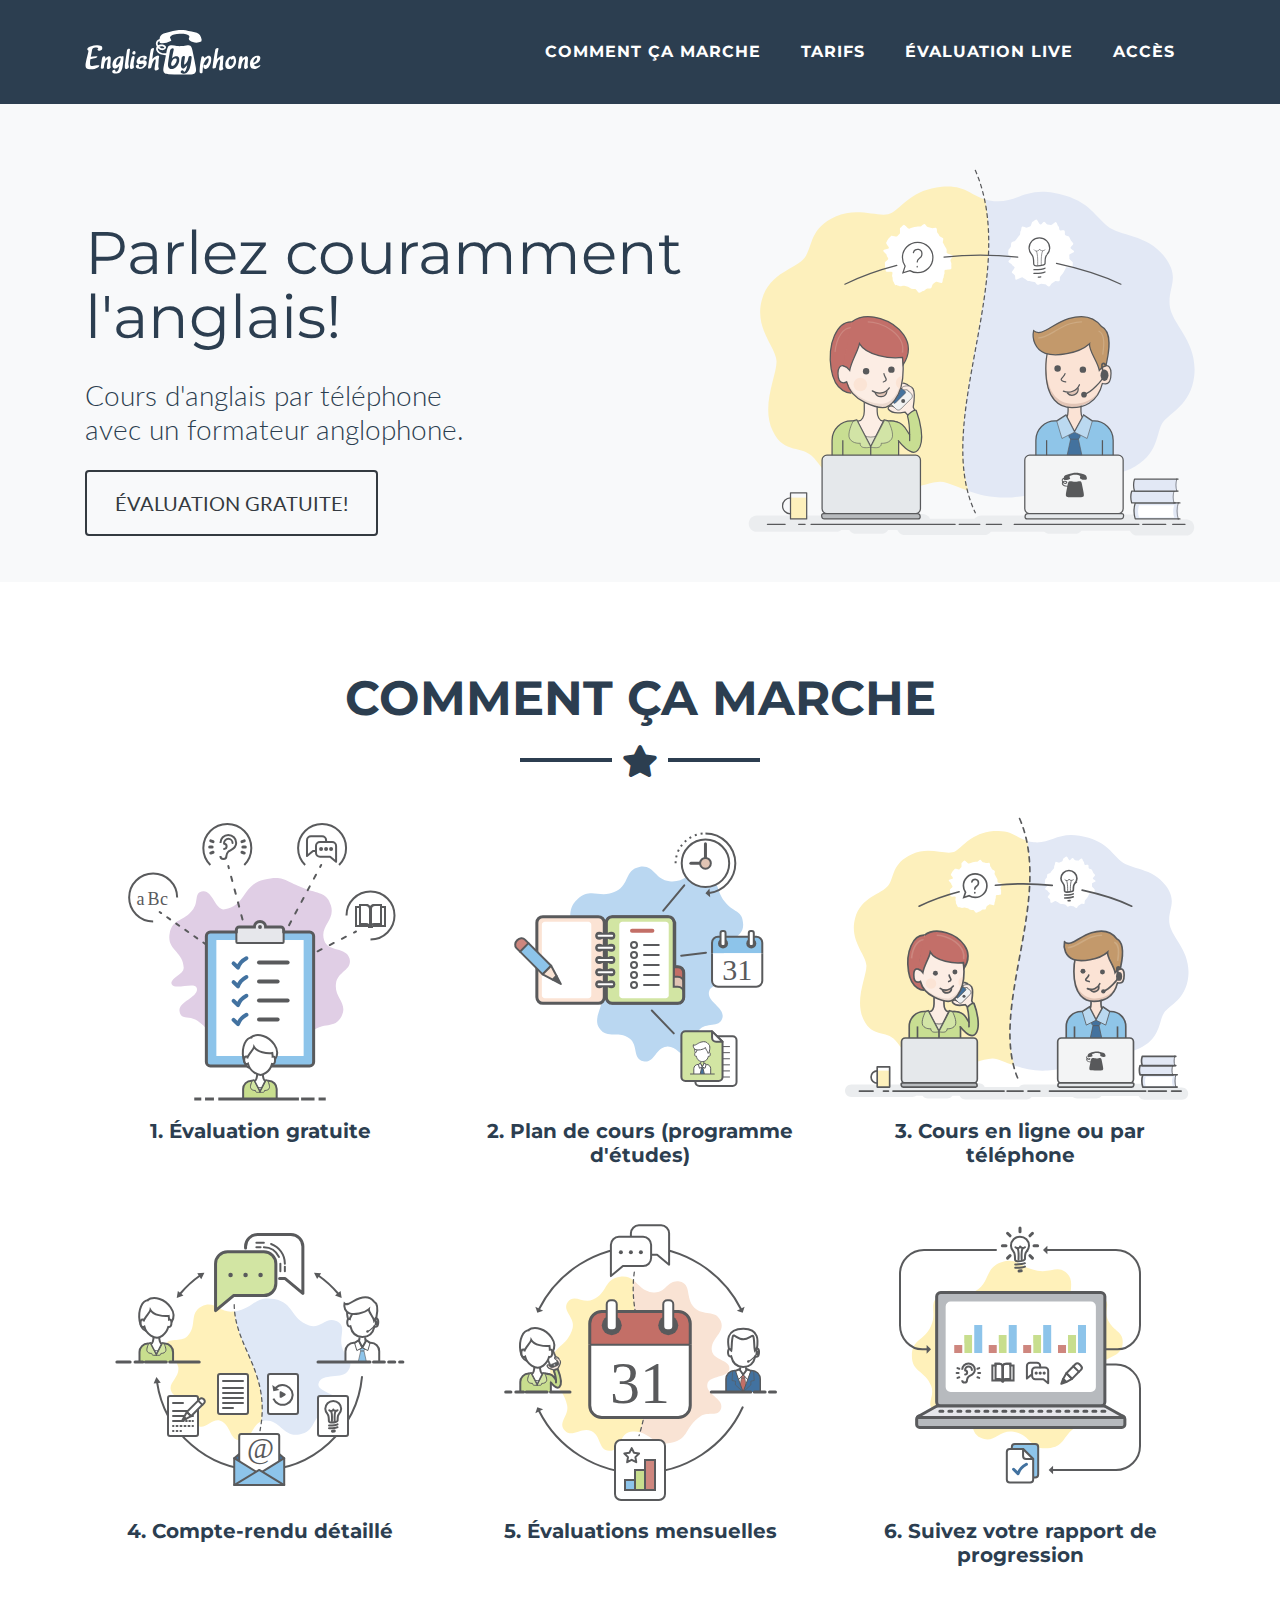
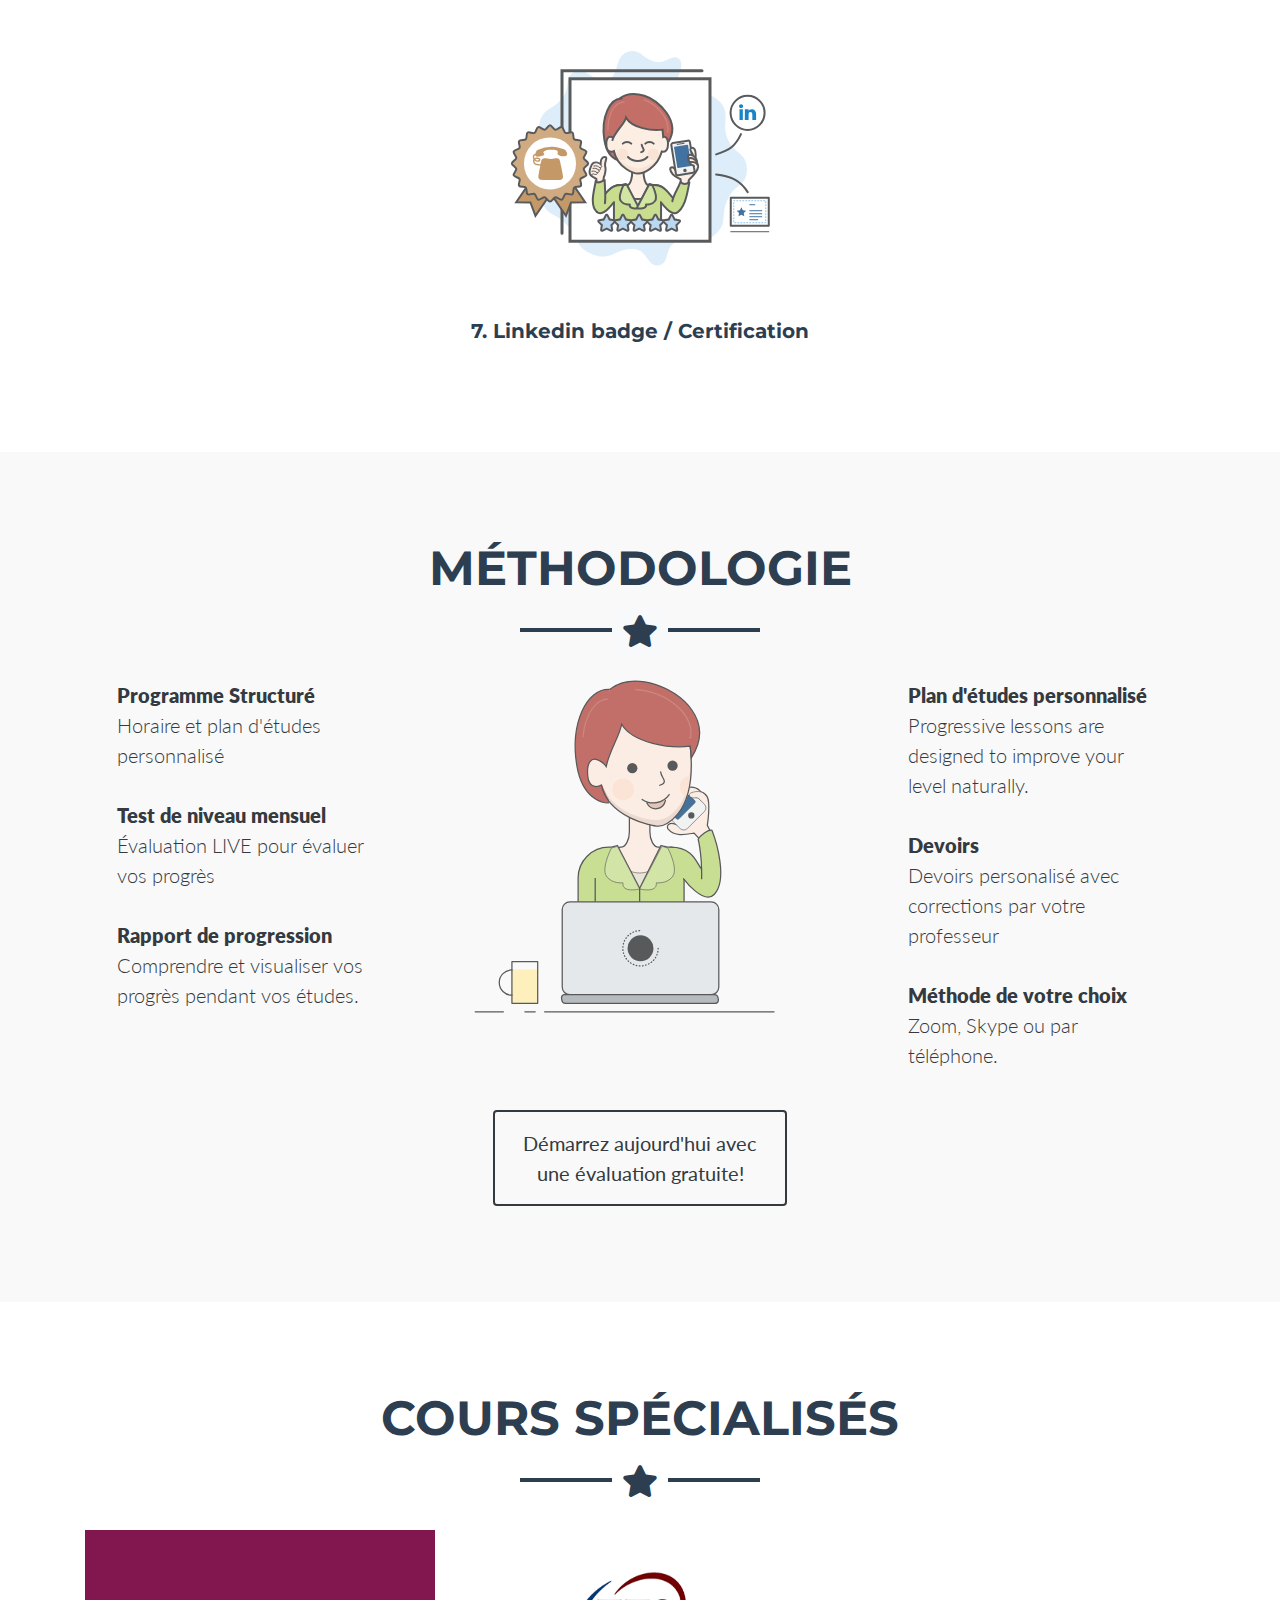
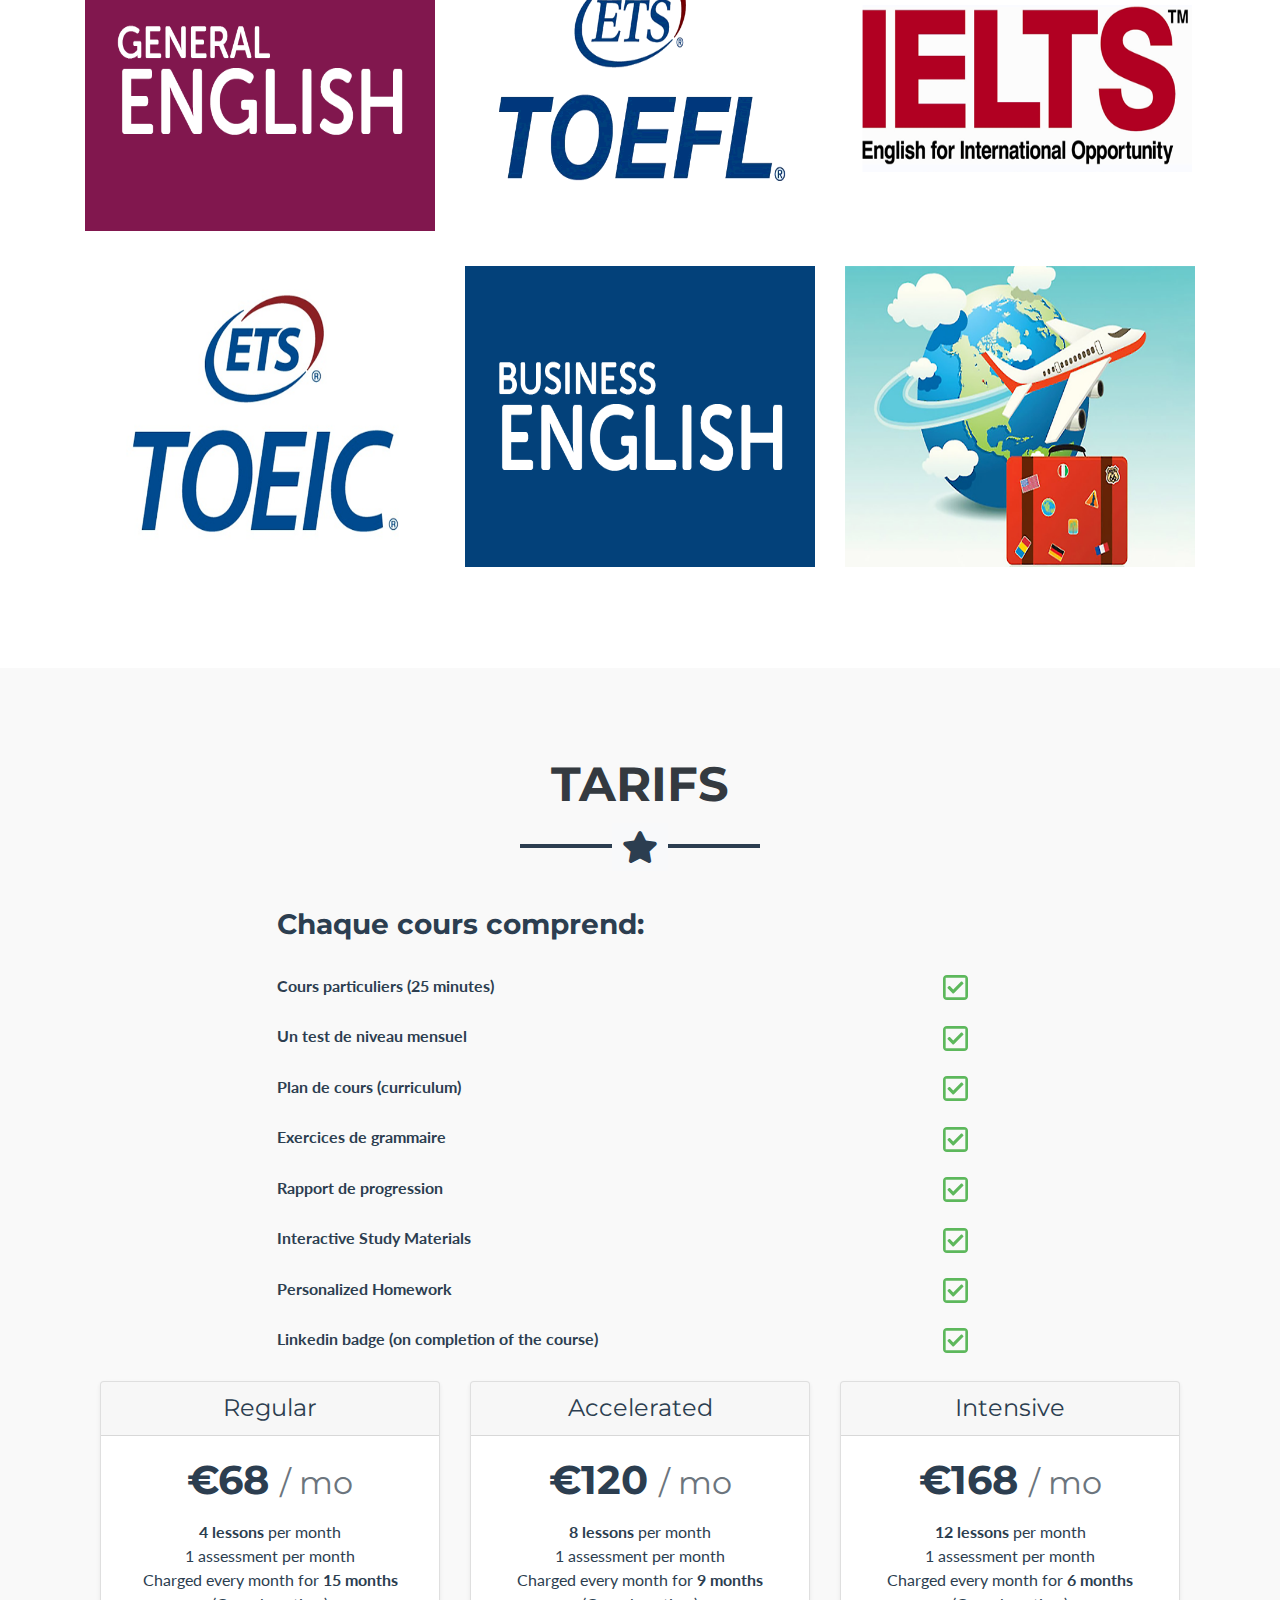
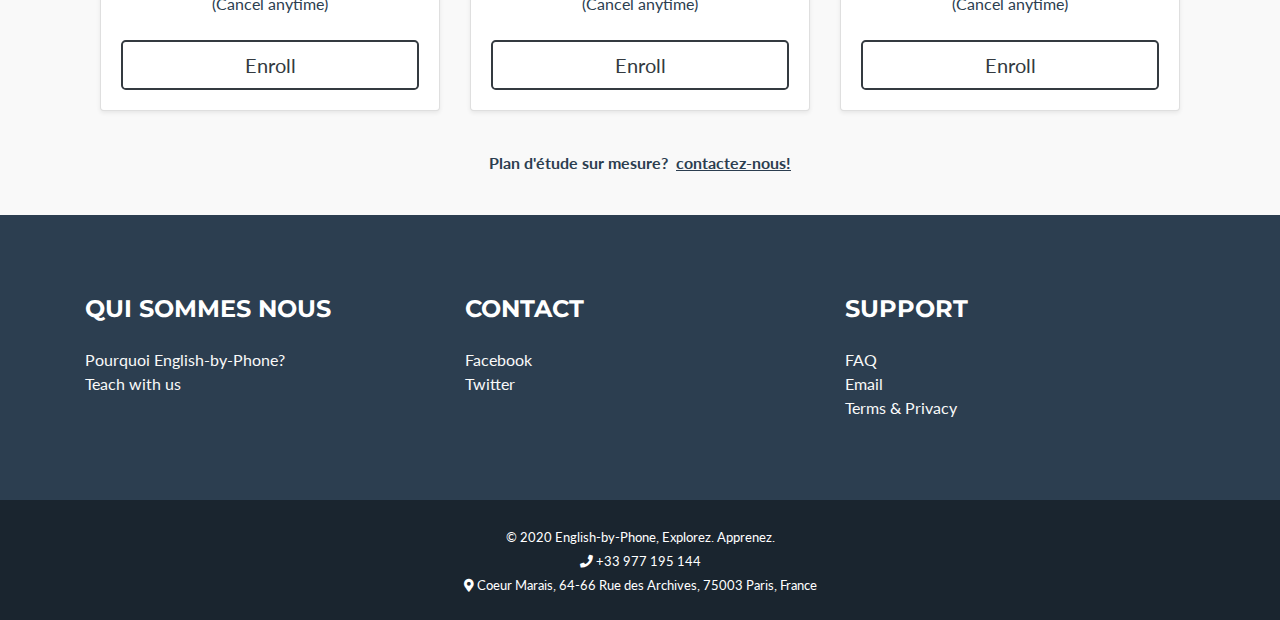
<file: index.html>
<!DOCTYPE html>
<html lang="en">

<head>
  <meta charset="utf-8" />
  <meta name="viewport" content="width=device-width, initial-scale=1, shrink-to-fit=no" />
  <meta name="description" content="" />
  <meta name="author" content="" />

  <title>English-by-Phone - Cours d'anglais par téléphone</title>

  <!-- Bootstrap core CSS -->
  <link href="vendor/bootstrap/css/bootstrap.min.css" rel="stylesheet" />

  <!-- Custom fonts for this template -->
  <link href="vendor/fontawesome-free/css/all.min.css" rel="stylesheet" type="text/css" />
  <link href="https://fonts.googleapis.com/css?family=Montserrat:400,700" rel="stylesheet" type="text/css" />
  <link href="https://fonts.googleapis.com/css?family=Lato:400,700,400italic,700italic" rel="stylesheet" type="text/css" />

  <!-- Plugin CSS -->
  <link href="vendor/magnific-popup/magnific-popup.css" rel="stylesheet" type="text/css" />
  <link href="vendor/owlcarousel/assets/owl.carousel.min.css" rel="stylesheet" type="text/css" />
  <link href="vendor/owlcarousel/assets/owl.theme.default.min.css" rel="stylesheet" type="text/css" />

  <!-- Custom styles for this template -->
  <link href="css/freelancer.min.css" rel="stylesheet" />

<!-- Google Tag Manager -->
<script>(function(w,d,s,l,i){w[l]=w[l]||[];w[l].push({'gtm.start':
  new Date().getTime(),event:'gtm.js'});var f=d.getElementsByTagName(s)[0],
  j=d.createElement(s),dl=l!='dataLayer'?'&l='+l:'';j.async=true;j.src=
  'https://www.googletagmanager.com/gtm.js?id='+i+dl;f.parentNode.insertBefore(j,f);
  })(window,document,'script','dataLayer','GTM-KMNKTQ6');</script>
  <!-- End Google Tag Manager -->

  

  <!-- Favicon -->
  <link rel="shortcut icon" href="fav.png" />
</head>

<body id="page-top">
<!-- Google Tag Manager (noscript) -->
<noscript><iframe src="https://www.googletagmanager.com/ns.html?id=GTM-KMNKTQ6"
  height="0" width="0" style="display:none;visibility:hidden"></iframe></noscript>
  <!-- End Google Tag Manager (noscript) -->

  <!-- Navigation -->
  <nav class="navbar navbar-expand-lg bg-secondary fixed-top text-uppercase" id="mainNav">
    <div class="container">
      <a href="page-top" class="navbar-left"><img src="img/logo.svg" /></a>
      <button class="navbar-toggler navbar-toggler-right text-uppercase bg-primary text-white rounded" type="button"
        data-toggle="collapse" data-target="#navbarResponsive" aria-controls="navbarResponsive" aria-expanded="false"
        aria-label="Toggle navigation">
        Menu <i class="fas fa-bars"></i>
      </button>
      <div class="collapse navbar-collapse" id="navbarResponsive">
        <ul class="navbar-nav ml-auto">
          <li class="nav-item mx-0 mx-lg-1">
            <a class="nav-link py-3 px-0 px-lg-3 rounded js-scroll-trigger" href="#how-it-works">Comment ça marche</a>
          </li>
          <li class="nav-item mx-0 mx-lg-1">
            <a class="nav-link py-3 px-0 px-lg-3 rounded js-scroll-trigger" href="#pricing">Tarifs</a>
          </li>
          <li class="nav-item mx-0 mx-lg-1">
            <a class="nav-link py-3 px-0 px-lg-3 rounded js-scroll-trigger" href="https://languagepanel.com/fra/callback"
              target="_blank">Évaluation live</a>
          </li>
          <li class="nav-item mx-0 mx-lg-1">
            <a class="nav-link py-3 px-0 px-lg-3 rounded js-scroll-trigger" href="https://app.english-by-phone.fr/student"
              target="_blank">Accès</a>
          </li>
        </ul>
      </div>
    </div>
  </nav>

  <!-- Header -->
  <header class="masthead bg-light text-secondary text-center">
    <div class="container">
      <img class="rounded float-right img-fluid mb-5 d-block mx-auto" src="img/lesson.svg" alt="" />
      <h1 class="text-left mb-3 mb-sm-3 mb-md-3">Parlez couramment l'anglais!</h1>
      <h2 class="text-left font-weight-light mb-0">
        Cours d'anglais par téléphone <br />avec un formateur anglophone.
      </h2>
      <div class="text-center mt-4">
        <a class="btn btn-xl btn-outline-dark float-left" href="https://languagepanel.com/fra/callback" target="_blank">ÉVALUATION GRATUITE!</a>
      </div>
    </div>
  </header>

  <!-- How it works - Grid Section -->
  <section class="portfolio" id="how-it-works">
    <div class="container">
      <h2 class="text-center text-uppercase text-secondary mb-0">
        Comment ça marche
      </h2>
      <hr class="star-dark mb-5" />
      <div class="row">
        <div class="col-md-6 col-lg-4">
          <a
            class="portfolio-item  d-block mx-auto"
            href="#portfolio-modal-1" data-slide="0"
          >
            <div
              class="portfolio-item-caption d-flex position-absolute h-100 w-100"
            >
              <div
                class="portfolio-item-caption-content my-auto w-100 text-center text-white"
              >
                <i class="fas fa-search-plus fa-3x"></i>
              </div>
            </div>
            <img
              class="img-fluid mb-2 d-block mx-auto"
              src="img/portfolio/1.svg"
              alt=""
            />
            <h5 class="text-center text-black">1. Évaluation gratuite</h5>
          </a>
        </div>
        <div class="col-md-6 col-lg-4">
          <a class="portfolio-item d-block mx-auto" href="#portfolio-modal-1" data-slide="1">
            <div
              class="portfolio-item-caption d-flex position-absolute h-100 w-100"
            >
              <div
                class="portfolio-item-caption-content my-auto w-100 text-center text-white"
              >
                <i class="fas fa-search-plus fa-3x"></i>
              </div>
            </div>
            <img
              class="img-fluid mb-2 d-block mx-auto"
              src="img/portfolio/2.svg"
              alt=""
            />
            <h5 class="text-center text-black">2. Plan de cours (programme d'études)</h5>
          </a>
        </div>
        <div class="col-md-6 col-lg-4">
          <a class="portfolio-item d-block mx-auto" href="#portfolio-modal-1" data-slide="2">
            <div
              class="portfolio-item-caption d-flex position-absolute h-100 w-100"
            >
              <div
                class="portfolio-item-caption-content my-auto w-100 text-center text-white"
              >
                <i class="fas fa-search-plus fa-3x"></i>
              </div>
            </div>
            <img
              class="img-fluid mb-2 d-block mx-auto"
              src="img/portfolio/3.svg"
              alt=""
            />
            <h5 class="text-center text-black">3. Cours en ligne ou par téléphone</h5>
          </a>
        </div>
        <div class="col-md-6 col-lg-4">
          <a class="portfolio-item d-block mx-auto" href="#portfolio-modal-1" data-slide="3">
            <div
              class="portfolio-item-caption d-flex position-absolute h-100 w-100"
            >
              <div
                class="portfolio-item-caption-content my-auto w-100 text-center text-white"
              >
                <i class="fas fa-search-plus fa-3x"></i>
              </div>
            </div>
            <img
              class="img-fluid mb-2 d-block mx-auto"
              src="img/portfolio/4.svg"
              alt=""
            />
            <h5 class="text-center text-black">4. Compte-rendu détaillé</h5>
          </a>
        </div>
        <div class="col-md-6 col-lg-4">
          <a class="portfolio-item d-block mx-auto" href="#portfolio-modal-1" data-slide="4">
            <div
              class="portfolio-item-caption d-flex position-absolute h-100 w-100"
            >
              <div
                class="portfolio-item-caption-content my-auto w-100 text-center text-white"
              >
                <i class="fas fa-search-plus fa-3x"></i>
              </div>
            </div>
            <img
              class="img-fluid mb-2 d-block mx-auto"
              src="img/portfolio/5.svg"
              alt=""
            />
            <h5 class="text-center text-black">5. Évaluations mensuelles</h5>
          </a>
        </div>
        <div class="col-md-6 col-lg-4">
          <a class="portfolio-item d-block mx-auto" href="#portfolio-modal-1" data-slide="5">
            <div
              class="portfolio-item-caption d-flex position-absolute h-100 w-100"
            >
              <div
                class="portfolio-item-caption-content my-auto w-100 text-center text-white"
              >
                <i class="fas fa-search-plus fa-3x"></i>
              </div>
            </div>
            <img
              class="img-fluid mb-2 d-block mx-auto"
              src="img/portfolio/6.svg"
              alt=""
            />
            <h5 class="text-center text-black">6. Suivez votre rapport de progression</h5>
          </a>
        </div>
      </div>
      <div class="row">
        <div class="col-md-6 col-lg-4 mx-auto">
          <a class="portfolio-item d-block mx-auto" href="#portfolio-modal-1" data-slide="6">
            <div
              class="portfolio-item-caption d-flex position-absolute h-100 w-100"
            >
              <div
                class="portfolio-item-caption-content my-auto w-100 text-center text-white"
              >
                <i class="fas fa-search-plus fa-3x"></i>
              </div>
            </div>
            <img
              class="img-fluid mb-2 d-block mx-auto"
              src="img/portfolio/7.svg"
              alt=""
            />
            <h5 class="text-center text-black">7.  Linkedin badge / Certification</h5>
          </a>
        </div>
      </div>
    </div>
  </section>

  <!-- Features Section -->
  <section class="bg-primary text-dark mb-0" id="features">
    <div class="container">
      <h2 class="text-center text-uppercase text-secondary mb-0">Méthodologie</h2>
      <hr class="star-dark mb-5" />
      <div class="row">
        <div class="col-lg-3 ml-auto">
          <p class="lead">
            <strong>Programme Structuré</strong> <br />Horaire et plan d'études personnalisé<br />
            <br /><strong>Test de niveau mensuel</strong> <br />Évaluation LIVE pour évaluer vos progrès<br />
            <br /><strong>Rapport de progression</strong> <br />Comprendre et visualiser vos progrès pendant vos études.
          </p>
        </div>
        <div class="col-lg-5 mr-auto">
          <img class="img-fluid  mx-auto d-none d-sm-none d-md-none d-lg-block" src="img/student.svg" />
        </div>
        <div class="col-lg-3 mr-auto">
          <p class="lead">
            <strong>Plan d'études personnalisé</strong> <br />Progressive lessons are
            designed to improve your level naturally.<br />
            <br /><strong>Devoirs</strong> <br />Devoirs personalisé avec corrections par votre professeur<br />
            <br /><strong>Méthode de votre choix</strong> <br />Zoom, Skype ou par téléphone.
          </p>
        </div>
      </div>
      <div class="text-center mt-4">
        <a class="btn btn-xl btn-outline-dark" href="https://languagepanel.com/fra/callback" target="_blank">Démarrez aujourd'hui avec<br />une évaluation gratuite!</a>
      </div>
    </div>
  </section>

  <!-- Course Grid Section -->
  <section class="portfolio" id="portfolio">
    <div class="container">
      <h2 class="text-center text-uppercase text-secondary mb-0">Cours spécialisés</h2>
      <hr class="star-dark mb-5" />
      <div class="row">
        <div class="col-md-6 col-lg-4">
          <a class="portfolio-item d-block mx-auto" href="#course-modal-1" data-slide="0">
            <div
              class="portfolio-item-caption d-flex position-absolute h-100 w-100"
            >
              <div
                class="portfolio-item-caption-content my-auto w-100 text-center text-white"
              >
                <i class="fas fa-search-plus fa-3x"></i>
              </div>
            </div>
            <img class="img-fluid" src="img/portfolio/c1.png" alt="" />
          </a>
        </div>
        <div class="col-md-6 col-lg-4">
          <a class="portfolio-item d-block mx-auto" href="#course-modal-1" data-slide="1">
            <div
              class="portfolio-item-caption d-flex position-absolute h-100 w-100"
            >
              <div
                class="portfolio-item-caption-content my-auto w-100 text-center text-white"
              >
                <i class="fas fa-search-plus fa-3x"></i>
              </div>
            </div>
            <img class="img-fluid" src="img/portfolio/c2.png" alt="" />
          </a>
        </div>
        <div class="col-md-6 col-lg-4">
          <a class="portfolio-item d-block mx-auto" href="#course-modal-1" data-slide="2">
            <div
              class="portfolio-item-caption d-flex position-absolute h-100 w-100"
            >
              <div
                class="portfolio-item-caption-content my-auto w-100 text-center text-white"
              >
                <i class="fas fa-search-plus fa-3x"></i>
              </div>
            </div>
            <img class="img-fluid" src="img/portfolio/c3.png" alt="" />
          </a>
        </div>
        <div class="col-md-6 col-lg-4">
          <a class="portfolio-item d-block mx-auto" href="#course-modal-1" data-slide="3">
            <div
              class="portfolio-item-caption d-flex position-absolute h-100 w-100"
            >
              <div
                class="portfolio-item-caption-content my-auto w-100 text-center text-white"
              >
                <i class="fas fa-search-plus fa-3x"></i>
              </div>
            </div>
            <img class="img-fluid" src="img/portfolio/c4.png" alt="" />
          </a>
        </div>
        <div class="col-md-6 col-lg-4">
          <a class="portfolio-item d-block mx-auto" href="#course-modal-1" data-slide="4">
            <div
              class="portfolio-item-caption d-flex position-absolute h-100 w-100"
            >
              <div
                class="portfolio-item-caption-content my-auto w-100 text-center text-white"
              >
                <i class="fas fa-search-plus fa-3x"></i>
              </div>
            </div>
            <img class="img-fluid" src="img/portfolio/c5.png" alt="" />
          </a>
        </div>
        <div class="col-md-6 col-lg-4">
          <a class="portfolio-item d-block mx-auto" href="#course-modal-1" data-slide="5">
            <div
              class="portfolio-item-caption d-flex position-absolute h-100 w-100"
            >
              <div
                class="portfolio-item-caption-content my-auto w-100 text-center text-white"
              >
                <i class="fas fa-search-plus fa-3x"></i>
              </div>
            </div>
            <img class="img-fluid" src="img/portfolio/c6.png" alt="" />
          </a>
        </div>
      </div>
    </div>
  </section>

  <!-- Pricing Section -->
  <section class="bg-primary text-secondary mb-0 pb-4" id="pricing">
    <div class="container">
      <h2 class="text-center text-uppercase text-dark">Tarifs</h2>
      <hr class="star-dark mb-5" />
      <div class="row">
        <table class="table table-borderless w-750 mx-auto">
          <thead>
            <tr>
              <th scope="col">
                <h3>Chaque cours comprend:</h3>
              </th>
            </tr>
          </thead>
          <tbody>
            <tr>
              <th scope="row">Cours particuliers (25 minutes)</th>
              <td><img class="rounded" src="img/check.svg" /></td>
            </tr>
            <tr>
              <th scope="row">Un test de niveau mensuel</th>
              <td><img class="rounded" src="img/check.svg" /></td>
            </tr>
            <tr>
              <th scope="row">Plan de cours (curriculum)</th>
              <td><img class="rounded" src="img/check.svg" /></td>
            </tr>
            <tr>
              <th scope="row">Exercices de grammaire</th>
              <td><img class="rounded" src="img/check.svg" /></td>
            </tr>
            <tr>
              <th scope="row">Rapport de progression</th>
              <td><img class="rounded" src="img/check.svg" /></td>
            </tr>
            <tr>
              <th scope="row">Interactive Study Materials</th>
              <td><img class="rounded" src="img/check.svg" /></td>
            </tr>
            <tr>
              <th scope="row">Personalized Homework</th>
              <td><img class="rounded" src="img/check.svg" /></td>
            </tr>
            <tr>
              <th scope="row">
                Linkedin badge (on completion of the course)
              </th>
              <td><img class="rounded" src="img/check.svg" /></td>
            </tr>
          </tbody>
        </table>
      </div>
      <div class="container">
        <div class="card-deck mb-3 text-center">
          <div class="card mb-4 shadow-sm">
            <div class="card-header">
              <h4 class="my-0 font-weight-normal">Regular</h4>
            </div>
            <div class="card-body">
              <h1 class="card-title pricing-card-title">
                €68 <small class="text-muted">/ mo</small>
              </h1>
              <ul class="list-unstyled mt-3 mb-4">
                <li><strong>4 lessons</strong> per month</li>
                <li>1 assessment per month</li>
                <li>Charged every month for <strong>15 months</strong></li>
                <li>(Cancel anytime)</li>
              </ul>
              <a class="btn btn-lg btn-block btn-outline-dark" href="https://languagepanel.com/plan/fra/buypack/V1JEMDAwOTQ="
                role="button" target="_blank">Enroll</a>
            </div>
          </div>
          <div class="card mb-4 shadow-sm">
            <div class="card-header">
              <h4 class="my-0 font-weight-normal">Accelerated</h4>
            </div>
            <div class="card-body">
              <h1 class="card-title pricing-card-title">
                €120 <small class="text-muted">/ mo</small>
              </h1>
              <ul class="list-unstyled mt-3 mb-4">
                <li><strong>8 lessons</strong> per month</li>
                <li>1 assessment per month</li>
                <li>Charged every month for <strong>9 months</strong></li>
                <li>(Cancel anytime)</li>
              </ul>
              <a class="btn btn-lg btn-block btn-outline-dark" href="https://languagepanel.com/plan/fra/buypack/V1JEMDAwOTU="
                role="button" target="_blank">Enroll</a>
            </div>
          </div>
          <div class="card mb-4 shadow-sm">
            <div class="card-header">
              <h4 class="my-0 font-weight-normal">Intensive</h4>
            </div>
            <div class="card-body">
              <h1 class="card-title pricing-card-title">
                €168 <small class="text-muted">/ mo</small>
              </h1>
              <ul class="list-unstyled mt-3 mb-4">
                <li><strong>12 lessons</strong> per month</li>
                <li>1 assessment per month</li>
                <li>Charged every month for <strong>6 months</strong></li>
                <li>(Cancel anytime)</li>
              </ul>
              <a class="btn btn-lg btn-block btn-outline-dark" href="https://languagepanel.com/plan/fra/buypack/V1JEMDAwOTY="
                role="button" target="_blank">Enroll</a>
            </div>
          </div>
        </div>
        <p class="font-weight-bold text-center">
          Plan d'étude sur mesure?<a href="https://languagepanel.com/fra/mail/contact" target="_blank"
            class="ml-2 clickable">contactez-nous!</a>
        </p>
      </div>
    </div>
  </section>

  <!-- Footer -->
  <footer class="footer">
    <div class="container">
      <div class="row">
        <div class="col-md-4 mb-5 mb-lg-0">
          <h4 class="text-uppercase mb-4">Qui sommes nous</h4>
          <ul class="list-unstyled mb-0">
            <li><a class="" href="faq.html">Pourquoi English-by-Phone?</a></li>
            <a class="" href="https://languagepanel.com/fra/applicant/login#signup" target="_blank">Teach with us</a>
            </li>
          </ul>
        </div>
        <div class="col-md-4 mb-5 mb-lg-0">
          <h4 class="text-uppercase mb-4">Contact</h4>
          <ul class="list-unstyled mb-0">
            <li><a class="" href="https://www.facebook.com/englishbyphonepage/" target="_blank">Facebook</a></li>
            <li><a class="" href="https://twitter.com/EBP_COM" target="_blank">Twitter</a></li>
          </ul>
        </div>
        <div class="col-md-4">
          <h4 class="text-uppercase mb-4">Support</h4>
          <ul class="list-unstyled mb-0">
            <li><a class="" href="faq.html">FAQ</a></li>
            <li><a class="" href="mailto:info@english-by-phone.fr" target="_blank">Email</a></li>
            <li><a class="" href="https://app.termly.io/document/terms-of-use-for-website/51d92c4d-00e1-4226-8684-6da7bcf7bf4e"
                target="_blank">Terms</a> & <a class="" href="https://app.termly.io/document/privacy-policy/3c2e467f-ecc4-4491-ab2a-6cd643a24c1f"
                target="_blank">Privacy</a></li>
          </ul>
        </div>
      </div>
    </div>
  </footer>

  <div class="copyright py-4 text-center text-white">
    <div class="container">
      <small>© 2020 English-by-Phone, Explorez. Apprenez.<br /><i class="fas fa-phone"></i>  +33 977 195 144<br /><i class="fas fa-map-marker-alt"></i> Coeur Marais, 64-66 Rue des Archives, 75003 Paris, France </small>
    </div>
  </div>

  <!--
      Scroll to Top Button (Only visible on small and extra-small screen sizes)
    -->
  <div class="scroll-to-top d-lg-none position-fixed ">
    <a class="js-scroll-trigger d-block text-center text-white rounded" href="#page-top">
      <i class="fa fa-chevron-up"></i>
    </a>
  </div>

  <!-- HOW IT WORKS Modals -->

  <!-- HOW IT WORKS Modal 1 -->
  <div class="portfolio-modal mfp-hide" id="portfolio-modal-1">
    <div class="portfolio-modal-dialog bg-white">
      <div class="owl-carousel owl-theme">
        <div class="item">
          <a class="close-button d-none d-md-block portfolio-modal-dismiss" href="#">
            <i class="fa fa-3x fa-times"></i>
          </a>
          <div class="container text-center">
            <div class="row">
              <div class="col-lg-8 mx-auto">
                <h2 class="text-secondary text-uppercase mb-0">
                  1. Initial evaluation
                </h2>
                <hr class="star-dark mb-5" />
                <img class="img-fluid mb-5" src="img/portfolio/1.svg" alt="" />
                <p class="mb-5">
                  Fill in the free evaluation form and indicate a time that our
                  certified evaluator can call you to assess your level of English
                  proficiency. Our evaluation, developed by certified teachers and
                  linguists, gives you an accurate, academic assessment of your
                  English level pertaining to Grammar, Listening and Reading.
                  After completion, you will have access to your student account
                  where you will find your schedule, curriculum, academic content
                  and progress report.
                </p>
                <a class="btn btn-primary btn-lg rounded-pill portfolio-modal-dismiss close-modal" href="#">
                  <i class="fa fa-close"></i>- CLOSE -</a>
              </div>
            </div>
          </div>
        </div>
        <div class="item">
            <a class="close-button d-none d-md-block portfolio-modal-dismiss" href="#">
                <i class="fa fa-3x fa-times"></i>
              </a>
              <div class="container text-center">
                <div class="row">
                  <div class="col-lg-8 mx-auto">
                    <h2 class="text-secondary text-uppercase mb-0">
                      2. Course Plan (curriculum)
                    </h2>
                    <hr class="star-dark mb-5" />
                    <img class="img-fluid mb-5" src="img/portfolio/2.svg" alt="" />
                    <p class="mb-5">
                      English-by-Phone personalized learning plan approaches focus on
                      strengthening your learning process by becoming aware of your
                      individual learning needs, identifying and applying learning
                      strategies that work best for you. Personalization is an
                      important approach to learning, because not every student learns
                      in exactly the same way and for that reason we provide you a
                      course plan that meets your needs in order to reach your goals.
                      Each GROUP course plans are based on 8 to 12 monthly live
                      lessons + one individual assessment. One-on-one course plan can
                      be customized to your desired schedule.
                    </p>
                    <a class="btn btn-primary btn-lg rounded-pill portfolio-modal-dismiss close-modal" href="#">
                      <i class="fa fa-close"></i>- CLOSE -</a>
                  </div>
                </div>
              </div>
        </div>
        <div class="item">
          <a class="close-button d-none d-md-block portfolio-modal-dismiss" href="#">
            <i class="fa fa-3x fa-times"></i>
          </a>
          <div class="container text-center">
            <div class="row">
              <div class="col-lg-8 mx-auto">
                <h2 class="text-secondary text-uppercase mb-0">
                  3. Live Classes
                </h2>
                <hr class="star-dark mb-5" />
                <img class="img-fluid mb-5" src="img/portfolio/3.svg" alt="" />
                <p class="mb-5">
                  Join your live class according to your pre-defined scheduled and
                  selected course. All you need is a headset and internet
                  connection. Classes are led by our native English speaking
                  teachers and cover a different lesson each day sequentially to
                  your academic plan. Our classes only allows a maximum of 6
                  students to guarantee you a satisfying learning experience while
                  sharing with others who are at your same level of comprehension.
                  During the lesson you will be able to ask questions, interact
                  with your teacher or your classmates and enjoy a full online
                  learning experience.
                </p>
                <a class="btn btn-primary btn-lg rounded-pill portfolio-modal-dismiss close-modal" href="#">
                  <i class="fa fa-close"></i>- CLOSE -</a>
              </div>
            </div>
          </div>
        </div>
        <div class="item">
          <a class="close-button d-none d-md-block portfolio-modal-dismiss" href="#">
            <i class="fa fa-3x fa-times"></i>
          </a>
          <div class="container text-center">
            <div class="row">
              <div class="col-lg-8 mx-auto">
                <h2 class="text-secondary text-uppercase mb-0">
                  4. Class Report
                </h2>
                <hr class="star-dark mb-5" />
                <img class="img-fluid mb-5" src="img/portfolio/4.svg" alt="" />
                <p class="mb-5">
                  After each class, you will receive a personalized class report
                  from your teacher. This report will include: a list of your
                  mistakes with the proper correction, recommendations and notes
                  based on the area of study (e.g., grammar notes, vocabulary
                  notes, etc.); pronunciation tips and audio files for you to
                  understand the proper pronunciation; and an overall review of
                  the live lesson with some recommendations on your performance.
                </p>
                <a class="btn btn-primary btn-lg rounded-pill portfolio-modal-dismiss close-modal" href="#">
                  <i class="fa fa-close"></i>- CLOSE -</a>
              </div>
            </div>
          </div>
        </div>
        <div class="item">
            <a class="close-button d-none d-md-block portfolio-modal-dismiss" href="#">
              <i class="fa fa-3x fa-times"></i>
            </a>
            <div class="container text-center">
              <div class="row">
                <div class="col-lg-8 mx-auto">
                  <h2 class="text-secondary text-uppercase mb-0">
                    5. Monthly assessment
                  </h2>
                  <hr class="star-dark mb-5" />
                  <img class="img-fluid mb-5" src="img/portfolio/5.svg" alt="" />
                  <p class="mb-5">
                    Once a month, you will attend a 1-on-1 session with a certified
                    evaluator to assess your progress. Each test will be perform
                    individually and will help us determinate if you meet all the
                    oral and written skills to move to the next level. Before each
                    assessment you will be require to complete a set of exercises,
                    and once your evaluation is completed you will receive a full
                    detailed report with the results per competence, which you will
                    be able to track through our progress report.
                  </p>
                  <a class="btn btn-primary btn-lg rounded-pill portfolio-modal-dismiss close-modal" href="#">
                    <i class="fa fa-close"></i>- CLOSE -</a>
                </div>
              </div>
            </div>
        </div>
        <div class="item">
            <a class="close-button d-none d-md-block portfolio-modal-dismiss" href="#">
              <i class="fa fa-3x fa-times"></i>
            </a>
            <div class="container text-center">
              <div class="row">
                <div class="col-lg-8 mx-auto">
                  <h2 class="text-secondary text-uppercase mb-0">
                    6. Track your progress
                  </h2>
                  <hr class="star-dark mb-5" />
                  <img class="img-fluid mb-5" src="img/portfolio/6.svg" alt="" />
                  <p class="mb-5">
                    English-by-Phone ongoing progress report is alined with
                    international standards and has been design to help you track
                    your improvement since the first month. You can access it from
                    your student account and it will be updated on a monthly basis
                    after each assessment. Your progress report Includes
                    consolidated information per competencies which will help you
                    focus in any specific area of improvement. The report will also
                    include consistent criteria for advancing from one proficiency
                    level to another. The English-by-Phone teachers will monitor the
                    progress you make in listening, speaking, reading, and writing.
                  </p>
                  <a class="btn btn-primary btn-lg rounded-pill portfolio-modal-dismiss close-modal" href="#">
                    <i class="fa fa-close"></i>- CLOSE -</a>
                </div>
              </div>
            </div>
        </div>
        <div class="item">
            <a class="close-button d-none d-md-block portfolio-modal-dismiss" href="#">
              <i class="fa fa-3x fa-times"></i>
            </a>
            <div class="container text-center">
              <div class="row">
                <div class="col-lg-8 mx-auto">
                  <h2 class="text-secondary text-uppercase mb-0">
                    7. Linkedin badge or Certificate
                  </h2>
                  <hr class="star-dark mb-5" />
                  <img class="img-fluid mb-5" src="img/portfolio/7.svg" alt="" />
                  <p class="mb-5">
                    Get your badge or certificate. After you reach a new level, we'll provide you with a certificate level of
                    proficiency which can be used to boost your qualifications in your resume. At English-by-Phone we'll make
                    sure to make you feel confident to communicate effectively in real-life situations. your linkedIn profile
                    and increase your number of views with our pre-designed badge of proficiency.
                  </p>
                  <a class="btn btn-primary btn-lg rounded-pill portfolio-modal-dismiss close-modal" href="#">
                    <i class="fa fa-close"></i>- CLOSE -</a>
                </div>
              </div>
            </div>
        </div>
      </div>
    </div>
  </div>

  <!-- HOW IT WORKS Modal 2 -->
  <!--<div class="portfolio-modal mfp-hide" id="portfolio-modal-2">
    <div class="portfolio-modal-dialog bg-white">
      <a class="close-button d-none d-md-block portfolio-modal-dismiss" href="#">
        <i class="fa fa-3x fa-times"></i>
      </a>
      <div class="container text-center">
        <div class="row">
          <div class="col-lg-8 mx-auto">
            <h2 class="text-secondary text-uppercase mb-0">
              2. Course Plan (curriculum)
            </h2>
            <hr class="star-dark mb-5" />
            <img class="img-fluid mb-5" src="img/portfolio/2.svg" alt="" />
            <p class="mb-5">
              English-by-Phone personalized learning plan approaches focus on
              strengthening your learning process by becoming aware of your
              individual learning needs, identifying and applying learning
              strategies that work best for you. Personalization is an
              important approach to learning, because not every student learns
              in exactly the same way and for that reason we provide you a
              course plan that meets your needs in order to reach your goals.
              Each GROUP course plans are based on 8 to 12 monthly live
              lessons + one individual assessment. One-on-one course plan can
              be customized to your desired schedule.
            </p>
            <a class="btn btn-primary btn-lg rounded-pill portfolio-modal-dismiss close-modal" href="#">
              <i class="fa fa-close"></i>- CLOSE -</a>
          </div>
        </div>
      </div>
    </div>
  </div>-->

  <!-- HOW IT WORKS Modal 3 -->
  <!--<div class="portfolio-modal mfp-hide" id="portfolio-modal-3">
    <div class="portfolio-modal-dialog bg-white">
      <a class="close-button d-none d-md-block portfolio-modal-dismiss" href="#">
        <i class="fa fa-3x fa-times"></i>
      </a>
      <div class="container text-center">
        <div class="row">
          <div class="col-lg-8 mx-auto">
            <h2 class="text-secondary text-uppercase mb-0">
              3. Live Classes
            </h2>
            <hr class="star-dark mb-5" />
            <img class="img-fluid mb-5" src="img/portfolio/3.svg" alt="" />
            <p class="mb-5">
              Join your live class according to your pre-defined scheduled and
              selected course. All you need is a headset and internet
              connection. Classes are led by our native English speaking
              teachers and cover a different lesson each day sequentially to
              your academic plan. Our classes only allows a maximum of 6
              students to guarantee you a satisfying learning experience while
              sharing with others who are at your same level of comprehension.
              During the lesson you will be able to ask questions, interact
              with your teacher or your classmates and enjoy a full online
              learning experience.
            </p>
            <a class="btn btn-primary btn-lg rounded-pill portfolio-modal-dismiss close-modal" href="#">
              <i class="fa fa-close"></i>- CLOSE -</a>
          </div>
        </div>
      </div>
    </div>
  </div>-->

  <!-- HOW IT WORKS Modal 4 -->
  <!--<div class="portfolio-modal mfp-hide" id="portfolio-modal-4">
    <div class="portfolio-modal-dialog bg-white">
      <a class="close-button d-none d-md-block portfolio-modal-dismiss" href="#">
        <i class="fa fa-3x fa-times"></i>
      </a>
      <div class="container text-center">
        <div class="row">
          <div class="col-lg-8 mx-auto">
            <h2 class="text-secondary text-uppercase mb-0">
              4. Class Report
            </h2>
            <hr class="star-dark mb-5" />
            <img class="img-fluid mb-5" src="img/portfolio/4.svg" alt="" />
            <p class="mb-5">
              After each class, you will receive a personalized class report
              from your teacher. This report will include: a list of your
              mistakes with the proper correction, recommendations and notes
              based on the area of study (e.g., grammar notes, vocabulary
              notes, etc.); pronunciation tips and audio files for you to
              understand the proper pronunciation; and an overall review of
              the live lesson with some recommendations on your performance.
            </p>
            <a class="btn btn-primary btn-lg rounded-pill portfolio-modal-dismiss close-modal" href="#">
              <i class="fa fa-close"></i>- CLOSE -</a>
          </div>
        </div>
      </div>
    </div>
  </div>-->

  <!-- HOW IT WORKS Modal 5 -->
  <!--<div class="portfolio-modal mfp-hide" id="portfolio-modal-5">
    <div class="portfolio-modal-dialog bg-white">
      <a class="close-button d-none d-md-block portfolio-modal-dismiss" href="#">
        <i class="fa fa-3x fa-times"></i>
      </a>
      <div class="container text-center">
        <div class="row">
          <div class="col-lg-8 mx-auto">
            <h2 class="text-secondary text-uppercase mb-0">
              5. Monthly assessment
            </h2>
            <hr class="star-dark mb-5" />
            <img class="img-fluid mb-5" src="img/portfolio/5.svg" alt="" />
            <p class="mb-5">
              Once a month, you will attend a 1-on-1 session with a certified
              evaluator to assess your progress. Each test will be perform
              individually and will help us determinate if you meet all the
              oral and written skills to move to the next level. Before each
              assessment you will be require to complete a set of exercises,
              and once your evaluation is completed you will receive a full
              detailed report with the results per competence, which you will
              be able to track through our progress report.
            </p>
            <a class="btn btn-primary btn-lg rounded-pill portfolio-modal-dismiss close-modal" href="#">
              <i class="fa fa-close"></i>- CLOSE -</a>
          </div>
        </div>
      </div>
    </div>
  </div>-->

  <!-- HOW IT WORKS Modal 6 -->
  <!--<div class="portfolio-modal mfp-hide" id="portfolio-modal-6">
    <div class="portfolio-modal-dialog bg-white">
      <a class="close-button d-none d-md-block portfolio-modal-dismiss" href="#">
        <i class="fa fa-3x fa-times"></i>
      </a>
      <div class="container text-center">
        <div class="row">
          <div class="col-lg-8 mx-auto">
            <h2 class="text-secondary text-uppercase mb-0">
              6. Track your progress
            </h2>
            <hr class="star-dark mb-5" />
            <img class="img-fluid mb-5" src="img/portfolio/6.svg" alt="" />
            <p class="mb-5">
              English-by-Phone ongoing progress report is alined with
              international standards and has been design to help you track
              your improvement since the first month. You can access it from
              your student account and it will be updated on a monthly basis
              after each assessment. Your progress report Includes
              consolidated information per competencies which will help you
              focus in any specific area of improvement. The report will also
              include consistent criteria for advancing from one proficiency
              level to another. The English-by-Phone teachers will monitor the
              progress you make in listening, speaking, reading, and writing.
            </p>
            <a class="btn btn-primary btn-lg rounded-pill portfolio-modal-dismiss close-modal" href="#">
              <i class="fa fa-close"></i>- CLOSE -</a>
          </div>
        </div>
      </div>
    </div>
  </div>-->

  <!-- HOW IT WORKS Modal 7 -->
  <!--<div class="portfolio-modal mfp-hide" id="portfolio-modal-7">
    <div class="portfolio-modal-dialog bg-white">
      <a class="close-button d-none d-md-block portfolio-modal-dismiss" href="#">
        <i class="fa fa-3x fa-times"></i>
      </a>
      <div class="container text-center">
        <div class="row">
          <div class="col-lg-8 mx-auto">
            <h2 class="text-secondary text-uppercase mb-0">
              7. Linkedin badge or Certificate
            </h2>
            <hr class="star-dark mb-5" />
            <img class="img-fluid mb-5" src="img/portfolio/7.svg" alt="" />
            <p class="mb-5">
              Get your badge or certificate. After you reach a new level, we'll provide you with a certificate level of
              proficiency which can be used to boost your qualifications in your resume. At English-by-Phone we'll make
              sure to make you feel confident to communicate effectively in real-life situations. your linkedIn profile
              and increase your number of views with our pre-designed badge of proficiency.
            </p>
            <a class="btn btn-primary btn-lg rounded-pill portfolio-modal-dismiss close-modal" href="#">
              <i class="fa fa-close"></i>- CLOSE -</a>
          </div>
        </div>
      </div>
    </div>
  </div>-->

  <!-- COURSES Modals -->

  <!-- COURSES Modal 1 -->
  <div class="portfolio-modal mfp-hide" id="course-modal-1">
    <div class="portfolio-modal-dialog bg-white">
      <div class="owl-carousel owl-theme">
        <div class="item">
          <a class="close-button d-none d-md-block portfolio-modal-dismiss" href="#">
            <i class="fa fa-3x fa-times"></i>
          </a>
          <div class="container text-center">
            <div class="row">
              <div class="col-lg-8 mx-auto">
                <h2 class="text-secondary text-uppercase mb-0">
                  General English
                </h2>
                <hr class="star-dark mb-5" />
                <img class="img-fluid mb-5" src="img/portfolio/c1.png" alt="" />
                <p class="mb-5">
                  Our General English courses are designed to improve every aspect
                  of your English. Each lesson has clear objectives that
                  contribute to your overall progress and moves you closer to
                  achieving your language goal and take you all the way to
                  fluency. See your confidence improve as we train you in all four
                  communication skills: speaking, listening, reading and writing.
                  You’ll also learn vocabulary and grammar, and how to speak in
                  formal and informal discussions. This course is available at all
                  levels from Elementary (A1) to Advanced (C2) and you will be
                  placed in a class which is suitable for your level.
                  English-by-Phone offers you a variety of materials and online
                  resources, which combined with live speaking practices and
                  individual assessments will guarantee you the necessary skill to
                  be fluent in English.
                </p>
                <a class="btn btn-primary btn-lg rounded-pill portfolio-modal-dismiss close-modal" href="#">
                  <i class="fa fa-close"></i>- CLOSE -</a>
              </div>
            </div>
          </div>
        </div>
        <div class="item">
          <a class="close-button d-none d-md-block portfolio-modal-dismiss" href="#">
            <i class="fa fa-3x fa-times"></i>
          </a>
          <div class="container text-center">
            <div class="row">
              <div class="col-lg-8 mx-auto">
                <h2 class="text-secondary text-uppercase mb-0">
                  TOEFL Preparation
                </h2>
                <hr class="star-dark mb-5" />
                <img class="img-fluid mb-5" src="img/portfolio/c2.png" alt="" />
                <p class="mb-5">
                  The TOEFL test is the most widely respected English-language
                  test in the world, recognized by more than 9,000 colleges,
                  universities and agencies in more than 130 countries, including
                  Australia, Canada, the U.K. and the United States. At
                  English-by-Phone we focus on test-taking strategies and
                  highlight the academic English skills needed for exam success.
                  The course includes TOEFL®-focused reading, writing, listening
                  and speaking, plus practice exam questions and online simulation
                  tests that mirror the real TOEFL. Group and private lessons are
                  available for your convenience. One of our certified teacher
                  will work directly with you to help you achieve a high score in
                  this internationally recognized test.
                </p>
                <a class="btn btn-primary btn-lg rounded-pill portfolio-modal-dismiss close-modal" href="#">
                  <i class="fa fa-close"></i>- CLOSE -</a>
              </div>
            </div>
          </div>
        </div>
        <div class="item">
            <a class="close-button d-none d-md-block portfolio-modal-dismiss" href="#">
              <i class="fa fa-3x fa-times"></i>
            </a>
            <div class="container text-center">
              <div class="row">
                <div class="col-lg-8 mx-auto">
                  <h2 class="text-secondary text-uppercase mb-0">IELTS Exam</h2>
                  <hr class="star-dark mb-5" />
                  <img class="img-fluid mb-5" src="img/portfolio/c3.png" alt="" />
                  <p class="mb-5">
                    IELTS is the high-stakes English test for study, migration or
                    work abroad. The IELTS test assesses your abilities in
                    listening, reading, writing and speaking – in less than three
                    hours. There are two types of the IELTS test: IELTS Academic and
                    IELTS General Training. Listening and Speaking are the same for
                    both tests, but the subject matter of the Reading and Writing
                    components differs depending on which test you take. At
                    English-by-Phone we had developed a complete course which will
                    help you to: - Practice and develop skills and strategies by
                    completing IELTS-style practice tests in reading, listening,
                    speaking and writing. - Enjoy lessons that use modern,
                    communication-centred activities, teaching methods and
                    materials. - Develop your reading, writing, listening and
                    speaking English skills during your privates and group lessons.
                    Get comments and feedback from your academic advisor. - Follow
                    your progress through your student account.
                  </p>
                  <a class="btn btn-primary btn-lg rounded-pill portfolio-modal-dismiss close-modal" href="#">
                    <i class="fa fa-close"></i>- CLOSE -</a>
                </div>
              </div>
            </div>
        </div>
        <div class="item">
            <a class="close-button d-none d-md-block portfolio-modal-dismiss" href="#">
              <i class="fa fa-3x fa-times"></i>
            </a>
            <div class="container text-center">
              <div class="row">
                <div class="col-lg-8 mx-auto">
                  <h2 class="text-secondary text-uppercase mb-0">TOEIC Exam</h2>
                  <hr class="star-dark mb-5" />
                  <img class="img-fluid mb-5" src="img/portfolio/c4.png" alt="" />
                  <p class="mb-5">
                    For more than 30 years the TOEIC® test has been the global
                    standard for measuring workplace English-language communication
                    skills.More than 2000 international companies use TOEIC scores
                    for English language assessment and employee selection. The
                    focus of this class is to prepare students to successfully pass
                    the TOEIC test. Our classes are kept small in order to ensure a
                    high degree of student-teacher interaction. Average class-size
                    is 6 to 8 students. Qualities makes the TOEIC tests the global
                    standard for assessing English language proficiency in all four
                    skills: listening, reading, speaking and writing. The TOEIC
                    tests accurately measure English proficiency at all levels from
                    Beginner levels, Intermediate levels, to Advanced levels. TOEIC
                    Preparation course provide test takers with a complete source of
                    information from TOEIC sample questions, TOEIC Speaking practice
                    and TOEIC writing practice to help them familiarise and better
                    prepare for the day of the test. The TOEIC Score Reports and
                    TOEIC certificates provide essential information for both score
                    users and test takers. These reports come along with a an
                    assessment level and a description of the English-language
                    strengths typical of test-takers performing at various score
                    levels.-
                  </p>
                  <a class="btn btn-primary btn-lg rounded-pill portfolio-modal-dismiss close-modal" href="#">
                    <i class="fa fa-close"></i>- CLOSE -</a>
                </div>
              </div>
            </div>
        </div>
        <div class="item">
            <a class="close-button d-none d-md-block portfolio-modal-dismiss" href="#">
              <i class="fa fa-3x fa-times"></i>
            </a>
            <div class="container text-center">
              <div class="row">
                <div class="col-lg-8 mx-auto">
                  <h2 class="text-secondary text-uppercase mb-0">
                    Business English
                  </h2>
                  <hr class="star-dark mb-5" />
                  <img class="img-fluid mb-5" src="img/portfolio/c5.png" alt="" />
                  <p class="mb-5">
                    Improve your skills and take the next step in your career.
                    Whether it's writing a CV and finding your first job in English
                    or presenting to an international board of directors. Our
                    business English course is the first step. Because a business
                    relationship is like any relationship - it's built on good
                    communication. Covering a wide range of business-related topics,
                    this course incorporates role play, listening tasks,
                    conversation dialogues, and grammar consolidation worksheets.
                    The Business Topics course is ideal for building vocabulary,
                    dealing with professional situations in English, and
                    strengthening spoken fluency and written communication. The
                    Business Topics course is suitable for intermediate English
                    learners, which means you should have a solid foundation of
                    English grammar, vocabulary, and some speaking and listening
                    experience already. This course is perfect for entrepreneurs and
                    business professionals who need to improve their English
                    communication in the workplace. Our course starts with the
                    basics, such as English telephone etiquette, key conversation
                    vocabulary, writing a CV and sending an email. Progress to
                    having a meeting in English, negotiating a deal and giving a
                    successful presentation. You’ll also be taught how to perfect a
                    professional email, letter and business writing skills. All with
                    the help of our interactive courseware and native speaking
                    teachers.
                  </p>
                  <a class="btn btn-primary btn-lg rounded-pill portfolio-modal-dismiss close-modal" href="#">
                    <i class="fa fa-close"></i>- CLOSE -</a>
                </div>
              </div>
            </div>
        </div>
        <div class="item">
            <a class="close-button d-none d-md-block portfolio-modal-dismiss" href="#">
              <i class="fa fa-3x fa-times"></i>
            </a>
            <div class="container text-center">
              <div class="row">
                <div class="col-lg-8 mx-auto">
                  <h2 class="text-secondary text-uppercase mb-0">Travel English</h2>
                  <hr class="star-dark mb-5" />
                  <img class="img-fluid mb-5" src="img/portfolio/c6.png" alt="" />
                  <p class="mb-5">
                    Wherever you travel, speaking English will help you to make
                    bookings, ask questions and get to the places you want to go.
                    Regardless which country are you travelling to or the purpose of
                    your trip, speaking English will make your life much easier.
                    Class Summary Leave for your next trip abroad with the English
                    language skills to navigate the world. Typical travel
                    experiences are covered, including hotel bookings, airport
                    scenarios, buying tickets, and making dinner reservations. There
                    are plenty of opportunities to practice your new conversation
                    skills with language partners. What Should I Know? This course
                    is suitable for beginners and intermediate language learners.
                    You don’t need any English-speaking experience, but bring lots
                    of enthusiasm with you, and be prepared to work hard and have
                    some fun while you’re at it. What Will I Learn? You’ll gain the
                    tools you need to communicate in English while you travel: book
                    hotels, deal with unforeseen problems at the airport, change
                    your travel plans, book a restaurant, ask for directions, or buy
                    tickets to a show. You’ll work with a partner to apply your new
                    skills and vocabulary. Tasks are accompanied by colourful images
                    and plenty of familiar travel situations Our travel English
                    course will teach you how to confidently perform everyday tasks
                    like booking flights or hotels, confirming reservations, and
                    asking for directions. Once you have these skills: the world is
                    open to you. To become a naturalized U.S. citizen, you must pass
                    the naturalization test. At your naturalization interview, you
                    will be required to answer questions about your application and
                    background. You will also take an English and civics test.
                    English-by-Phone has develop a complete course which will help
                    you to get prepare for your English interview covering the three
                    major components; speaking, reading and writing. Speaking Test
                    Your ability to speak English will be determined by a USCIS
                    Officer during your eligibility interview. During your private
                    lessons you will have the opportunity to simulate with your
                    teacher a real interview which will give you the confidence and
                    neccesary skill to success in the real interview. Reading Test
                    You must read aloud one out of three sentences correctly to
                    demonstrate an ability to read in English. The Reading Test
                    Vocabulary designed by English-by-Phone will help you study for
                    the English reading portion of the naturalization test. The
                    content focuses on civics and history topics. Writing Test You
                    must write one out of three sentences correctly to demonstrate
                    an ability to write in English. The Writing Test Vocabulary
                    designed by English-by-Phone will help you study for the English
                    writing portion of the naturalization test. The results will be
                    review by your teacher who will provide you with comments and
                    corrections.
                  </p>
                  <a class="btn btn-primary btn-lg rounded-pill portfolio-modal-dismiss close-modal" href="#">
                    <i class="fa fa-close"></i>- CLOSE -</a>
                </div>
              </div>
            </div>
        </div>
      </div>
    </div>
  </div>

  <!-- COURSES Modal 2 -->
  <!--<div class="portfolio-modal mfp-hide" id="course-modal-2">
    <div class="portfolio-modal-dialog bg-white">
      <a class="close-button d-none d-md-block portfolio-modal-dismiss" href="#">
        <i class="fa fa-3x fa-times"></i>
      </a>
      <div class="container text-center">
        <div class="row">
          <div class="col-lg-8 mx-auto">
            <h2 class="text-secondary text-uppercase mb-0">
              TOEFL Preparation
            </h2>
            <hr class="star-dark mb-5" />
            <img class="img-fluid mb-5" src="img/portfolio/c2.png" alt="" />
            <p class="mb-5">
              The TOEFL test is the most widely respected English-language
              test in the world, recognized by more than 9,000 colleges,
              universities and agencies in more than 130 countries, including
              Australia, Canada, the U.K. and the United States. At
              English-by-Phone we focus on test-taking strategies and
              highlight the academic English skills needed for exam success.
              The course includes TOEFL®-focused reading, writing, listening
              and speaking, plus practice exam questions and online simulation
              tests that mirror the real TOEFL. Group and private lessons are
              available for your convenience. One of our certified teacher
              will work directly with you to help you achieve a high score in
              this internationally recognized test.
            </p>
            <a class="btn btn-primary btn-lg rounded-pill portfolio-modal-dismiss close-modal" href="#">
              <i class="fa fa-close"></i>- CLOSE -</a>
          </div>
        </div>
      </div>
    </div>
  </div>-->

  <!-- COURSES Modal 3 -->
  <!--<div class="portfolio-modal mfp-hide" id="course-modal-3">
    <div class="portfolio-modal-dialog bg-white">
      <a class="close-button d-none d-md-block portfolio-modal-dismiss" href="#">
        <i class="fa fa-3x fa-times"></i>
      </a>
      <div class="container text-center">
        <div class="row">
          <div class="col-lg-8 mx-auto">
            <h2 class="text-secondary text-uppercase mb-0">IELTS Exam</h2>
            <hr class="star-dark mb-5" />
            <img class="img-fluid mb-5" src="img/portfolio/c3.png" alt="" />
            <p class="mb-5">
              IELTS is the high-stakes English test for study, migration or
              work abroad. The IELTS test assesses your abilities in
              listening, reading, writing and speaking – in less than three
              hours. There are two types of the IELTS test: IELTS Academic and
              IELTS General Training. Listening and Speaking are the same for
              both tests, but the subject matter of the Reading and Writing
              components differs depending on which test you take. At
              English-by-Phone we had developed a complete course which will
              help you to: - Practice and develop skills and strategies by
              completing IELTS-style practice tests in reading, listening,
              speaking and writing. - Enjoy lessons that use modern,
              communication-centred activities, teaching methods and
              materials. - Develop your reading, writing, listening and
              speaking English skills during your privates and group lessons.
              Get comments and feedback from your academic advisor. - Follow
              your progress through your student account.
            </p>
            <a class="btn btn-primary btn-lg rounded-pill portfolio-modal-dismiss close-modal" href="#">
              <i class="fa fa-close"></i>- CLOSE -</a>
          </div>
        </div>
      </div>
    </div>
  </div>-->

  <!-- COURSES Modal 4 -->
  <!--<div class="portfolio-modal mfp-hide" id="course-modal-4">
    <div class="portfolio-modal-dialog bg-white">
      <a class="close-button d-none d-md-block portfolio-modal-dismiss" href="#">
        <i class="fa fa-3x fa-times"></i>
      </a>
      <div class="container text-center">
        <div class="row">
          <div class="col-lg-8 mx-auto">
            <h2 class="text-secondary text-uppercase mb-0">TOEIC Exam</h2>
            <hr class="star-dark mb-5" />
            <img class="img-fluid mb-5" src="img/portfolio/c4.png" alt="" />
            <p class="mb-5">
              For more than 30 years the TOEIC® test has been the global
              standard for measuring workplace English-language communication
              skills.More than 2000 international companies use TOEIC scores
              for English language assessment and employee selection. The
              focus of this class is to prepare students to successfully pass
              the TOEIC test. Our classes are kept small in order to ensure a
              high degree of student-teacher interaction. Average class-size
              is 6 to 8 students. Qualities makes the TOEIC tests the global
              standard for assessing English language proficiency in all four
              skills: listening, reading, speaking and writing. The TOEIC
              tests accurately measure English proficiency at all levels from
              Beginner levels, Intermediate levels, to Advanced levels. TOEIC
              Preparation course provide test takers with a complete source of
              information from TOEIC sample questions, TOEIC Speaking practice
              and TOEIC writing practice to help them familiarise and better
              prepare for the day of the test. The TOEIC Score Reports and
              TOEIC certificates provide essential information for both score
              users and test takers. These reports come along with a an
              assessment level and a description of the English-language
              strengths typical of test-takers performing at various score
              levels.-
            </p>
            <a class="btn btn-primary btn-lg rounded-pill portfolio-modal-dismiss close-modal" href="#">
              <i class="fa fa-close"></i>- CLOSE -</a>
          </div>
        </div>
      </div>
    </div>
  </div>-->

  <!-- COURSES Modal 5 -->
  <!--<div class="portfolio-modal mfp-hide" id="course-modal-5">
    <div class="portfolio-modal-dialog bg-white">
      <a class="close-button d-none d-md-block portfolio-modal-dismiss" href="#">
        <i class="fa fa-3x fa-times"></i>
      </a>
      <div class="container text-center">
        <div class="row">
          <div class="col-lg-8 mx-auto">
            <h2 class="text-secondary text-uppercase mb-0">
              Business English
            </h2>
            <hr class="star-dark mb-5" />
            <img class="img-fluid mb-5" src="img/portfolio/c5.png" alt="" />
            <p class="mb-5">
              Improve your skills and take the next step in your career.
              Whether it's writing a CV and finding your first job in English
              or presenting to an international board of directors. Our
              business English course is the first step. Because a business
              relationship is like any relationship - it's built on good
              communication. Covering a wide range of business-related topics,
              this course incorporates role play, listening tasks,
              conversation dialogues, and grammar consolidation worksheets.
              The Business Topics course is ideal for building vocabulary,
              dealing with professional situations in English, and
              strengthening spoken fluency and written communication. The
              Business Topics course is suitable for intermediate English
              learners, which means you should have a solid foundation of
              English grammar, vocabulary, and some speaking and listening
              experience already. This course is perfect for entrepreneurs and
              business professionals who need to improve their English
              communication in the workplace. Our course starts with the
              basics, such as English telephone etiquette, key conversation
              vocabulary, writing a CV and sending an email. Progress to
              having a meeting in English, negotiating a deal and giving a
              successful presentation. You’ll also be taught how to perfect a
              professional email, letter and business writing skills. All with
              the help of our interactive courseware and native speaking
              teachers.
            </p>
            <a class="btn btn-primary btn-lg rounded-pill portfolio-modal-dismiss close-modal" href="#">
              <i class="fa fa-close"></i>- CLOSE -</a>
          </div>
        </div>
      </div>
    </div>
  </div>-->

  <!-- COURSES Modal 6 -->
  <!--<div class="portfolio-modal mfp-hide" id="course-modal-6">
    <div class="portfolio-modal-dialog bg-white">
      <a class="close-button d-none d-md-block portfolio-modal-dismiss" href="#">
        <i class="fa fa-3x fa-times"></i>
      </a>
      <div class="container text-center">
        <div class="row">
          <div class="col-lg-8 mx-auto">
            <h2 class="text-secondary text-uppercase mb-0">Travel English</h2>
            <hr class="star-dark mb-5" />
            <img class="img-fluid mb-5" src="img/portfolio/c6.png" alt="" />
            <p class="mb-5">
              Wherever you travel, speaking English will help you to make
              bookings, ask questions and get to the places you want to go.
              Regardless which country are you travelling to or the purpose of
              your trip, speaking English will make your life much easier.
              Class Summary Leave for your next trip abroad with the English
              language skills to navigate the world. Typical travel
              experiences are covered, including hotel bookings, airport
              scenarios, buying tickets, and making dinner reservations. There
              are plenty of opportunities to practice your new conversation
              skills with language partners. What Should I Know? This course
              is suitable for beginners and intermediate language learners.
              You don’t need any English-speaking experience, but bring lots
              of enthusiasm with you, and be prepared to work hard and have
              some fun while you’re at it. What Will I Learn? You’ll gain the
              tools you need to communicate in English while you travel: book
              hotels, deal with unforeseen problems at the airport, change
              your travel plans, book a restaurant, ask for directions, or buy
              tickets to a show. You’ll work with a partner to apply your new
              skills and vocabulary. Tasks are accompanied by colourful images
              and plenty of familiar travel situations Our travel English
              course will teach you how to confidently perform everyday tasks
              like booking flights or hotels, confirming reservations, and
              asking for directions. Once you have these skills: the world is
              open to you. To become a naturalized U.S. citizen, you must pass
              the naturalization test. At your naturalization interview, you
              will be required to answer questions about your application and
              background. You will also take an English and civics test.
              English-by-Phone has develop a complete course which will help
              you to get prepare for your English interview covering the three
              major components; speaking, reading and writing. Speaking Test
              Your ability to speak English will be determined by a USCIS
              Officer during your eligibility interview. During your private
              lessons you will have the opportunity to simulate with your
              teacher a real interview which will give you the confidence and
              neccesary skill to success in the real interview. Reading Test
              You must read aloud one out of three sentences correctly to
              demonstrate an ability to read in English. The Reading Test
              Vocabulary designed by English-by-Phone will help you study for
              the English reading portion of the naturalization test. The
              content focuses on civics and history topics. Writing Test You
              must write one out of three sentences correctly to demonstrate
              an ability to write in English. The Writing Test Vocabulary
              designed by English-by-Phone will help you study for the English
              writing portion of the naturalization test. The results will be
              review by your teacher who will provide you with comments and
              corrections.
            </p>
            <a class="btn btn-primary btn-lg rounded-pill portfolio-modal-dismiss close-modal" href="#">
              <i class="fa fa-close"></i>- CLOSE -</a>
          </div>
        </div>
      </div>
    </div>
  </div>-->

  <!-- Bootstrap core JavaScript -->
  <script src="vendor/jquery/jquery.min.js"></script>
  <script src="vendor/bootstrap/js/bootstrap.bundle.min.js"></script>

  <!-- Plugin JavaScript -->
  <script src="vendor/jquery-easing/jquery.easing.min.js"></script>
  <script src="vendor/magnific-popup/jquery.magnific-popup.min.js"></script>
  <script src="vendor/owlcarousel/owl.carousel.min.js"></script>

  <!-- Contact Form JavaScript -->
  <script src="js/jqBootstrapValidation.js"></script>
  <script src="js/contact_me.js"></script>

  <!-- Custom scripts for this template -->
  <script src="js/freelancer.min.js"></script>
  <script>
    $(document).ready(function () {
      var slide = 0;

      $('.owl-carousel').owlCarousel({
        loop: true,
        margin: 30,
        responsiveClass: true,
        slideBy: 1,
        autoHeight: true,
        responsive: {
          0: {
            items: 1,
            nav: false
          },
          768: {
            items: 1,
            nav: false
          },
          1000: {
            items: 1,
            nav: false,
            dots: true,
            loop: false
          }
        }
      });
      $('.portfolio-item').click(function(){
        slide = $(this).data('slide');
        $(".owl-carousel").trigger("to.owl.carousel", [slide, 300])
      })
    });
  </script>
</body>

</html>
</file>
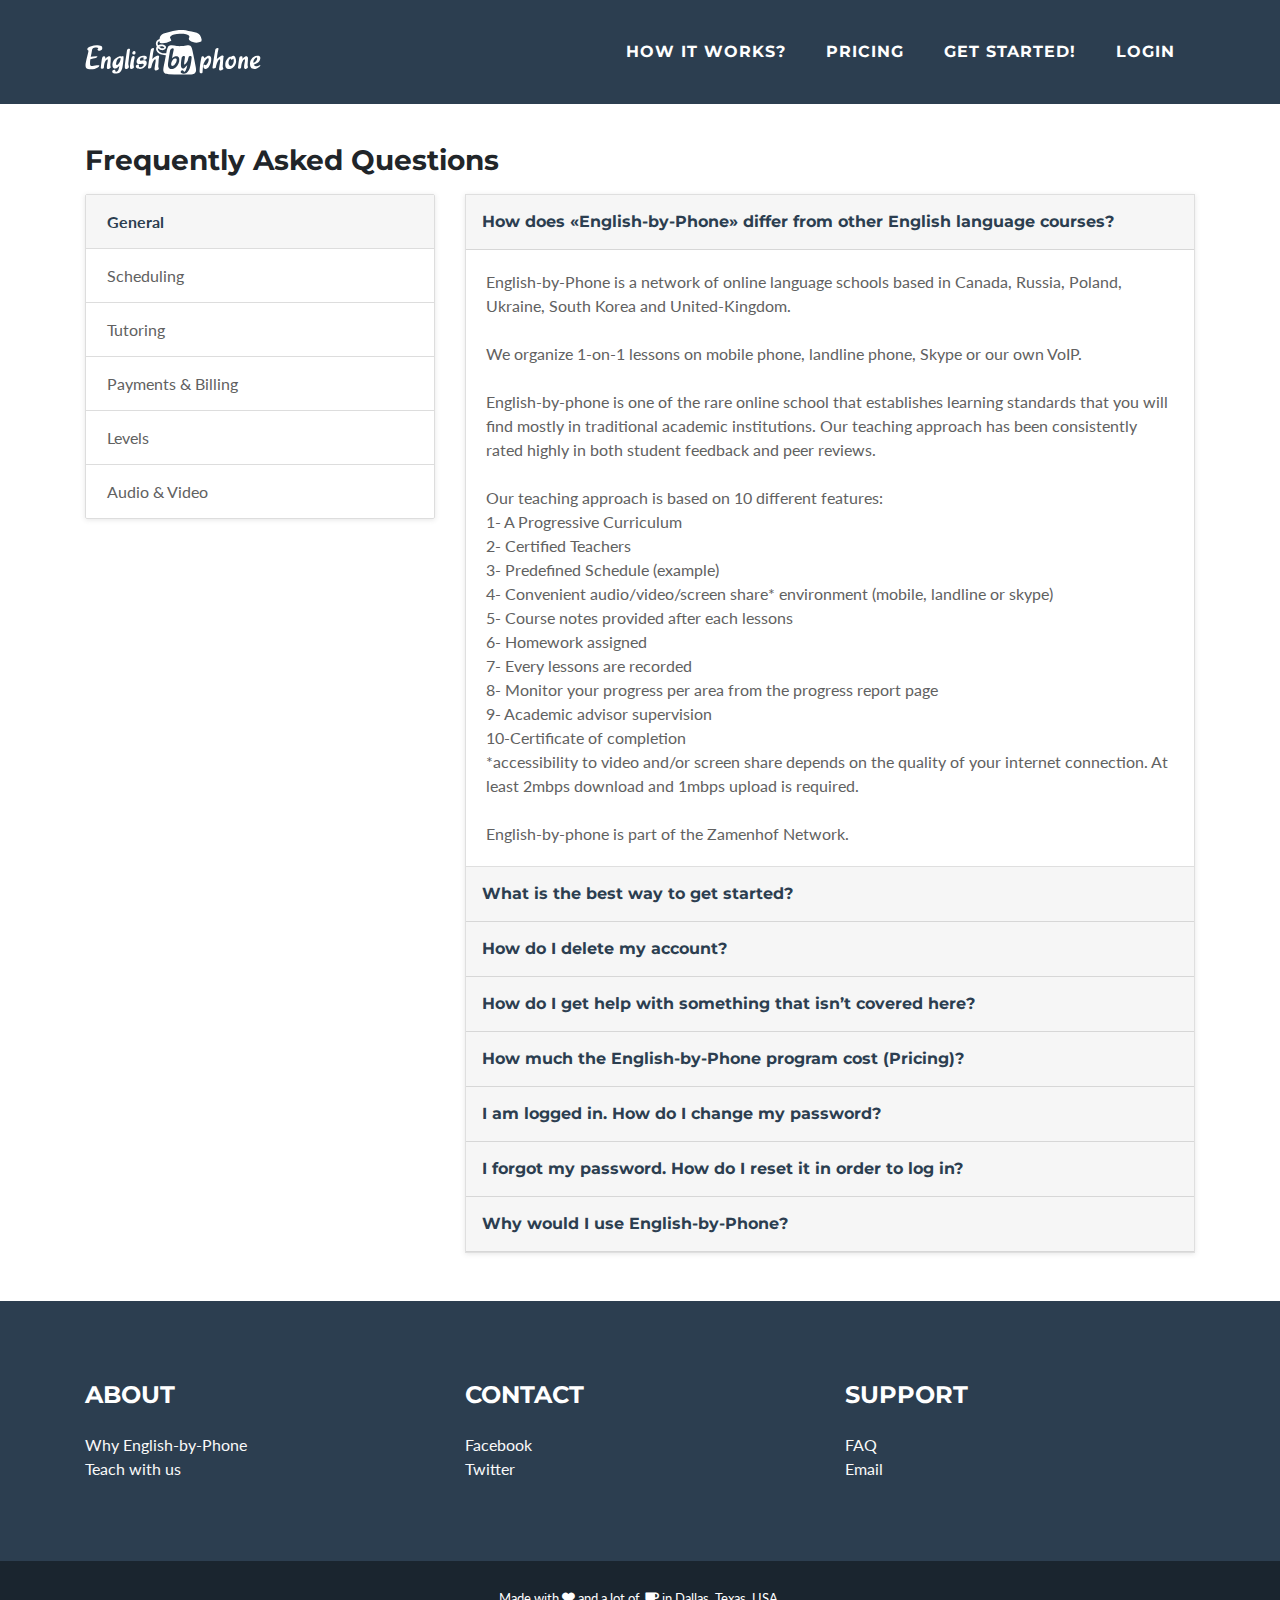
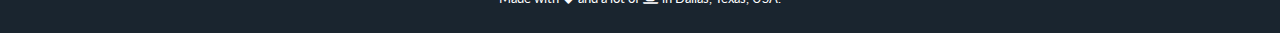
<file: faq.html>
<!DOCTYPE html>
<html lang="en">
  <head>
    <meta charset="utf-8" />
    <meta
      name="viewport"
      content="width=device-width, initial-scale=1, shrink-to-fit=no"
    />
    <meta name="description" content="" />
    <meta name="author" content="" />

    <title>English-by-Phone - Become fluent in English</title>

    <!-- Bootstrap core CSS -->
    <link href="vendor/bootstrap/css/bootstrap.min.css" rel="stylesheet" />

    <!-- Custom fonts for this template -->
    <link
      href="vendor/fontawesome-free/css/all.min.css"
      rel="stylesheet"
      type="text/css"
    />
    <link
      href="https://fonts.googleapis.com/css?family=Montserrat:400,700"
      rel="stylesheet"
      type="text/css"
    />
    <link
      href="https://fonts.googleapis.com/css?family=Lato:400,700,400italic,700italic"
      rel="stylesheet"
      type="text/css"
    />

    <!-- Plugin CSS -->
    <link
      href="vendor/magnific-popup/magnific-popup.css"
      rel="stylesheet"
      type="text/css"
    />

    <!-- Custom styles for this template -->
    <link href="css/freelancer.min.css" rel="stylesheet" />

    <!-- Favicon -->
    <link rel="shortcut icon" href="fav.png" />
	
	<style>
table, th, td {
  border: 1px solid black;
  border-collapse: collapse;
}
</style>
  </head>

  <body id="page-top">
    <!-- Navigation -->
    <nav
      class="navbar navbar-expand-lg bg-secondary fixed-top text-uppercase"
      id="mainNav"
    >
      <div class="container">
        <a href="/" class="navbar-left"><img src="img/logo.svg"/></a>
        <button
          class="navbar-toggler navbar-toggler-right text-uppercase bg-primary text-white rounded"
          type="button"
          data-toggle="collapse"
          data-target="#navbarResponsive"
          aria-controls="navbarResponsive"
          aria-expanded="false"
          aria-label="Toggle navigation"
        >
          Menu <i class="fas fa-bars"></i>
        </button>
        <div class="collapse navbar-collapse" id="navbarResponsive">
          <ul class="navbar-nav ml-auto">
            <li class="nav-item mx-0 mx-lg-1">
              <a
                class="nav-link py-3 px-0 px-lg-3 rounded js-scroll-trigger"
                href="/#how-it-works"
                >How it works?</a
              >
            </li>
            <li class="nav-item mx-0 mx-lg-1">
              <a
                class="nav-link py-3 px-0 px-lg-3 rounded js-scroll-trigger"
                href="/#pricing"
                >Pricing</a
              >
            </li>
            <li class="nav-item mx-0 mx-lg-1">
              <a
                class="nav-link py-3 px-0 px-lg-3 rounded js-scroll-trigger"
                href="https://languagepanel.com/wrd/callback"
                target="_blank"
                >Get started!</a
              >
            </li>
            <li class="nav-item mx-0 mx-lg-1">
              <a
                class="nav-link py-3 px-0 px-lg-3 rounded js-scroll-trigger"
                href="https://languagepanel.com/wrd/student"
                target="_blank"
                >Login</a
              >
            </li>
          </ul>
        </div>
      </div>
    </nav>

    <!-- How it works - Grid Section -->
    <section class="faq mt-5 py-5" id="faq">
      <div class="container">
        <h3 class="mt-0 mt-sm-2 mt-md-5 mb-3">Frequently Asked Questions</h3>
        <div class="row">
          <div class="col-lg-4">
            <div
              class="nav nav-pills faq-nav"
              id="faq-tabs"
              role="tablist"
              aria-orientation="vertical"
            >
              <a
                href="#tab1"
                class="nav-link active"
                data-toggle="pill"
                role="tab"
                aria-controls="tab1"
                aria-selected="true"
              >
                <i class="mdi mdi-help-circle"></i> General
              </a>
              <a
                href="#tab2"
                class="nav-link"
                data-toggle="pill"
                role="tab"
                aria-controls="tab2"
                aria-selected="false"
              >
                <i class="mdi mdi-account"></i> Scheduling
              </a>
              <a
                href="#tab3"
                class="nav-link"
                data-toggle="pill"
                role="tab"
                aria-controls="tab3"
                aria-selected="false"
              >
                <i class="mdi mdi-account-settings"></i> Tutoring
              </a>
              <a
                href="#tab4"
                class="nav-link"
                data-toggle="pill"
                role="tab"
                aria-controls="tab4"
                aria-selected="false"
              >
                <i class="mdi mdi-heart"></i> Payments & Billing
              </a>
              <a
                href="#tab5"
                class="nav-link"
                data-toggle="pill"
                role="tab"
                aria-controls="tab5"
                aria-selected="false"
              >
                <i class="mdi mdi-coin"></i> Levels
              </a>
              <a
                href="#tab6"
                class="nav-link"
                data-toggle="pill"
                role="tab"
                aria-controls="tab6"
                aria-selected="false"
              >
                <i class="mdi mdi-help"></i> Audio & Video
              </a>
            </div>
          </div>
          <div class="col-lg-8">
            <div class="tab-content" id="faq-tab-content">
              <div
                class="tab-pane show active"
                id="tab1"
                role="tabpanel"
                aria-labelledby="tab1"
              >
                <div class="accordion" id="accordion-tab-1">
                  <div class="card">
                    <div class="card-header" id="accordion-tab-1-heading-1">
                      <h5>
                        <button
                          class="btn btn-link"
                          type="button"
                          data-toggle="collapse"
                          data-target="#accordion-tab-1-content-1"
                          aria-expanded="false"
                          aria-controls="accordion-tab-1-content-1"
                        >
                          How does «English-by-Phone» differ from other English
                          language courses?
                        </button>
                      </h5>
                    </div>
                    <div
                      class="collapse show"
                      id="accordion-tab-1-content-1"
                      aria-labelledby="accordion-tab-1-heading-1"
                      data-parent="#accordion-tab-1"
                    >
                      <div class="card-body">
                        <p>
                          English-by-Phone is a network of online language
                          schools based in Canada, Russia, Poland, Ukraine,
                          South Korea and United-Kingdom. <br /><br />We organize 1-on-1
                          lessons on mobile phone, landline phone, Skype or our
                          own VoIP. <br /><br />English-by-phone is one of the rare online
                          school that establishes learning standards that you
                          will find mostly in traditional academic institutions.
                          Our teaching approach has been consistently rated
                          highly in both student feedback and peer reviews.
                          <br />
                          <br />Our teaching approach is based on 10 different
                          features:<br />1- A Progressive Curriculum<br />2- Certified
                          Teachers<br />3- Predefined Schedule (example)<br />4-
                          Convenient audio/video/screen share* environment
                          (mobile, landline or skype)<br />5- Course notes provided
                          after each lessons<br />6- Homework assigned<br />7- Every
                          lessons are recorded<br />8- Monitor your progress per area
                          from the progress report page<br />9- Academic advisor
                          supervision<br />10-Certificate of completion
                          <br />*accessibility to video and/or screen share depends on
                          the quality of your internet connection. At least
                          2mbps download and 1mbps upload is required.
                          <br /><br />English-by-phone is part of the Zamenhof Network.
                        </p>
                      </div>
                    </div>
                  </div>
                  <div class="card">
                    <div class="card-header" id="accordion-tab-1-heading-2">
                      <h5>
                        <button
                          class="btn btn-link"
                          type="button"
                          data-toggle="collapse"
                          data-target="#accordion-tab-1-content-2"
                          aria-expanded="false"
                          aria-controls="accordion-tab-1-content-2"
                        >
						What is the best way to get started?
                        </button>
                      </h5>
                    </div>
                    <div
                      class="collapse"
                      id="accordion-tab-1-content-2"
                      aria-labelledby="accordion-tab-1-heading-2"
                      data-parent="#accordion-tab-1"
                    >
                      <div class="card-body">
                        <p>
						First you need to find your dream teacher; a teacher with whom you feel comfortable to express yourself and like the way he or she is helping you to improve.<br /><br />

						The only way you can find your teacher is to enrol in live classes with several different teachers.<br /><br />
						
						For this purpose, we created the Christmas Carol offer. As an analogy to the famous Charles Dicken novel novel, the offer is a package of 3 lessons with 3 different teachers. After the three lessons, you can re-enrol in another Christmas Carol offer (with three more lessons) or, if you found your match, to sign up for a full course with your selected teacher.
                        </p>
                      </div>
                    </div>
                  </div>                                  
				  <div class="card">
                    <div class="card-header" id="accordion-tab-1-heading-5">
                      <h5>
                        <button
                          class="btn btn-link"
                          type="button"
                          data-toggle="collapse"
                          data-target="#accordion-tab-1-content-5"
                          aria-expanded="false"
                          aria-controls="accordion-tab-1-content-5"
                        >
                          How do I delete my account?
                        </button>
                      </h5>
                    </div>
                    <div
                      class="collapse"
                      id="accordion-tab-1-content-5"
                      aria-labelledby="accordion-tab-1-heading-5"
                      data-parent="#accordion-tab-1"
                    >
                      <div class="card-body">
                        <p>
                          Contact your administrator.
<br><br>
						<br>– Click on the <strong>messages</strong> tab,
						<br>– Click on the <strong>New message</strong>
						<br>– Select any administrator and click the <strong>compose message</strong> button
						<br>– Write the message “Please delete my account” and click the button <strong>send message</strong>.
<br><br>
						Your account will be deleted within 24 hours. You will not have access to the invoices nor the lessons history (lessons content, homework, exercises, audio recordings of the live lessons… etc).
                        </p>
                        
                      </div>
                    </div> 
                  </div>
				  
				  <div class="card">
                    <div class="card-header" id="accordion-tab-1-heading-6">
                      <h5>
                        <button
                          class="btn btn-link"
                          type="button"
                          data-toggle="collapse"
                          data-target="#accordion-tab-1-content-6"
                          aria-expanded="false"
                          aria-controls="accordion-tab-1-content-6"
                        >
                          How do I get help with something that isn’t covered here?
                        </button>
                      </h5>
                    </div>
                    <div
                      class="collapse"
                      id="accordion-tab-1-content-6"
                      aria-labelledby="accordion-tab-1-heading-6"
                      data-parent="#accordion-tab-1"
                    >
                      <div class="card-body">
                        <p> 
                          If you have a student account:
<br>
						<br>– Click on the <strong>messages</strong> tab,
						<br>– Click on the <strong>New message</strong>
						<br>– Select any administrator and click the <strong>compose message</strong> button
						<br>– Write the message “Please delete my account” and click the button <strong>send message</strong>.
<br><br>
						Your account will be deleted within 24 hours. You will not have access to the invoices nor the lessons history (lessons content, homework, exercises, audio recordings of the live lessons… etc).
<br><br>
						<strong>If you don’t have a student account:</strong>
<br><br>
						Write your question in the box on the right side of this page and click the <strong>Send Message</strong> button.
                        </p>
                        
                      </div>
                    </div> 
                  </div>
				  
				  <div class="card">
                    <div class="card-header" id="accordion-tab-1-heading-7">
                      <h5>
                        <button
                          class="btn btn-link"
                          type="button"
                          data-toggle="collapse"
                          data-target="#accordion-tab-1-content-7"
                          aria-expanded="false"
                          aria-controls="accordion-tab-1-content-7"
                        >
                          How much the English-by-Phone program cost (Pricing)?
                        </button>
                      </h5>
                    </div>
                    <div
                      class="collapse"
                      id="accordion-tab-1-content-7"
                      aria-labelledby="accordion-tab-1-heading-7"
                      data-parent="#accordion-tab-1"
                    >
                      <div class="card-body">
                        
                          <p dir="ltr">The price per lesson (of 25 minutes) will depend on <span style="background-color: #ff6600;"><strong>three factors </strong></span>:</p>
							<p><strong><span style="background-color: #ff6600;"> 1 </span> The number of lessons you buy at once (what we call, “a package”)</strong></p>
							<p dir="ltr"><strong><span style="background-color: #ff6600;"><br/>
							2 </span> The course</strong></p>
							<p>&nbsp;</p>
						<ul>
						<li dir="ltr">
						<p dir="ltr"><em><strong>General English*</strong></em></p>
						</li>
						</ul>
					<div dir="ltr">
				<table>
					<colgroup>
					<col width="*"/>
					<col width="143"/>
					<col width="273"/></colgroup>
			<tbody>
				<tr>
					<td>
						<p dir="ltr"><strong>Number of lessons</strong></p>
					</td>
					<td>
						<p dir="ltr" style="text-align: center;"><strong>Price per lesson</strong></p>
					</td>
					<td>
						<p dir="ltr" style="text-align: center;"><strong>Total Price</strong></p>
					</td>
				</tr>
				<tr>
					<td>
						<p dir="ltr">1 to 3 lesson</p>
					</td>
					<td style="text-align: center;"> $18</td>
					<td>1 lesson = $18</td>
				</tr>
				<tr>
					<td>
					<p dir="ltr">4 to 7 lessons</p>
					</td>
					<td style="text-align: center;"> $17</td>
					<td>
					<p dir="ltr">4 lessons = $68 USD</p>
					</td>
				</tr>
				<tr>
					<td>
					<p dir="ltr">8 to 11 lessons</p>
					</td>
					<td style="text-align: center;"> $15</td>
					<td>8 lessons = $120 USD</td>
				</tr>
				<tr>
					<td>
					<p dir="ltr">12 to 19 lessons</p>
					</td>
					<td style="text-align: center;"> $14</td>
					<td>12 lessons = $168 USD</td>
				</tr>
				<tr>
					<td>
					<p dir="ltr">20+ lessons</p>
					</td>
					<td style="text-align: center;"> $12</td>
					<td>20 lessons = $240 USD</td>
				</tr>
			</tbody>
</table>
</div>
<p dir="ltr"><em>*Some General English courses that are part of a discount (for example, <a href="//english-by-phone.com/course/christmas-carol/" target="_blank">the Christmas Carol course</a>) are cheaper.</em></p>
<p>&nbsp;</p>
<ul>
<li dir="ltr">
<p dir="ltr"><strong><em>Specialized English</em></strong></p>
</li>
</ul>
<div dir="ltr">
<table>
<colgroup>
<col width="*"/>
<col width="143"/>
<col width="273"/></colgroup>
<tbody>
<tr>
<td>
<p dir="ltr"><strong>Number of lessons</strong></p>
</td>
<td>
<p dir="ltr" style="text-align: center;"><strong>Price per lesson</strong></p>
</td>
<td>
<p dir="ltr"><strong>Total Price</strong></p>
</td>
</tr>
<tr>
<td>
<p dir="ltr">1 to 3 lesson</p>
</td>
<td style="text-align: center;"> $22</td>
<td>1 lesson = $22</td>
</tr>
<tr>
<td>
<p dir="ltr">4 to 7 lessons</p>
</td>
<td style="text-align: center;"> $20</td>
<td>
<p dir="ltr">4 lessons = $80 USD</p>
</td>
</tr>
<tr>
<td>
<p dir="ltr">8 to 11 lessons</p>
</td>
<td style="text-align: center;"> $18</td>
<td>8 lessons = $144 USD</td>
</tr>
<tr>
<td>
<p dir="ltr">12 to 19 lessons</p>
</td>
<td style="text-align: center;"> $16</td>
<td>12 lessons = $192 USD</td>
</tr>
<tr>
<td>
<p dir="ltr">20+ lessons</p>
</td>
<td style="text-align: center;"> $15</td>
<td>20 lessons = $300 USD</td>
</tr>
</tbody>
</table>
</div>
<p dir="ltr"><em>*This table is showing indicative price only. Most Specialized English courses price are defined by the teachers’ qualification. Some course prices can be significantly different.</em></p>
<p>&nbsp;</p>
<ul>
<li dir="ltr">
<p dir="ltr"><em><strong>Exam Preparation</strong></em></p>
</li>
</ul>
<div dir="ltr">
<table>
<colgroup>
<col width="*"/>
<col width="143"/>
<col width="273"/></colgroup>
<tbody>
<tr>
<td>
<p dir="ltr"><strong>Number of lessons</strong></p>
</td>
<td>
<p dir="ltr" style="text-align: center;"><strong>Price per lesson</strong></p>
</td>
<td>
<p dir="ltr"><strong>Total Price</strong></p>
</td>
</tr>
<tr>
<td>
<p dir="ltr">1 to 3 lesson</p>
</td>
<td style="text-align: center;"> $20</td>
<td>1 lesson = $20 USD</td>
</tr>
<tr>
<td>
<p dir="ltr">4 to 7 lessons</p>
</td>
<td style="text-align: center;"> $18</td>
<td>
<p dir="ltr">4 lessons = $72 USD</p>
</td>
</tr>
<tr>
<td>
<p dir="ltr">8 to 11 lessons</p>
</td>
<td style="text-align: center;"> $17</td>
<td>8 lessons = $136 USD</td>
</tr>
<tr>
<td>
<p dir="ltr">12 to 19 lessons</p>
</td>
<td style="text-align: center;"> $15</td>
<td>12 lessons = $180 USD</td>
</tr>
<tr>
<td>
<p dir="ltr">20+ lessons</p>
</td>
<td style="text-align: center;"> $14</td>
<td>20 lessons = $280 USD</td>
</tr>
</tbody>
</table>
</div>
<p>&nbsp;</p>
<ul>
<li dir="ltr">
<p dir="ltr"><em><strong>Evaluation</strong></em></p>
</li>
</ul>
<div dir="ltr">
<table>
<colgroup>
<col width="*"/>
<col width="143"/>
<col width="273"/></colgroup>
<tbody>
<tr>
<td>
<p dir="ltr"><strong>Number of lessons</strong></p>
</td>
<td>
<p dir="ltr" style="text-align: center;"><strong>Price per evaluation</strong></p>
</td>
<td>
<p dir="ltr"><strong>Total Price</strong></p>
</td>
</tr>
<tr>
<td>
<p dir="ltr">1+ evaluation</p>
</td>
<td style="text-align: center;"> $19</td>
<td> 1 evaluation = $19 USD</td>
</tr>
</tbody>
</table>
</div>
<p>&nbsp;</p>
<p><strong><span style="background-color: #ff6600;"> 3 </span>  The connection type</strong></p>
<p>&#8211;&gt; Student Panel (free)<br/>
&#8211;&gt; Landline phone*<br/>
&#8211;&gt; Mobile phone*<br/>
&#8211;&gt; Skype (free)</p>
<p>*The exact price per lesson depends on the country.</p>
<p>&nbsp;</p>
<p dir="ltr">The final price per lesson will always be clearly indicated before your payment.</p>
                        
                        
                      </div>
                    </div> 
                  </div>
				  
				  <div class="card">
                    <div class="card-header" id="accordion-tab-1-heading-8">
                      <h5>
                        <button
                          class="btn btn-link"
                          type="button"
                          data-toggle="collapse"
                          data-target="#accordion-tab-1-content-8"
                          aria-expanded="false"
                          aria-controls="accordion-tab-1-content-8"
                        >
                          I am logged in. How do I change my password?
                        </button>
                      </h5>
                    </div>
                    <div
                      class="collapse"
                      id="accordion-tab-1-content-8"
                      aria-labelledby="accordion-tab-1-heading-8"
                      data-parent="#accordion-tab-1"
                    >
                      <div class="card-body">
                        <p>
                          <a href="//languagepanel.com/wrd/student_panel/settings.php" target="_blank">Follow this link</a> to your settings page. Make sure you are on the <strong>Profile</strong> tab. Scroll down to the box titled <strong>Password</strong>, write your new password and click the button Submit at the bottom of the page.
                        </p>
                        
                      </div>
                    </div>
                  </div>
				  
				  <div class="card">
                    <div class="card-header" id="accordion-tab-1-heading-9">
                      <h5>
                        <button
                          class="btn btn-link"
                          type="button"
                          data-toggle="collapse"
                          data-target="#accordion-tab-1-content-9"
                          aria-expanded="false"
                          aria-controls="accordion-tab-1-content-9"
                        >
                          I forgot my password. How do I reset it in order to log in?
                        </button>
                      </h5>
                    </div>
                    <div
                      class="collapse"
                      id="accordion-tab-1-content-9"
                      aria-labelledby="accordion-tab-1-heading-9"
                      data-parent="#accordion-tab-1"
                    >
                      <div class="card-body">
                        <p>
                          <a href="//languagepanel.com/wrd/student_panel/forgot.php" target="_blank">Follow this link</a> to reset a forgotten password.
                        </p>
                        
                      </div>
                    </div>
                  </div>
				  
				  <div class="card">
                    <div class="card-header" id="accordion-tab-1-heading-9">
                      <h5>
                        <button
                          class="btn btn-link"
                          type="button"
                          data-toggle="collapse"
                          data-target="#accordion-tab-1-content-10"
                          aria-expanded="false"
                          aria-controls="accordion-tab-1-content-10"
                        >
                          Why would I use English-by-Phone?
                        </button>
                      </h5>
                    </div>
                    <div
                      class="collapse"
                      id="accordion-tab-1-content-10"
                      aria-labelledby="accordion-tab-1-heading-10"
                      data-parent="#accordion-tab-1"
                    >
                      <div class="card-body">
                        <p>
                          English-by-Phone is the fastest and most convenient way to learn a English. We offer private tutoring. All of our teachers go through a rigorous screening proceed and then must go through an on boarding process to ensure that our students are speaking with a well qualified and fun teacher.
                        </p>
                        
                      </div>
                    </div>
                  </div>
				  
                </div>
              </div>
              <div
                class="tab-pane"
                id="tab2"
                role="tabpanel"
                aria-labelledby="tab2"
              >
                <div class="accordion" id="accordion-tab-2">
                  
                 
				  
				  <div class="card">
                    <div class="card-header" id="accordion-tab-2-heading-5">
                      <h5>
                        <button
                          class="btn btn-link"
                          type="button"
                          data-toggle="collapse"
                          data-target="#accordion-tab-2-content-5"
                          aria-expanded="false"
                          aria-controls="accordion-tab-2-content-5"
                        >
                          How do I reschedule a live lesson?
                        </button>
                      </h5>
                    </div>
                    <div
                      class="collapse"
                      id="accordion-tab-2-content-5"
                      aria-labelledby="accordion-tab-2-heading-5"
                      data-parent="#accordion-tab-2"
                    >
                      <div class="card-body">
                        <p>
                          More than 12 hours before start time:
<br><br>
						<br>– Go to the postpone page
						<br>– click on the lesson (represented by your student ID on a yellow background)
						<br>– click on the click on the blue cell with the corresponding time and date when you want to postpone the lesson. If you want to postpone the lesson to another teacher, use the <a href="//languagepanel.com/wrd/student_panel/schedule_package.php" target="_blank">unscheduled</a> page.
<br><br>
						Less than 12 hours before start time:
<br><br>
						If you can’t reschedule or let us know about you unavailability for the lesson at least 12 hours before the lesson starts, the lesson will unfortunately have to be cancelled.
                        </p>
                        
                      </div>
                    </div>
                  </div>
				  
				  <div class="card">
                    <div class="card-header" id="accordion-tab-2-heading-6">
                      <h5>
                        <button
                          class="btn btn-link"
                          type="button"
                          data-toggle="collapse"
                          data-target="#accordion-tab-2-content-6"
                          aria-expanded="false"
                          aria-controls="accordion-tab-2-content-6"
                        >
                          What happens if my teacher misses our lesson?
                        </button>
                      </h5>
                    </div>
                    <div
                      class="collapse"
                      id="accordion-tab-2-content-6"
                      aria-labelledby="accordion-tab-2-heading-6"
                      data-parent="#accordion-tab-2"
                    >
                      <div class="card-body">
                        <p>
                          On rare occasions, teachers may have personal or technical issues that prevent them from making the class. In these cases:
<br><br>
						• the teacher will contact you to reschedule the lesson
<br>						or
<br>					• your academic advisor will contact you to reschedule
<br><br>
						You will be able to reschedule the missed lesson from the <a href="//languagepanel.com/wrd/student_panel/schedules.php"target="_blank">postpone</a> page.
                        </p>
                        
                      </div>
                    </div>
                  </div>
				  
				  <div class="card">
                    <div class="card-header" id="accordion-tab-2-heading-7">
                      <h5>
                        <button
                          class="btn btn-link"
                          type="button"
                          data-toggle="collapse"
                          data-target="#accordion-tab-2-content-7"
                          aria-expanded="false"
                          aria-controls="accordion-tab-2-content-7"
                        >
                          What if I am late?
                        </button>
                      </h5>
                    </div>
                    <div
                      class="collapse"
                      id="accordion-tab-2-content-7"
                      aria-labelledby="accordion-tab-2-heading-7"
                      data-parent="#accordion-tab-2"
                    >
                      <div class="card-body">
                        <p>
                          We understand that sometimes it is difficult to make it on time to tutoring sessions so there is a 10 minute grace period. After 10 minutes, however, the session is treated as a no show and you will be charged the full amount for the teachers time and preparation so please plan accordingly. We recommend contacting the teacher as soon as possible if something happens that will prevent you from attending the session.
                        </p>
                        
                      </div>
                    </div>
                  </div>
				  
				  <div class="card">
                    <div class="card-header" id="accordion-tab-2-heading-8">
                      <h5>
                        <button
                          class="btn btn-link"
                          type="button"
                          data-toggle="collapse"
                          data-target="#accordion-tab-2-content-8"
                          aria-expanded="false"
                          aria-controls="accordion-tab-2-content-8"
                        >
                          What if I need to cancel a lesson?
                        </button>
                      </h5>
                    </div>
                    <div
                      class="collapse"
                      id="accordion-tab-2-content-8"
                      aria-labelledby="accordion-tab-2-heading-8"
                      data-parent="#accordion-tab-2"
                    >
                      <div class="card-body">
                        <p>
                          You can cancel a lesson only 12 hours before the lesson starts. Before 12 hours, the system will offer you to postpone the lesson to a later time. You have the possibility to postpone the lesson or to unschedule the lesson.
                        </p>
                        
                      </div>
                    </div>
                  </div>
				  
				  <div class="card">
                    <div class="card-header" id="accordion-tab-2-heading-9">
                      <h5>
                        <button
                          class="btn btn-link"
                          type="button"
                          data-toggle="collapse"
                          data-target="#accordion-tab-2-content-9"
                          aria-expanded="false"
                          aria-controls="accordion-tab-2-content-9"
                        >
                          What timezone are teaching sessions listed in?
                        </button>
                      </h5>
                    </div>
                    <div
                      class="collapse"
                      id="accordion-tab-2-content-9"
                      aria-labelledby="accordion-tab-2-heading-9"
                      data-parent="#accordion-tab-2"
                    >
                      <div class="card-body">
                        <p>
                          All lessons on English-by-Phone platform are listed in your own computer’s local time. So, if you see a tutoring session scheduled for 11:00am, that means 11:00am wherever you are.
<br><br>
The platform also support the DSL so if you have a package of lessons during the time change, you can always refer to the time shown on your student panel.
<br><br>
You just want to make sure your computer’s clock is correct.
                        </p>
                        
                      </div>
                    </div>
                  </div>
				  
				  <div class="card">
                    <div class="card-header" id="accordion-tab-2-heading-10">
                      <h5>
                        <button
                          class="btn btn-link"
                          type="button"
                          data-toggle="collapse"
                          data-target="#accordion-tab-2-content-10"
                          aria-expanded="false"
                          aria-controls="accordion-tab-2-content-10"
                        >
                          Why the lessons are 25 minutes?
                        </button>
                      </h5>
                    </div>
                    <div
                      class="collapse"
                      id="accordion-tab-2-content-10"
                      aria-labelledby="accordion-tab-2-heading-10"
                      data-parent="#accordion-tab-2"
                    >
                      <div class="card-body">
                        <p>For 2 reasons:</p>
						<p dir="ltr"><strong>First</strong>, because of this study:</p>
						<p dir="ltr"><a href="//ideas.time.com/2012/10/02/why-lectures-are-ineffective/"target="_blank">http://ideas.time.com/2012/10/02/why-lectures-are-ineffective/</a></p>
						<p dir="ltr"><em>In 1996, in a journal called the National Teaching &amp; Learning Forum, two professors from Indiana University — Joan Middendorf and Alan Kalish — <a href="//ixil.izt.uam.mx/pd/lib/exe/fetch.php/ib:modconduccion:the_change_up_in_lectures.pdf" target="_blank">described</a> how research on human attention and retention speaks against the value of long lectures. They cited a 1976 <a href="//www.eric.ed.gov/ERICWebPortal/search/detailmini.jsp?_nfpb=true&amp;_&amp;ERICExtSearch_SearchValue_0=EJ136799&amp;ERICExtSearch_SearchType_0=no&amp;accno=EJ136799" target="_blank">study</a> that detailed the ebbs and flows of students’ focus during a typical class period. Breaking the session down minute-by-minute, the study’s authors determined that students needed a three- to five-minute period of settling down, which would be followed by 10 to 18 minutes of optimal focus. Then — no matter how good the teacher or how compelling the subject matter — there would come a lapse. In the vernacular, the students would “lose it.” Attention would eventually return, but in ever briefer packets, falling “to three- or four-minute [spurts] towards the end of a standard lecture,” according to the report.</em></p>
						<p>&nbsp;</p>
						<p dir="ltr"><strong>Second</strong>, for a technical reason. Our teachers have many students back-to-back. They use the 5 minutes gap to:</p>
						<p style="padding-left: 30px;">&#8211; report the attendance<br/>
						&#8211; post the course notes they took during the lesson<br/>
						&#8211; assign a homework based on the most prominent mistake the student did during the lesson<br/>
						&#8211; call the next student.</p>
						<p>&nbsp;</p>
						<p dir="ltr"><span style="background-color: #ffff99;">If you find the 25 minutes live lessons too short, you can simply schedule two lessons back-to-back for a total of 50 minutes.</span></p>
                        
                      </div>
                    </div>
                  </div>
				  
				  
				  
                </div>
              </div>
              <div
                class="tab-pane"
                id="tab3"
                role="tabpanel"
                aria-labelledby="tab3"
              >
                <div class="accordion" id="accordion-tab-3">
                  
                  
				  <div class="card">
                    <div class="card-header" id="accordion-tab-3-heading-5">
                      <h5>
                        <button
                          class="btn btn-link"
                          type="button"
                          data-toggle="collapse"
                          data-target="#accordion-tab-3-content-5"
                          aria-expanded="false"
                          aria-controls="accordion-tab-3-content-5"
                        >
                          Are the live lessons recorded?
                        </button>
                      </h5>
                    </div>
                    <div
                      class="collapse"
                      id="accordion-tab-3-content-5"
                      aria-labelledby="accordion-tab-3-heading-5"
                      data-parent="#accordion-tab-3"
                    >
                      <div class="card-body">
                        <p dir="ltr">You choose!</p>
						<p dir="ltr">Lessons on landline, mobile phone, or Virtual Classroom (student panel) can be recorded.</p>
						<p dir="ltr">Lessons on Skype are never recorded.</p>
						<p dir="ltr">From your student panel, log on to the <a href="//languagepanel.com/wrd/student_panel/settings.php" target="_blank">settings page</a>. Then, on the connection tab, in the <strong>Record Lessons</strong> field, make your selection between <strong>Yes (recommended)</strong> and <strong>Don&#8217;t Record Lesson</strong>.</p>
						<p>You will be able to listen by clicking on the audio green icon in the lessons’ list on the <a href="//languagepanel.com/wrd/student_panel/dashboard.php" target="_blank">live lessons</a> page.</p>
                      </div>
                    </div>
                  </div>
				  
				  <div class="card">
                    <div class="card-header" id="accordion-tab-3-heading-6">
                      <h5>
                        <button
                          class="btn btn-link"
                          type="button"
                          data-toggle="collapse"
                          data-target="#accordion-tab-3-content-6"
                          aria-expanded="false"
                          aria-controls="accordion-tab-3-content-6"
                        >
                          Can I have lessons via my cell phone or mobile?
                        </button>
                      </h5>
                    </div>
                    <div
                      class="collapse"
                      id="accordion-tab-3-content-6"
                      aria-labelledby="accordion-tab-3-heading-6"
                      data-parent="#accordion-tab-3"
                    >
                      <div class="card-body">
                        <p>
                          Yes! There will probably be an extra charge per lesson but it is possible.
<br><br>
						When registering your package of lessons, the price will be defined based on your country.
<br><br>
						You can review the price before the purchase.
<br><br>
						<a href="//english-by-phone.com/fullsizeimg/order-confimration.png" target="_blank" class="hoverZoomLink">Example from the order confirmation email</a>
<br><br>
						<a href="//english-by-phone.com/fullsizeimg/web-pay.png" target="_blank" class="hoverZoomLink">Example from the website payment page</a>
                        </p>
                        
                      </div>
                    </div>
                  </div>
				  
				  <div class="card">
                    <div class="card-header" id="accordion-tab-3-heading-7">
                      <h5>
                        <button
                          class="btn btn-link"
                          type="button"
                          data-toggle="collapse"
                          data-target="#accordion-tab-3-content-7"
                          aria-expanded="false"
                          aria-controls="accordion-tab-3-content-7"
                        >
                          Can I have more than one teacher?
                        </button>
                      </h5>
                    </div>
                    <div
                      class="collapse"
                      id="accordion-tab-3-content-7"
                      aria-labelledby="accordion-tab-3-heading-7"
                      data-parent="#accordion-tab-3"
                    >
                      <div class="card-body">
                        <p>
                          Yes! When you <a href="//#" target="_blank">schedule your lessons</a>, you can add as many teachers you want.
<br><br>
						You always can change your teacher. Every teachers can view the lesson(s) content, homework and exercises you had with other teacher(s).
                        </p>
                        
                      </div>
                    </div>
                  </div>
				  
				  <div class="card">
                    <div class="card-header" id="accordion-tab-3-heading-8">
                      <h5>
                        <button
                          class="btn btn-link"
                          type="button"
                          data-toggle="collapse"
                          data-target="#accordion-tab-3-content-8"
                          aria-expanded="false"
                          aria-controls="accordion-tab-3-content-8"
                        >
                          How can I change my teacher?
                        </button>
                      </h5>
                    </div>
                    <div
                      class="collapse"
                      id="accordion-tab-3-content-8"
                      aria-labelledby="accordion-tab-3-heading-8"
                      data-parent="#accordion-tab-3"
                    >
                      <div class="card-body">
                        <p>
                          From your student account;
<br><br>
							– go to the <a href="//languagepanel.com/wrd/student_panel/schedule_package.php"target="_blank">unscheduled</a> page
<br>						– click on the future lessons you have scheduled. These lessons are represented by your student ID with a yellow background. When you click on it, it will disappear.
<br>						– once you unscheduled the lessons, select the teacher you want and re-schedule the lesson.
<br><br>
						<a href="//#" target="_blank">Click here to watch a video instruction</a>

                        </p>
                        
                      </div>
                    </div>
                  </div>
				  
				  <div class="card">
                    <div class="card-header" id="accordion-tab-3-heading-9">
                      <h5>
                        <button
                          class="btn btn-link"
                          type="button"
                          data-toggle="collapse"
                          data-target="#accordion-tab-3-content-9"
                          aria-expanded="false"
                          aria-controls="accordion-tab-3-content-9"
                        >
                          How can I contact my teacher directly?
                        </button>
                      </h5>
                    </div>
                    <div
                      class="collapse"
                      id="accordion-tab-3-content-9"
                      aria-labelledby="accordion-tab-3-heading-9"
                      data-parent="#accordion-tab-3"
                    >
                      <div class="card-body">
                        <p>
                          From the <a href="//languagepanel.com/wrd/student_panel/message.php"target="_blank">message</a> page,
<br><br>
<br>							– click on the new message link,
<br>							– select the teacher you want to contact from the teachers’ list,
<br>							– use one of the templates or click the Compose message button
<br>							– write your message or edit the template,
<br>							– click on the send message button
<br><br>
						When you write something, your note will be emailed to the teacher as well.
                        </p>
                        
                      </div>
                    </div>
                  </div>
				  
				  <div class="card">
                    <div class="card-header" id="accordion-tab-3-heading-10">
                      <h5>
                        <button
                          class="btn btn-link"
                          type="button"
                          data-toggle="collapse"
                          data-target="#accordion-tab-3-content-10"
                          aria-expanded="false"
                          aria-controls="accordion-tab-3-content-10"
                        >
                          How do I schedule a live lesson?
                        </button>
                      </h5>
                    </div>
                    <div
                      class="collapse"
                      id="accordion-tab-3-content-10"
                      aria-labelledby="accordion-tab-3-heading-10"
                      data-parent="#accordion-tab-3"
                    >
                      <div class="card-body">
                        <p>
                          	First you have to purchase a package of unscheduled lessons. Visit our course page and select the course you prefer.
<br><br>
<br>						Then, from your student account;
<br><br>
<br>						– go to the <a href="//languagepanel.com/wrd/student_panel/schedule_package.php" target="_blank">unscheduled</a> page
<br>						– select the time and date of your available time. By selecting the time, the system will show the matching available teachers.
<br>						– select the teacher you prefer by clicking on radio box. This will display their schedule at the bottom of the page.
<br>						– click on every blue cells that match the time and date of your desired time frame for a live lesson.
<br><br>
						Once you are done, make sure you click on the Confirm Schedule green button. This will send a notification to the teacher(s) you selected for your schedule.
                        </p>
                        
                      </div>
                    </div>
                  </div>
				  
				  <div class="card">
                    <div class="card-header" id="accordion-tab-3-heading-11">
                      <h5>
                        <button
                          class="btn btn-link"
                          type="button"
                          data-toggle="collapse"
                          data-target="#accordion-tab-3-content-11"
                          aria-expanded="false"
                          aria-controls="accordion-tab-3-content-11"
                        >
                          I can’t find my lessons on the postponed or the unscheduled page
                        </button>
                      </h5>
                    </div>
                    <div
                      class="collapse"
                      id="accordion-tab-3-content-11"
                      aria-labelledby="accordion-tab-3-heading-11"
                      data-parent="#accordion-tab-3"
                    >
                      <div class="card-body">
                        <p>
                          That can be because your lesson(s) belong to a previous package.
<br><br>
						Simply change the package from the drop down menu on top of the page to a previous package.
                        </p>
                        
                      </div>
                    </div>
                  </div>
				  
				  <div class="card">
                    <div class="card-header" id="accordion-tab-3-heading-12">
                      <h5>
                        <button
                          class="btn btn-link"
                          type="button"
                          data-toggle="collapse"
                          data-target="#accordion-tab-3-content-12"
                          aria-expanded="false"
                          aria-controls="accordion-tab-3-content-12"
                        >
                          I don’t want to follow a course; I prefer to use my own material. Is it possible?
                        </button>
                      </h5>
                    </div>
                    <div
                      class="collapse"
                      id="accordion-tab-3-content-12"
                      aria-labelledby="accordion-tab-3-heading-12"
                      data-parent="#accordion-tab-3"
                    >
                      <div class="card-body">
                        <p>
                          Of course! In that case, you should purchase the <a href="//english-by-phone.com/course/open-course/" target="_blank">Open Course</a>.
<br><br>
						There is no pre-assigned content with the open course. Your teacher will assigned the content only after your first live lesson. During your first lesson, your teacher will ask you a few questions related with your goals, what areas you would like to work on and your prefered learning method. After your first lesson, your teacher will assign the lesson from our database of lesson.
<br><br>
						If the type of lessons you need are not in our database, you can send your material to your teacher from the message page of your student account.
                        </p>
                        
                      </div>
                    </div>
                  </div>
				  
				  <div class="card">
                    <div class="card-header" id="accordion-tab-3-heading-13">
                      <h5>
                        <button
                          class="btn btn-link"
                          type="button"
                          data-toggle="collapse"
                          data-target="#accordion-tab-3-content-13"
                          aria-expanded="false"
                          aria-controls="accordion-tab-3-content-13"
                        >
                          What are the differences between the course type?
                        </button>
                      </h5>
                    </div>
                    <div
                      class="collapse"
                      id="accordion-tab-3-content-13"
                      aria-labelledby="accordion-tab-3-heading-13"
                      data-parent="#accordion-tab-3"
                    >
                      <div class="card-body">
                        <p>
                          <p dir="ltr"><strong>General English</strong>:<br/>
						The lessons of the general English courses are non sequential lessons and not progressive. It is a set of lessons about a same subject (topics) that can be taken in different order.<br/>
						With the general English courses, there are no regular evaluations nor progress reports.</p>
						<p dir="ltr"><strong>Exam Preparation</strong>:<br/>
						The Exam Preparation courses are designed for more serious learners. The lessons of these courses are sequential and progressive. A exam course is split in group of lessons punctuated by evaluation session with a different teacher (certified evaluator).<br/>
						Every exam preparation courses are designed according to a recognized standardized test of English language proficiency (such as TOEFL, IELTS, TOEIC… etc).</p>
						<p dir="ltr"><strong>Specialized English</strong>:<br/>
						The specialized English courses have the same structure as the general English courses with the distinction of having a teacher that has extra qualifications for the subject. For example, the <a href="//english-by-phone.com/course/legal-english/">Legal English Course</a> is taught by the teacher <a href="//english-by-phone.com/teachers/jonathan/" target="_blank">Jonathan P</a> who is a <a href="//en.wikipedia.org/wiki/CELTA"target="_blank">certified CELTA</a> teacher but also has a degree in law (Magistrates Court qualification). He practiced law in excess of 10 years.</p>
						<p dir="ltr"><strong>Evaluation</strong>:<br/>
						The exam evaluations are live lessons where a certified evaluator will contact you to assess your current progress.<br/>
						Before the live lesson with the evaluator, you have to complete a set of exercises.<br/>
						Once your evaluation is completed, you will receive an email within 12 hours with your evaluation result. You can view the result of your evaluation form the <a href="//languagepanel.com/wrd/student_panel/timeline.php"target="_blank">Diploma</a> page and download a one page pdf file or a 8 page report.<br/>
						The graph section of <a href="//languagepanel.com/wrd/student_panel/timeline.php" target="_blank">the diploma page</a> will display your progress per area.</p>
                        </p>
                        
                      </div>
                    </div>
                  </div>
				  
				  <div class="card">
                    <div class="card-header" id="accordion-tab-3-heading-14">
                      <h5>
                        <button
                          class="btn btn-link"
                          type="button"
                          data-toggle="collapse"
                          data-target="#accordion-tab-3-content-14"
                          aria-expanded="false"
                          aria-controls="accordion-tab-3-content-14"
                        >
                          What happens if my teacher misses our lesson?
                        </button>
                      </h5>
                    </div>
                    <div
                      class="collapse"
                      id="accordion-tab-3-content-14"
                      aria-labelledby="accordion-tab-3-heading-14"
                      data-parent="#accordion-tab-3"
                    >
                      <div class="card-body">
                        <p>
                          On rare occasions, teachers may have personal or technical issues that prevent them from making the class. In these cases:
<br><br>
						• the teacher will contact you to reschedule the lesson
<br>						or
<br>						• your academic advisor will contact you to reschedule
<br><br>
						You will be able to reschedule the missed lesson from the <a href="//languagepanel.com/wrd/student_panel/schedules.php"target="_blank">postpone</a> page.
                        </p>
                        
                      </div>
                    </div>
                  </div>
				  
                </div>
              </div>
              <div
                class="tab-pane"
                id="tab4"
                role="tabpanel"
                aria-labelledby="tab4"
              >
                <div class="accordion" id="accordion-tab-4">
                  
                  
                  
                  
				  
				  <div class="card">
                    <div class="card-header" id="accordion-tab-4-heading-5">
                      <h5>
                        <button
                          class="btn btn-link"
                          type="button"
                          data-toggle="collapse"
                          data-target="#accordion-tab-4-content-5"
                          aria-expanded="false"
                          aria-controls="accordion-tab-4-content-5"
                        >
                          How can I cancel my package of lessons and get a refund?
                        </button>
                      </h5>
                    </div>
                    <div
                      class="collapse"
                      id="accordion-tab-4-content-5"
                      aria-labelledby="accordion-tab-4-heading-5"
                      data-parent="#accordion-tab-4"
                    >
                      <div class="card-body">
                        <p dir="ltr"><strong>1- Unschedule the rest of your lessons</strong></p>
						<p dir="ltr">From the unscheduled page, click on all your future lessons</p>
						<p dir="ltr"><strong>2- Contact your academic advisor for a refund</strong></p>
						<p style="padding-left: 30px;">&#8211; Click on the <strong>messages</strong> tab,<br/>
						&#8211; Click on the <strong>New message</strong><br/>
						&#8211; Select any administrator and click the <strong>compose message</strong> button<br/>
						&#8211; Write the message “Please refund the package &lt;add package ID&gt;” and click the button <strong>send message</strong>.</p>
						<p dir="ltr">All your unscheduled lessons will be refunded.</p>
						<p dir="ltr"><strong>IMPORTANT</strong>:<br/>
						Your unscheduled lessons are valid for a period of 6 months. All lessons purchased before 6 months will not be refunded.</p>
                        
                      </div>
                    </div>
                  </div>
				  
				  <div class="card">
                    <div class="card-header" id="accordion-tab-4-heading-6">
                      <h5>
                        <button
                          class="btn btn-link"
                          type="button"
                          data-toggle="collapse"
                          data-target="#accordion-tab-4-content-6"
                          aria-expanded="false"
                          aria-controls="accordion-tab-4-content-6"
                        >
                          How can I pay for English-by-Phone?
                        </button>
                      </h5>
                    </div>
                    <div
                      class="collapse"
                      id="accordion-tab-4-content-6"
                      aria-labelledby="accordion-tab-4-heading-6"
                      data-parent="#accordion-tab-4"
                    >
                      <div class="card-body">
                        <p>
                          A valid credit or debit card can be used for all transactions on English-by-Phone. PayPal is also an accepted form of payment.
                        </p>
                        
                      </div>
                    </div>
                  </div>
				  
				  <div class="card">
                    <div class="card-header" id="accordion-tab-4-heading-7">
                      <h5>
                        <button
                          class="btn btn-link"
                          type="button"
                          data-toggle="collapse"
                          data-target="#accordion-tab-4-content-7"
                          aria-expanded="false"
                          aria-controls="accordion-tab-4-content-7"
                        >
                          I don’t have a credit card. Can I still sign up?
                        </button>
                      </h5>
                    </div>
                    <div
                      class="collapse"
                      id="accordion-tab-4-content-7"
                      aria-labelledby="accordion-tab-4-heading-7"
                      data-parent="#accordion-tab-4"
                    >
                      <div class="card-body">
                        <p>
                          Yes. If you don’t have a credit card, or if you don’t like using your card details over the internet, you can pay for lessons by bank transfer. From the order confirmation email, use the bank transfer link.

                        </p>
                        
                      </div>
                    </div>
                  </div>
				  
				  <div class="card">
                    <div class="card-header" id="accordion-tab-4-heading-8">
                      <h5>
                        <button
                          class="btn btn-link"
                          type="button"
                          data-toggle="collapse"
                          data-target="#accordion-tab-4-content-8"
                          aria-expanded="false"
                          aria-controls="accordion-tab-4-content-8"
                        >
                          Is it safe to pay on the languagepanel.com website?
                        </button>
                      </h5>
                    </div>
                    <div
                      class="collapse"
                      id="accordion-tab-4-content-8"
                      aria-labelledby="accordion-tab-4-heading-8"
                      data-parent="#accordion-tab-4"
                    >
                      <div class="card-body">
                        <p>
                          Yes. We take payment safety very seriously.
<br><br>
						No English-by-Phone employee can ever see your credit card number. English-by-Phone has instead partnered with Stripe, an industry-leading, secure payments platform. Stripe is Level-1 PCI Certified, the most stringent level of certification available. All card numbers are encrypted on disk with AES-256. Decryption keys are stored on separate machines. None of Stripe’s internal servers and daemons are able to obtain plaintext card numbers. <a href="//stripe.com/help/security" target="_blank">Read more about Stripe’s security practices and policies.</a>.
<br><br>
						Additionally, we accept payments through PayPal, trusted by 135 million people around the world for secure financial transactions. When you use PayPal, PayPal confirms that your browser is running Secure Socket Layer 3.0 (SSL) or higher, which secures the communication from your browser to paypal.com. All of your information is protected by SSL, which ensures that your information is encrypted so no one can steal it when it is sent across the internet. Your personal information is stored on PayPal’s servers and heavily guarded, both physically and electronically. <a href="//www.paypal.com/us/webapps/mpp/security/security-protections">Read more about PayPal’s security practices and policies.</a>.
                        </p>
                        
                      </div>
                    </div>
                  </div>
				  
				  <div class="card">
                    <div class="card-header" id="accordion-tab-4-heading-9">
                      <h5>
                        <button
                          class="btn btn-link"
                          type="button"
                          data-toggle="collapse"
                          data-target="#accordion-tab-4-content-9"
                          aria-expanded="false"
                          aria-controls="accordion-tab-4-content-9"
                        >
                          My credit card information was stolen & I need to report criminal activity
                        </button>
                      </h5>
                    </div>
                    <div
                      class="collapse"
                      id="accordion-tab-4-content-9"
                      aria-labelledby="accordion-tab-4-heading-9"
                      data-parent="#accordion-tab-4"
                    >
                      <div class="card-body">
                        <p>
                          Did someone other than yourself use your credit card information to make a purchase on English-by-Phone?
<br><br>
						If yes, you might be subject to credit card fraud.
<br><br>
						Please take the following steps to reclaim your money:
<br><br>
						First, cancel your credit card immediately to avoid future charges.
<br><br>
						Second, email us at service@english-by-phone.com with the following details:
<br><br>
						– First and Last Name
<br>					– Last 4 digits of your credit card
<br>					– Amount charged
<br>					– Date of charge
<br><br>
						The English-by-Phone Team will review the charge made and then take the appropriate steps to make sure your issue is resolved as soon as possible.


                        </p>
                        
                      </div>
                    </div>
                  </div>
				  
				  <div class="card">
                    <div class="card-header" id="accordion-tab-4-heading-10">
                      <h5>
                        <button
                          class="btn btn-link"
                          type="button"
                          data-toggle="collapse"
                          data-target="#accordion-tab-4-content-10"
                          aria-expanded="false"
                          aria-controls="accordion-tab-4-content-10"
                        >
                          There's something wrong with the charge.
                        </button>
                      </h5>
                    </div>
                    <div
                      class="collapse"
                      id="accordion-tab-4-content-10"
                      aria-labelledby="accordion-tab-4-heading-10"
                      data-parent="#accordion-tab-4"
                    >
                      <div class="card-body">
                        <p>
                         If you feel like there’s something wrong with the charge, please send us an email to service@english-by-phone.com with the email you use on the <a href="//languagepanel.com" target="_blank">languagepanel.com</a> platform, the subject line, FAQ Billing Error and a detailed description of the problem.
<br><br>
						We take payments seriously and we will work closely with you to resolve the issue!
                        </p>
                        
                      </div>
                    </div>
                  </div>
				  
				  <div class="card">
                    <div class="card-header" id="accordion-tab-4-heading-11">
                      <h5>
                        <button
                          class="btn btn-link"
                          type="button"
                          data-toggle="collapse"
                          data-target="#accordion-tab-4-content-11"
                          aria-expanded="false"
                          aria-controls="accordion-tab-4-content-11"
                        >
                          What should I do if my card transaction fails?
                        </button>
                      </h5>
                    </div>
                    <div
                      class="collapse"
                      id="accordion-tab-4-content-11"
                      aria-labelledby="accordion-tab-4-heading-11"
                      data-parent="#accordion-tab-4"
                    >
                      <div class="card-body">
                        <p>
                          Here are steps to ensure that we can accept your card:
<br><br>
						1. If you’re using a non-US bank, allow foreign transactions
<br>					If you’re using a non-US bank, your bank may have declined the attempt because it’s a foreign transaction.The solution is to enable foreign transactions on your card. Some banks allow you to do this online. Other banks require that you contact the bank, for example by phone.
<br><br>
						2. Allow online transactions
<br>					If online purchases aren’t enabled for your card, your bank would have declined the transaction. As above, you would need to enable your card for Internet transactions, either through your online banking or by contacting your bank’s customer service
<br><br>
						3. Add sufficient funds
<br>					You may have insufficient funds in your account. Please ensure that you have a sufficient balance on your account before you try to use the card again.
<br><br>
						4. Double-check your CVC
<br>					Your CVC check might have failed. “CVC” stands for card verification code. MasterCard, Visa, Diners Club, Discover, and JCB credit and debit cards have a three-digit card security code. The code is the final group of numbers printed on the back signature panel of the card. New North American MasterCard and Visa cards feature the code in a separate panel to the right of the signature strip. American Express cards have a four-digit code printed on the front side of the card above the number. Please make sure that you enter the CVC correctly on the checkout page.
<br><br>
						5. Allow transactions from English-by-Phone
<br>					If the above steps don’t help, contact your bank directly and ask them to allow transactions from the merchant known as “English-by-Phone.
                        </p>
                        
                      </div>
                    </div>
                  </div>
				  
				  <div class="card">
                    <div class="card-header" id="accordion-tab-4-heading-12">
                      <h5>
                        <button
                          class="btn btn-link"
                          type="button"
                          data-toggle="collapse"
                          data-target="#accordion-tab-4-content-12"
                          aria-expanded="false"
                          aria-controls="accordion-tab-4-content-12"
                        >
                          Where can I view what has been charged?
                        </button>
                      </h5>
                    </div>
                    <div
                      class="collapse"
                      id="accordion-tab-4-content-12"
                      aria-labelledby="accordion-tab-4-heading-12"
                      data-parent="#accordion-tab-4"
                    >
                      <div class="card-body">
                        <p>
                          You can view your receipts on your <a href="//languagepanel.com/wrd/student_panel/orders.php" target="_blank">invoice page</a>.
                        </p>
                        
                      </div>
                    </div>
                  </div>
				  
                </div>
              </div>
              <div
                class="tab-pane"
                id="tab5"
                role="tabpanel"
                aria-labelledby="tab5"
              >
                <div class="accordion" id="accordion-tab-5">
                  
                  
                  
                  
				  
				  <div class="card">
                    <div class="card-header" id="accordion-tab-5-heading-5">
                      <h5>
                        <button
                          class="btn btn-link"
                          type="button"
                          data-toggle="collapse"
                          data-target="#accordion-tab-5-content-5"
                          aria-expanded="false"
                          aria-controls="accordion-tab-5-content-5"
                        >
                          Must I have a good level of English to join?
                        </button>
                      </h5>
                    </div>
                    <div
                      class="collapse"
                      id="accordion-tab-5-content-5"
                      aria-labelledby="accordion-tab-5-heading-5"
                      data-parent="#accordion-tab-5"
                    >
                      <div class="card-body">
                        <p>
                          No, not necessarily, but you will need to be able to speak to and understand your teacher. Usually we find that students who have 1 or 2 years of English or who are of pre-intermediate level or above should benefit greatly from our service.
<br><br>
					Note that we have a lot of teachers who speaks a second language. If you worry that your level of English might be too low for the live lessons, let know your academic advisor and he or she will match you with a native speaker that speaks your language.
                        </p>
                        
                      </div>
                    </div>
                  </div>
				  
				  <div class="card">
                    <div class="card-header" id="accordion-tab-5-heading-6">
                      <h5>
                        <button
                          class="btn btn-link"
                          type="button"
                          data-toggle="collapse"
                          data-target="#accordion-tab-5-content-6"
                          aria-expanded="false"
                          aria-controls="accordion-tab-5-content-6"
                        >
                          My English is already quite good – how will the lessons benefit me?
                        </button>
                      </h5>
                    </div>
                    <div
                      class="collapse"
                      id="accordion-tab-5-content-6"
                      aria-labelledby="accordion-tab-5-heading-6"
                      data-parent="#accordion-tab-5"
                    >
                      <div class="card-body">
                        <p>
                          English-by-Phone specializes in helping you to learn and improve your spoken English and listening skills. A 1-on-1 lesson means that it is just you and a teacher so the lesson will be highly targeted towards meeting your individual needs: the perfect way to practice, improve and learn to speak English. You’ll be able to make yourself understood more easily and you will be able to improve your understanding of English.
                        </p>
                        
                      </div>
                    </div>
                  </div>
				  
                </div>
              </div>
              <div
                class="tab-pane"
                id="tab6"
                role="tabpanel"
                aria-labelledby="tab6"
              >
                <div class="accordion" id="accordion-tab-6">
                  
                  
                  
                  
				  
				  <div class="card">
                    <div class="card-header" id="accordion-tab-6-heading-5">
                      <h5>
                        <button
                          class="btn btn-link"
                          type="button"
                          data-toggle="collapse"
                          data-target="#accordion-tab-6-content-5"
                          aria-expanded="false"
                          aria-controls="accordion-tab-6-content-5"
                        >
                          Are the live lessons recorded?
                        </button>
                      </h5>
                    </div>
                    <div
                      class="collapse"
                      id="accordion-tab-6-content-5"
                      aria-labelledby="accordion-tab-6-heading-5"
                      data-parent="#accordion-tab-6"
                    >
                      <div class="card-body">
                        <p>
                          You choose!
<br><br>
							Lessons on landline, mobile phone, or Virtual Classroom (student panel) can be recorded.
<br><br>
							Lessons on Skype are never recorded.
<br><br>
							From your student panel, log on to the <a href="//languagepanel.com/wrd/student_panel/settings.php" target="_blank">settings page</a>. Then, on the connection tab, in the Record Lessons field, make your selection between Yes (recommended) and Don’t Record Lesson.
<br><br>
						You will be able to listen by clicking on the audio green icon in the lessons’ list on the <a href="//languagepanel.com/wrd/student_panel/dashboard.php" target="_blank">live lessons</a> page.
                        </p>
                        
                      </div>
                    </div>
                  </div>
				  
				  <div class="card">
                    <div class="card-header" id="accordion-tab-6-heading-6">
                      <h5>
                        <button
                          class="btn btn-link"
                          type="button"
                          data-toggle="collapse"
                          data-target="#accordion-tab-6-content-6"
                          aria-expanded="false"
                          aria-controls="accordion-tab-6-content-6"
                        >
                          Can I have lessons via my cell phone or mobile?
                        </button>
                      </h5>
                    </div>
                    <div
                      class="collapse"
                      id="accordion-tab-6-content-6"
                      aria-labelledby="accordion-tab-6-heading-6"
                      data-parent="#accordion-tab-6"
                    >
                      <div class="card-body">
                        <p>
                          Yes! There will probably be an extra charge per lesson but it is possible.
<br><br>
							When registering your package of lessons, the price will be defined based on your country.
<br><br>
							You can review the price before the purchase.
<br><br>
							<a href="//english-by-phone.com/fullsizeimg/order-confimration.png" target="_blank" class="hoverZoomLink">Example from the order confirmation email</a>
<br><br>
							<a href="//english-by-phone.com/fullsizeimg/web-pay.png" target="_blank" class="hoverZoomLink">Example from the website payment page</a>
                        </p>
                        
                      </div>
                    </div>
                  </div>
				  
				  <div class="card">
                    <div class="card-header" id="accordion-tab-6-heading-7">
                      <h5>
                        <button
                          class="btn btn-link"
                          type="button"
                          data-toggle="collapse"
                          data-target="#accordion-tab-6-content-7"
                          aria-expanded="false"
                          aria-controls="accordion-tab-6-content-7"
                        >
                          Why am I experiencing poor audio or video quality?
                        </button>
                      </h5>
                    </div>
                    <div
                      class="collapse"
                      id="accordion-tab-6-content-7"
                      aria-labelledby="accordion-tab-6-heading-7"
                      data-parent="#accordion-tab-6"
                    >
                      <div class="card-body">
                        <p dir="ltr">We are reviewing the Internet connection speed of our teachers before hire and we make sure that their Internet connection is fast enough to allow, audio, video, and screen sharing.</p>
						<p dir="ltr">On your side, before your lesson, make sure you understand the speed of your Internet connection and which features you can “allow” yourself based on the table below.</p>
						<p dir="ltr">To know your Internet speed, visit the <a href="//www.bandwidthplace.com/" target="_blank">Bandwidthplace.com</a> website, click on the <strong>Start</strong> green button and note your <strong>download</strong> and <strong>upload</strong> data.</p>
		<div dir="ltr">
			<table>
			<colgroup>
			<col width="168"/>
			<col width="133"/>
			<col width="117"/>
			<col width="117"/>
			<col width="88"/></colgroup>
			<tbody>
				<tr>
				<td></td>
				<td>
				<p dir="ltr"><strong>Landline Phone</strong></p>
				</td>
				<td>
				<p dir="ltr"><strong>Mobile Phone</strong></p>
				</td>
				<td>
				<p dir="ltr"><strong>Skype</strong></p>
				</td>
				<td>
				<p dir="ltr"><strong>Virtual Classroom</strong></p>
				</td>
				</tr>
				<tr>
				<td>
				<p dir="ltr">Upload: 1mbps+<br/>
				Download: 2mbps+</p>
				</td>
				<td>
				<p dir="ltr"><span style="background-color: #ccffcc;">Perfect</span></p>
				</td>
				<td>
				<p dir="ltr"><span style="background-color: #ccffcc;">Perfect</span></p>
				</td>
				<td>
				<p dir="ltr"><span style="background-color: #ccffcc;">Perfect</span></p>
				</td>
				<td>
				<p dir="ltr"><span style="background-color: #ccffcc;">Perfect</span></p>
				</td>
				</tr>
				<tr>
				<td>Upload: 0.5 mbps<br/>
				Download: 1mbps</td>
				<td><span style="background-color: #ccffcc;">Perfect</span></td>
				<td><span style="background-color: #ccffcc;">Perfect</span></td>
				<td><span style="background-color: #ffff99;">Will be ok</span></td>
				<td>
				<p dir="ltr"><span style="background-color: #ff0000;">not possible</span></p>
				</td>
				</tr>
				<tr>
				<td>Upload: 0.3 mbps+<br/>
				Download: 0.5 mbps+</td>
				<td><span style="background-color: #ccffcc;">Perfect</span></td>
				<td><span style="background-color: #ccffcc;">Perfect</span></td>
				<td><span style="background-color: #ff0000;">not possible</span></td>
				<td>
				<p dir="ltr"><span style="background-color: #ff0000;">not possible</span></p>
				</td>
				</tr>
				</tbody>
				</table>
					</div>                       
                      </div>
                    </div>
                  </div>
				  
                </div>
              </div>
            </div>
          </div>
        </div>
      </div>
    </section>

    <!-- Footer -->
    <footer class="footer">
			<div class="container">
			  <div class="row">
				<div class="col-md-4 mb-5 mb-lg-0">
				  <h4 class="text-uppercase mb-4">About</h4>
				  <ul class="list-unstyled mb-0">
					<li><a class="" href="#">Why English-by-Phone</a></li>
					<a class="" href="https://languagepanel.com/wrd/applicant/login#signup" target="_blank">Teach with us</a>
					</li>
				  </ul>
				</div>
				<div class="col-md-4 mb-5 mb-lg-0">
				  <h4 class="text-uppercase mb-4">Contact</h4>
				  <ul class="list-unstyled mb-0">
						  <li><a class="" href="https://www.facebook.com/englishbyphonepage/"                       target="_blank">Facebook</a></li>
						  <li><a class="" href="https://twitter.com/EBP_COM" target="_blank">Twitter</a></li>
				  </ul>
				</div>
				<div class="col-md-4">
				  <h4 class="text-uppercase mb-4">Support</h4>
				  <ul class="list-unstyled mb-0">
					<li><a class="" href="faq.html">FAQ</a></li>
					<li><a class="" href="https://mailto:support@english-by-phone.com">Email</a></li>
				  </ul>
				</div>
			  </div>
			</div>
		  </footer>
	  
		  <div class="copyright py-4 text-center text-white">
			<div class="container">
			  <small
				>Made with <i class="fas fa-heart"></i> and a lot of
				<i class="fas fa-coffee"></i> in Dallas, Texas, USA.</small
			  >
			</div>
		  </div>
	  
    <!--
      Scroll to Top Button (Only visible on small and extra-small screen sizes)
    -->
    <div class="scroll-to-top d-lg-none position-fixed ">
      <a
        class="js-scroll-trigger d-block text-center text-white rounded"
        href="#page-top"
      >
        <i class="fa fa-chevron-up"></i>
      </a>
    </div>

    <!-- Bootstrap core JavaScript -->
    <script src="vendor/jquery/jquery.min.js"></script>
    <script src="vendor/bootstrap/js/bootstrap.bundle.min.js"></script>

    <!-- Plugin JavaScript -->
    <script src="vendor/jquery-easing/jquery.easing.min.js"></script>
    <script src="vendor/magnific-popup/jquery.magnific-popup.min.js"></script>

    <!-- Contact Form JavaScript -->
    <script src="js/jqBootstrapValidation.js"></script>
    <script src="js/contact_me.js"></script>

    <!-- Custom scripts for this template -->
    <script src="js/freelancer.min.js"></script>
  </body>
</html>
</file>
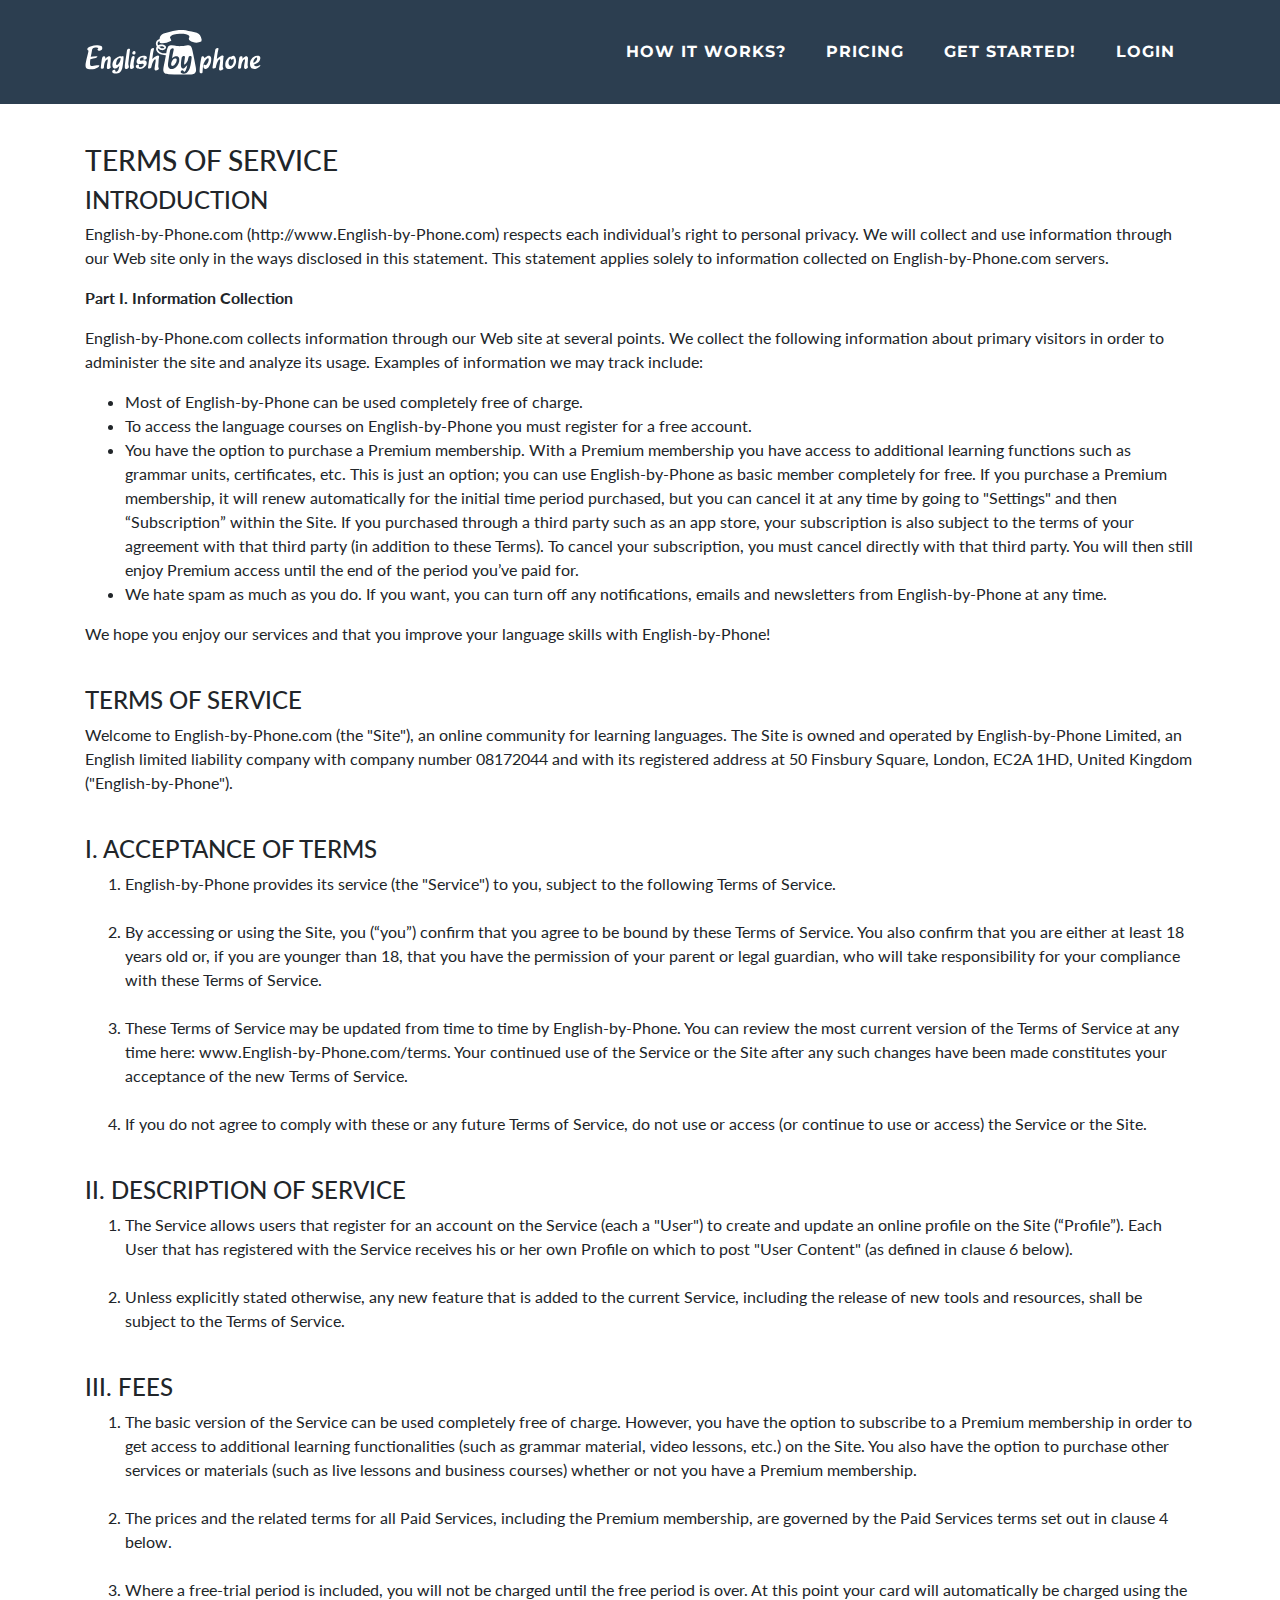
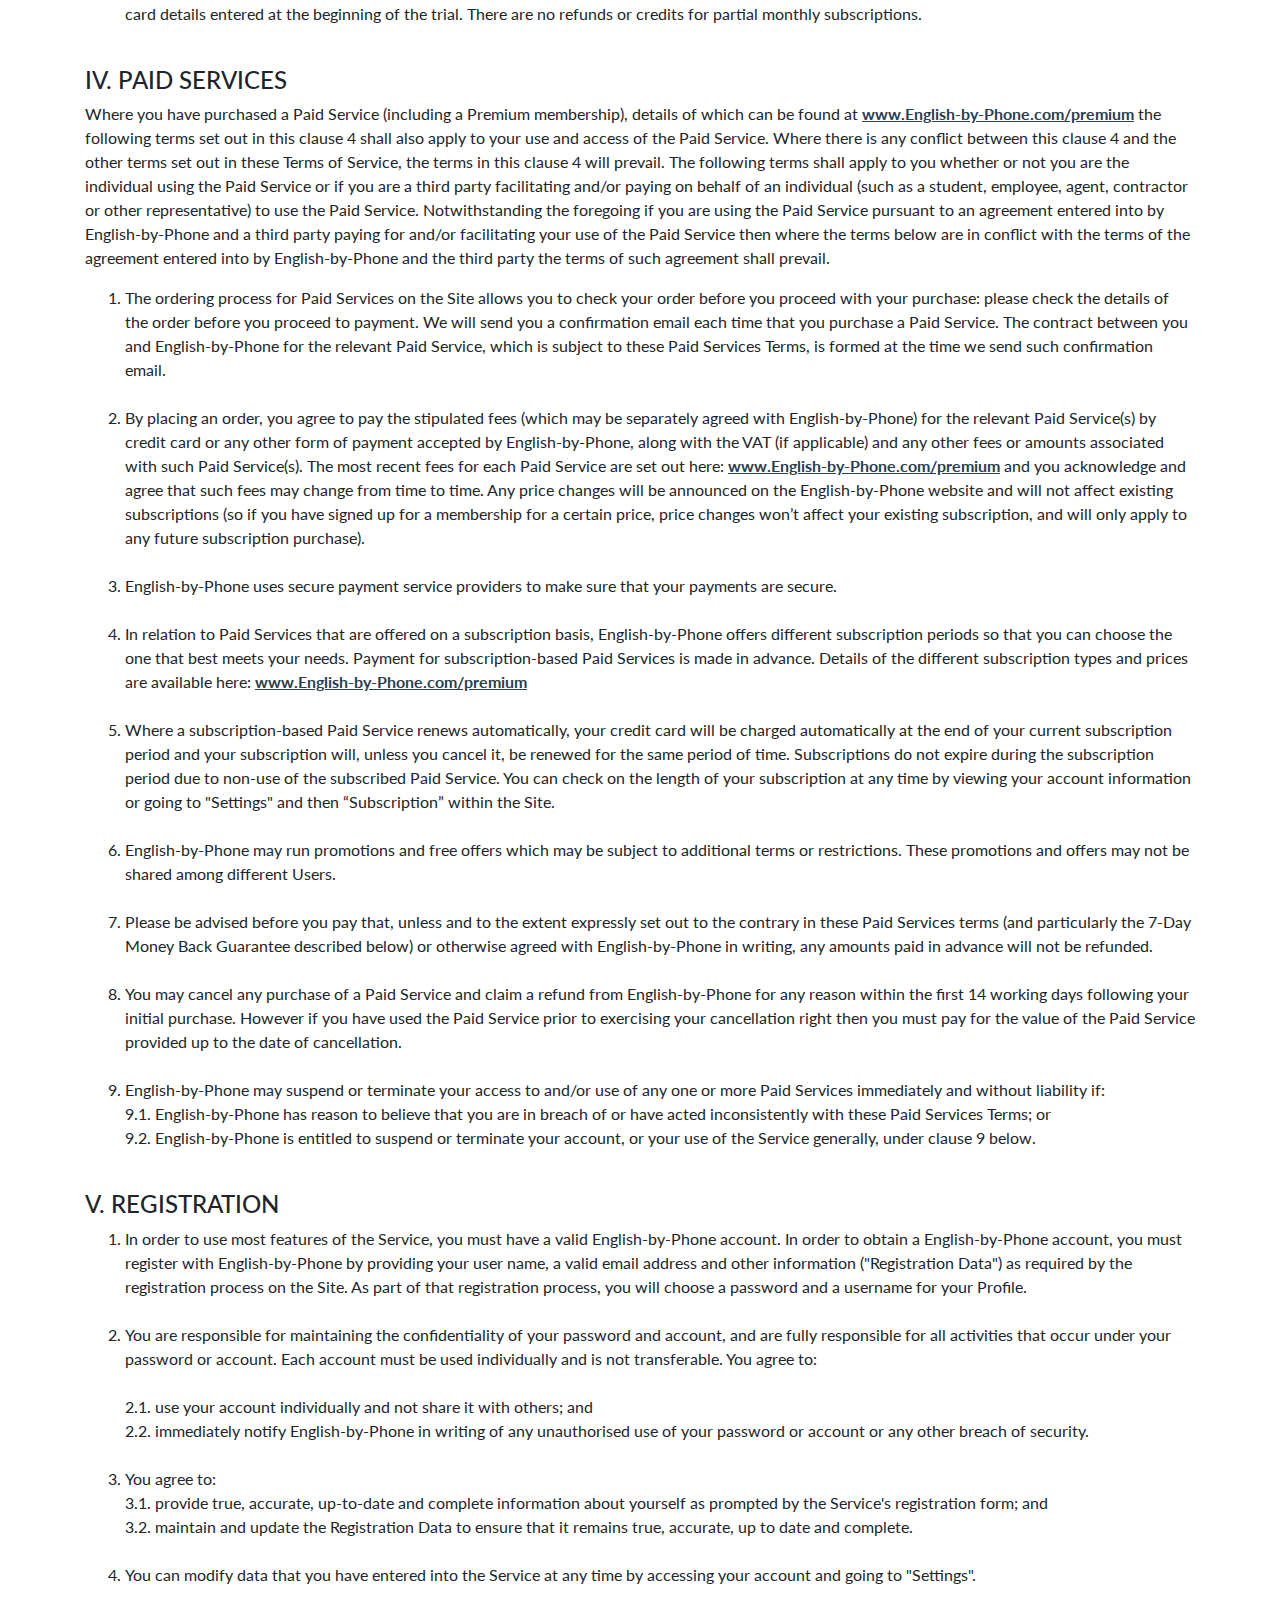
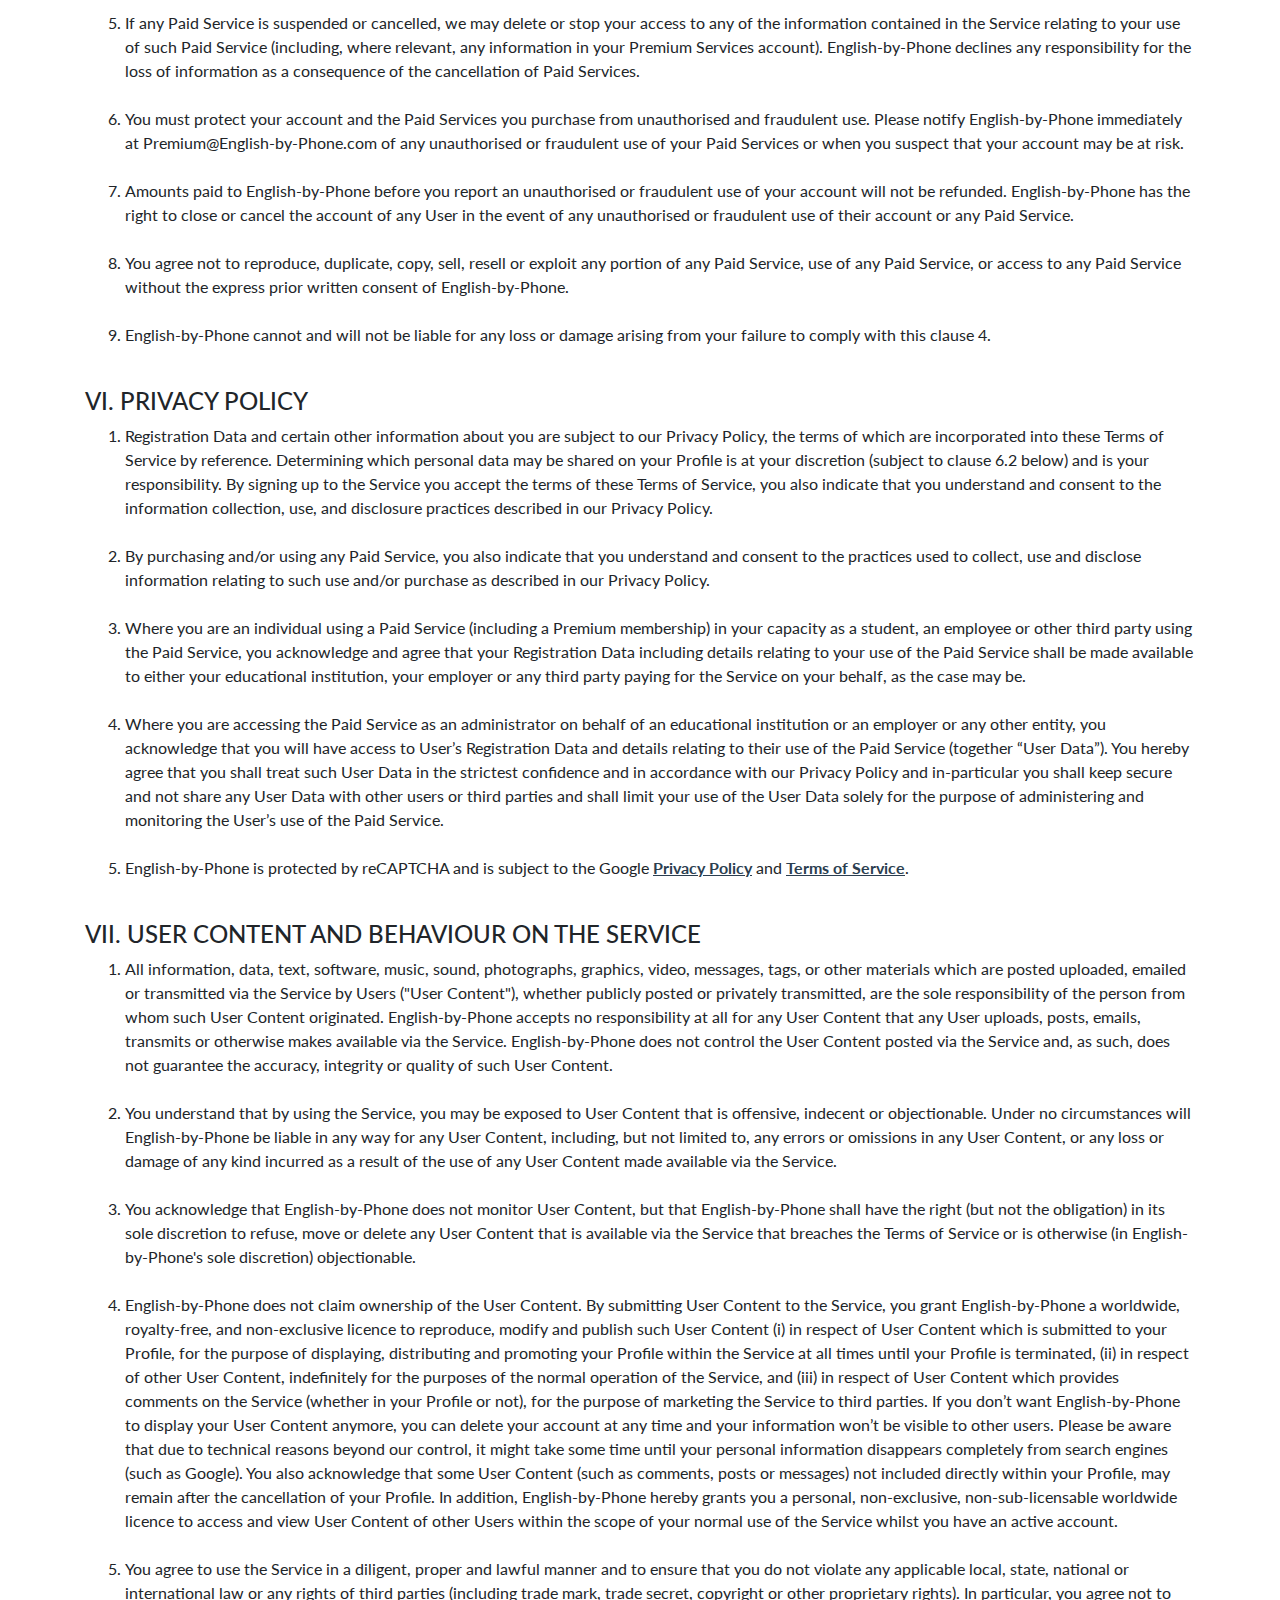
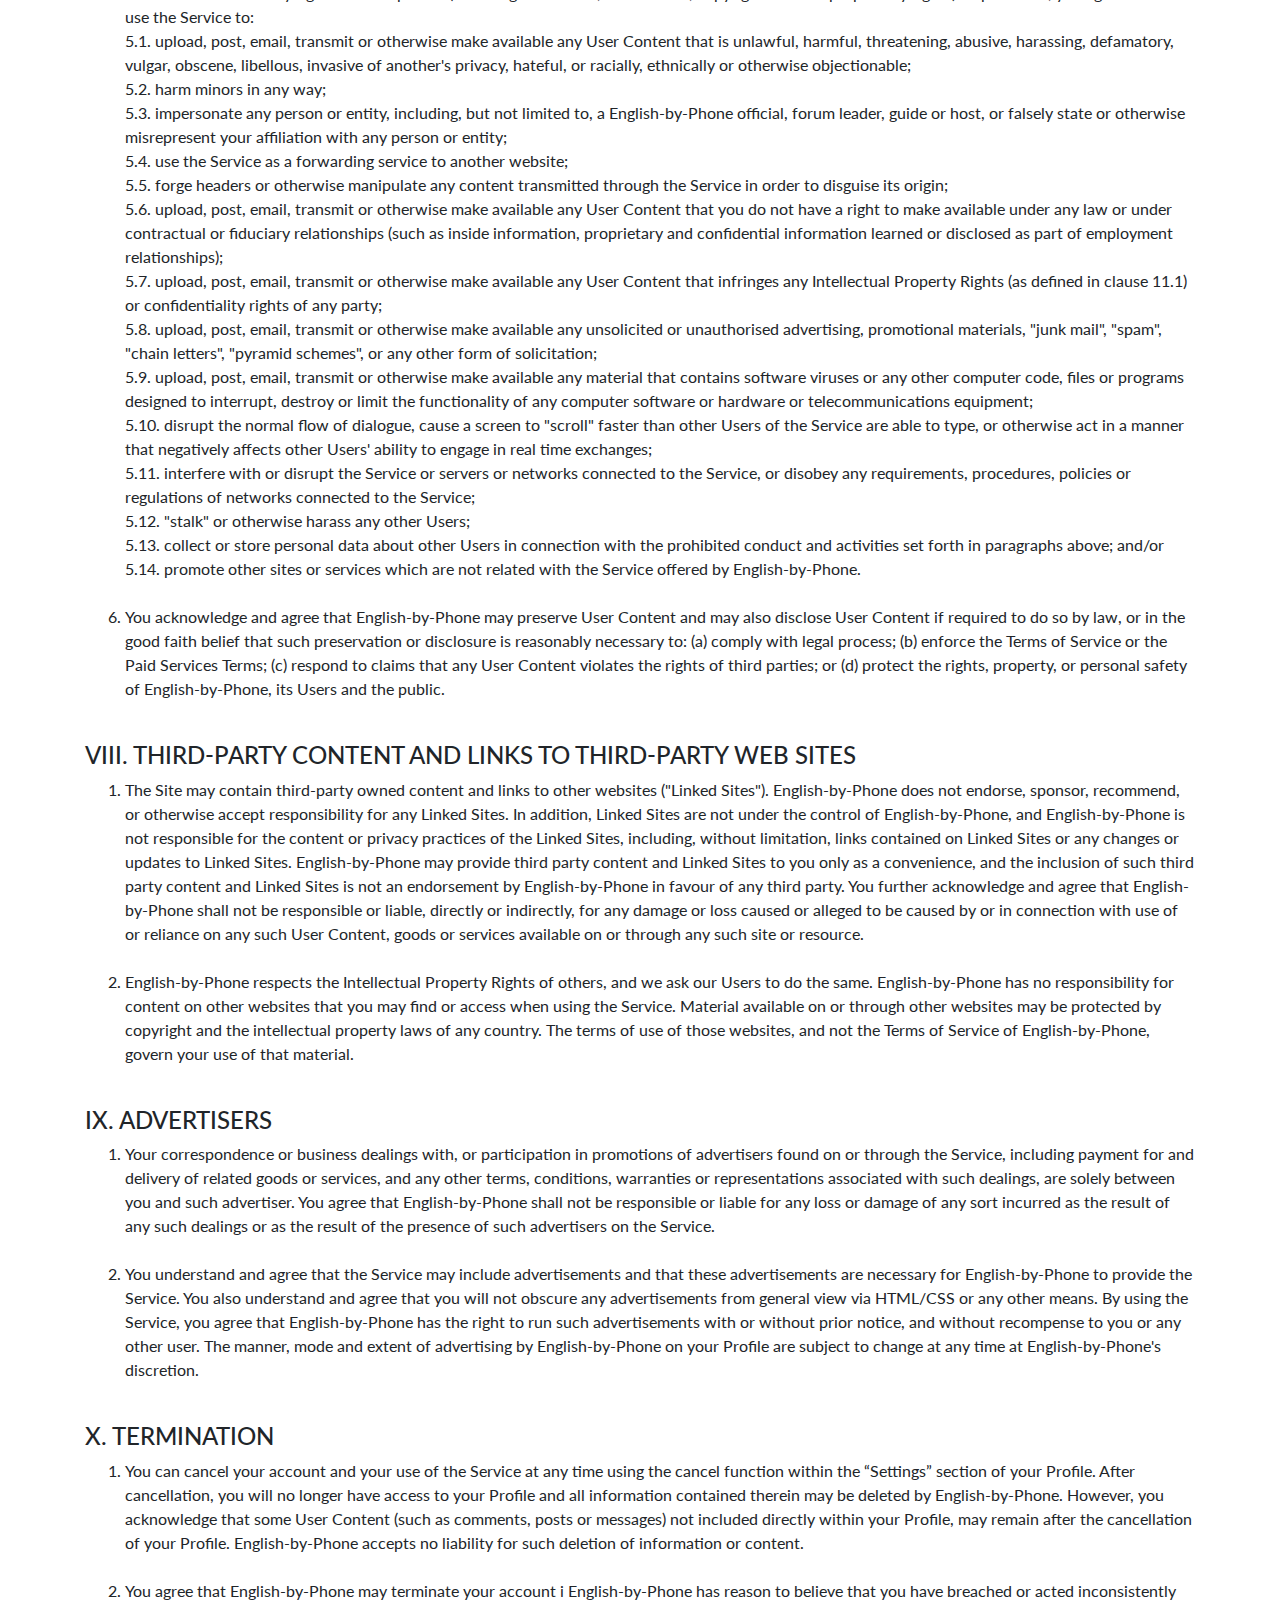
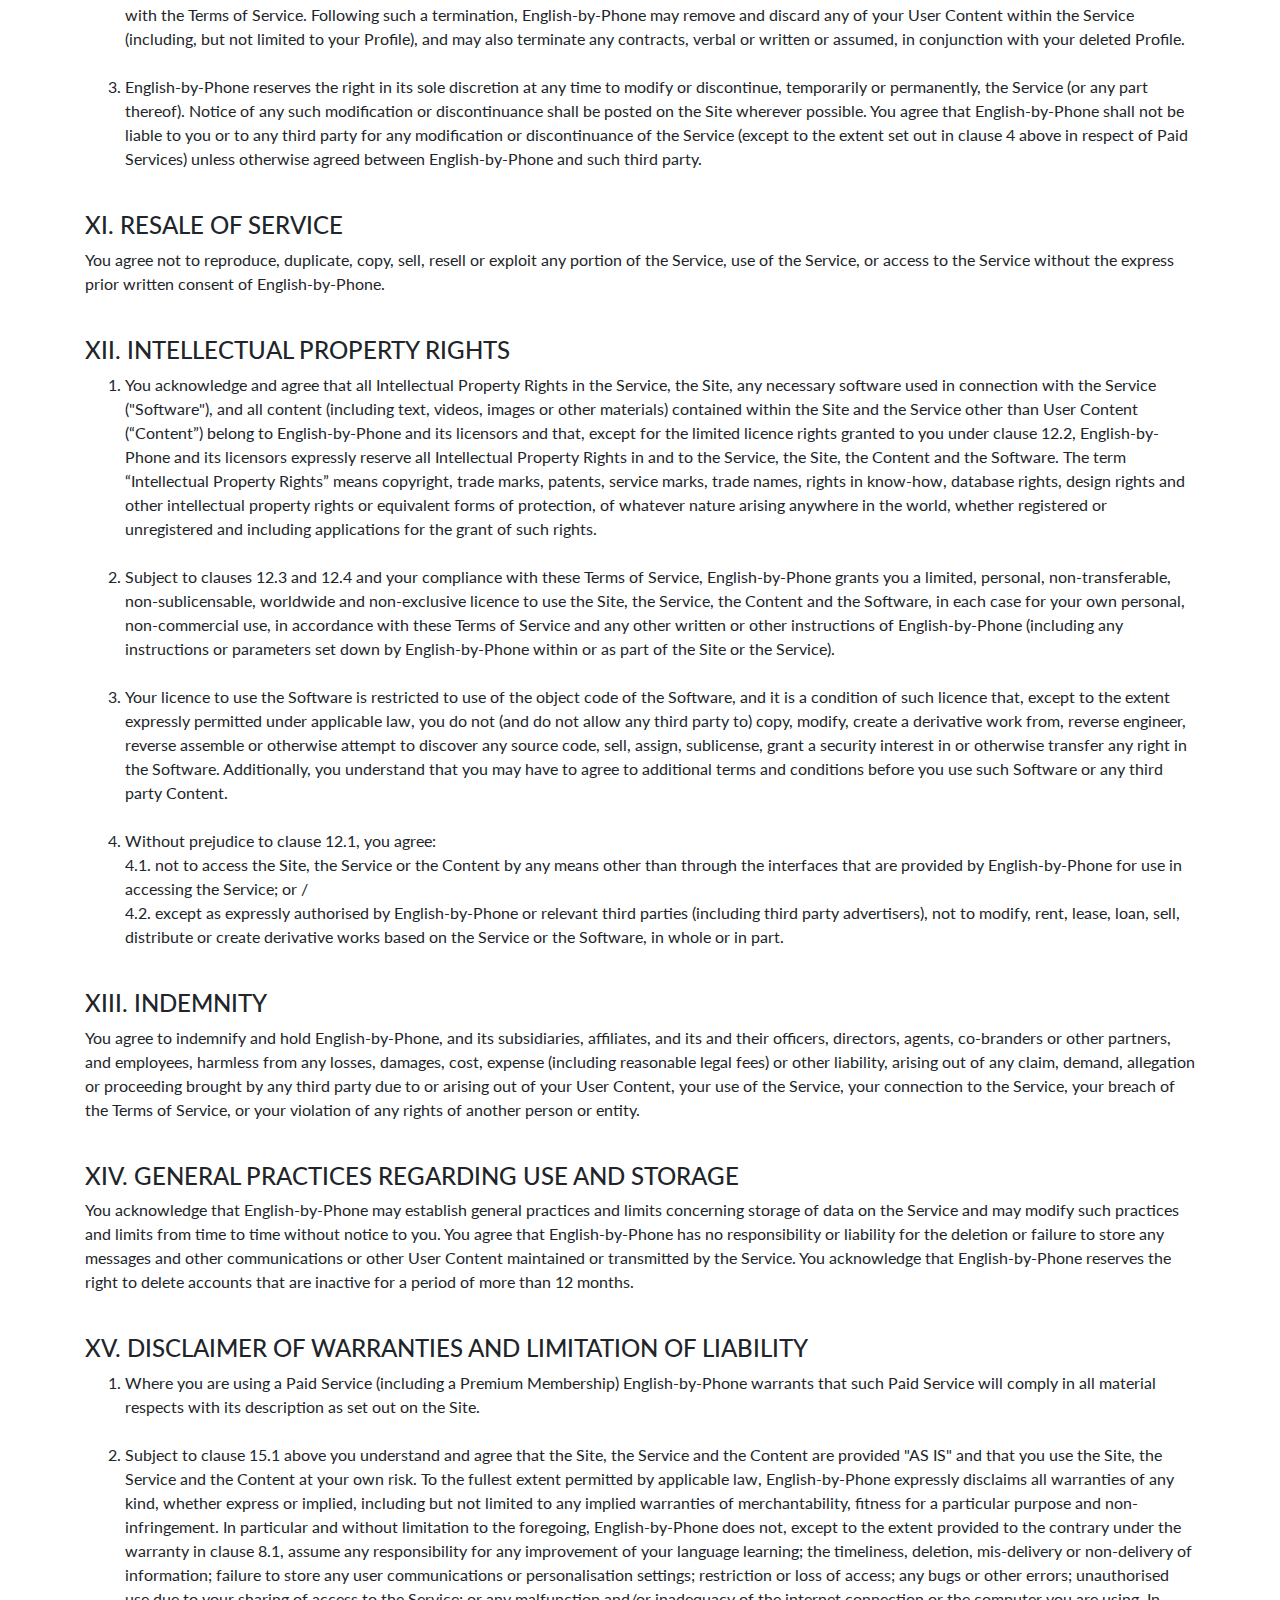
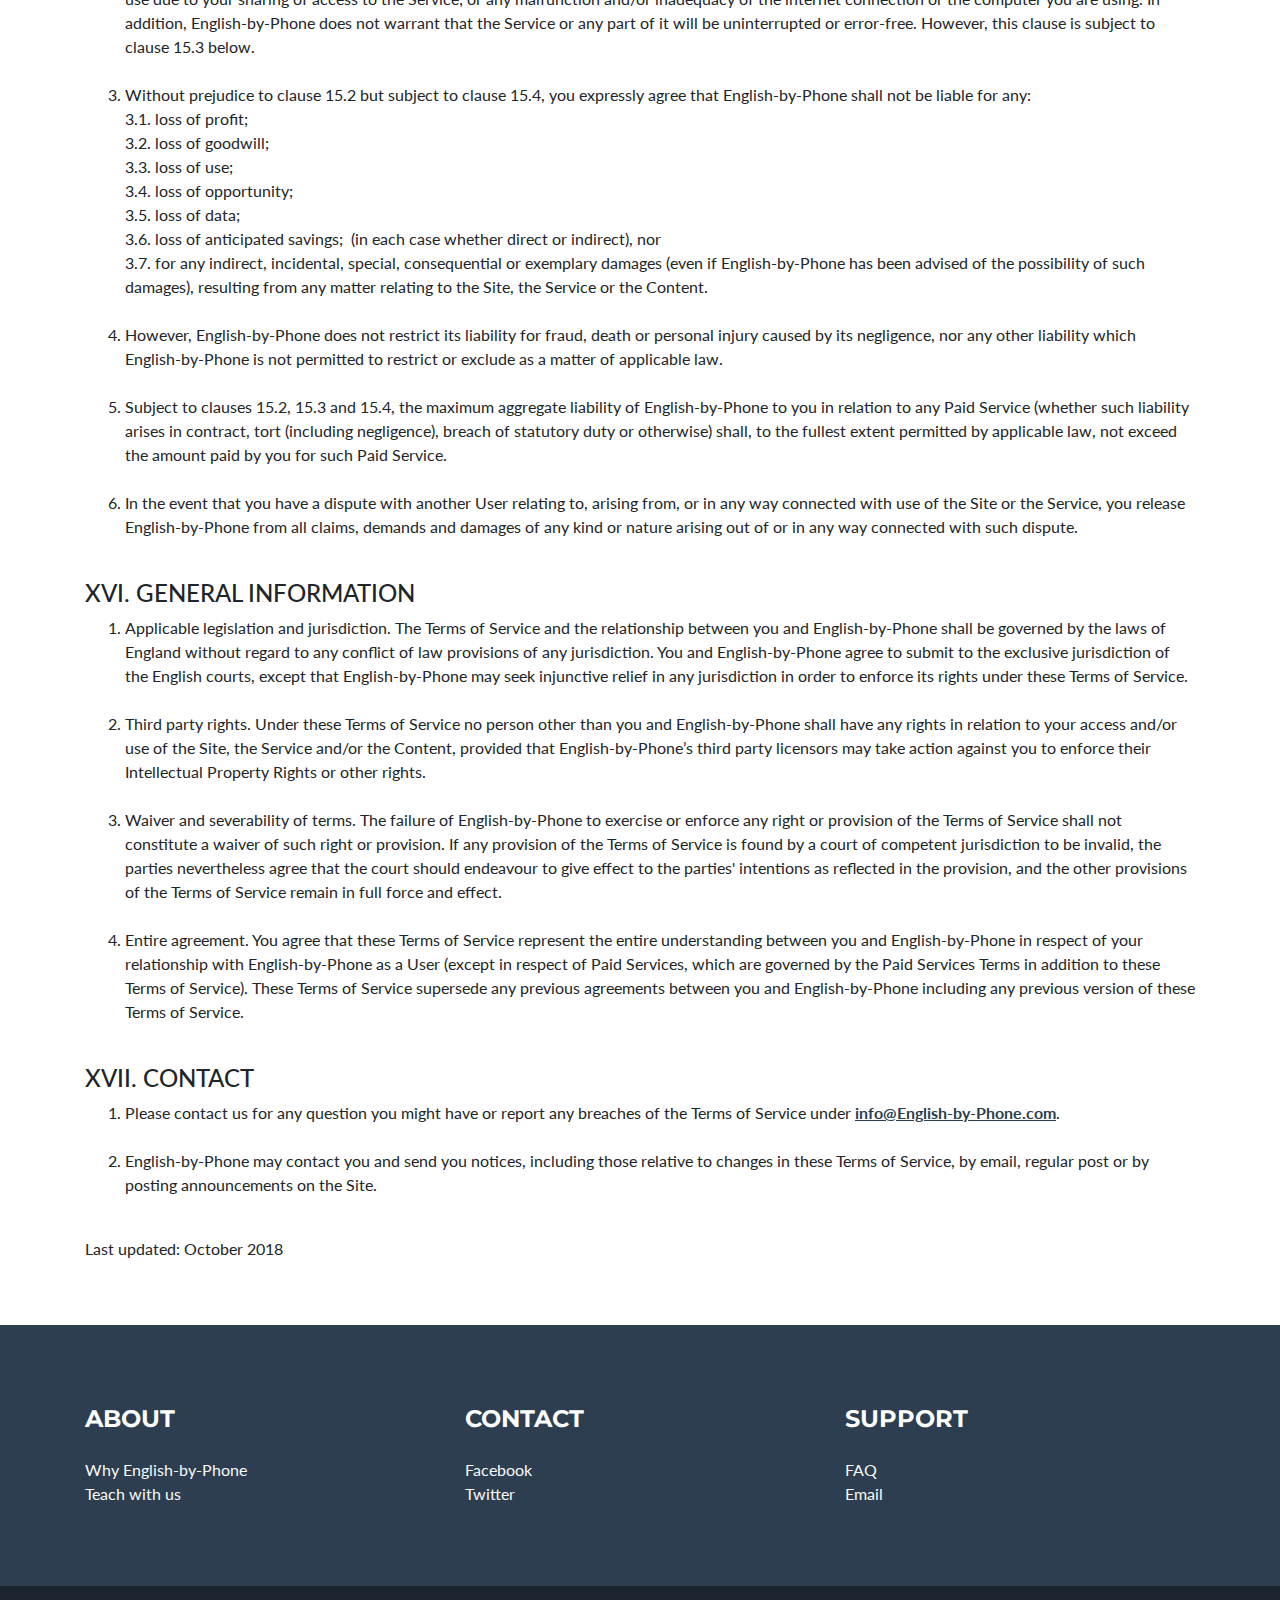
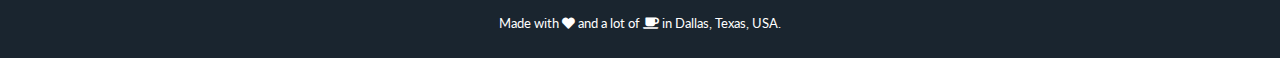
<file: tos.html>
<!DOCTYPE html>
<html lang="en">

<head>

    <meta charset="utf-8">
    <meta name="viewport" content="width=device-width, initial-scale=1, shrink-to-fit=no">
    <meta name="description" content="">
    <meta name="author" content="">

    <title>English-by-Phone - Become fluent in English</title>

    <!-- Bootstrap core CSS -->
    <link href="vendor/bootstrap/css/bootstrap.min.css" rel="stylesheet">

    <!-- Custom fonts for this template -->
    <link href="vendor/fontawesome-free/css/all.min.css" rel="stylesheet" type="text/css">
    <link href="https://fonts.googleapis.com/css?family=Montserrat:400,700" rel="stylesheet" type="text/css">
    <link href="https://fonts.googleapis.com/css?family=Lato:400,700,400italic,700italic" rel="stylesheet" type="text/css">

    <!-- Plugin CSS -->
    <link href="vendor/magnific-popup/magnific-popup.css" rel="stylesheet" type="text/css">

    <!-- Custom styles for this template -->
    <link href="css/freelancer.min.css" rel="stylesheet">

    <!-- Favicon -->
    <link rel="shortcut icon" href="fav.png" />

</head>

<body id="page-top">

    <!-- Navigation -->
    <nav class="navbar navbar-expand-lg bg-secondary fixed-top text-uppercase" id="mainNav">
        <div class="container">
            <a href="/" class="navbar-left"><img src="img/logo.svg"></a>
            <button class="navbar-toggler navbar-toggler-right text-uppercase bg-primary text-white rounded" type="button" data-toggle="collapse" data-target="#navbarResponsive" aria-controls="navbarResponsive" aria-expanded="false" aria-label="Toggle navigation">
                Menu
                <i class="fas fa-bars"></i>
            </button>
            <div class="collapse navbar-collapse" id="navbarResponsive">
                <ul class="navbar-nav ml-auto">
                    <li class="nav-item mx-0 mx-lg-1">
                        <a class="nav-link py-3 px-0 px-lg-3 rounded js-scroll-trigger" href="/#how-it-works">How it works?</a>
                    </li>
                    <li class="nav-item mx-0 mx-lg-1">
                        <a class="nav-link py-3 px-0 px-lg-3 rounded js-scroll-trigger" href="/#pricing">Pricing</a>
                    </li>
                    <li class="nav-item mx-0 mx-lg-1">
                        <a class="nav-link py-3 px-0 px-lg-3 rounded js-scroll-trigger" href="https://languagepanel.com/wrd/callback" target="_blank">Get started!</a>
                    </li>
                    <li class="nav-item mx-0 mx-lg-1">
                        <a class="nav-link py-3 px-0 px-lg-3 rounded js-scroll-trigger" href="https://languagepanel.com/wrd/student" target="_blank">Login</a>
                    </li>
                </ul>
            </div>
        </div>
    </nav>

    <!-- How it works - Grid Section -->
    <section class="tos mt-5 py-5" id="tos">
        <div class="container mt-5">
            <div class="richtext">
                <h1 class="h3">TERMS OF SERVICE</h1>
                <h2 class="h4">INTRODUCTION</h2>
                <p>English-by-Phone.com (http://www.English-by-Phone.com) respects each individual’s right to personal privacy. We will collect and use information through our Web site only in the ways disclosed in this statement. This statement applies solely to information collected on English-by-Phone.com servers.</p>
                <p><strong>Part I. Information Collection</strong></p>
                        English-by-Phone.com collects information through our Web site at several points. We collect the following information about primary visitors in order to administer the site and analyze its usage. Examples of information we may track include:</p>
                <ul>
                    <li>Most of English-by-Phone can be used completely free of charge. </li>
                    <li>To access the language courses on English-by-Phone you must register for a free account. </li>
                    <li>You have the option to purchase a Premium membership. With a Premium membership you have access to additional learning functions such as grammar units, certificates, etc. This is just an option; you can use English-by-Phone as basic member completely for free. If you purchase a Premium membership, it will renew automatically for the initial time period purchased, but you can cancel it at any time by going to "Settings" and then “Subscription” within the Site. If you purchased through a third party such as an app store, your subscription is also subject to the terms of your agreement with that third party (in addition to these Terms). To cancel your subscription, you must cancel directly with that third party. You will then still enjoy Premium access until the end of the period you’ve paid for.</li>
                    <li>We hate spam as much as you do. If you want, you can turn off any notifications, emails and newsletters from English-by-Phone at any time. </li>
                </ul>
                <p>We hope you enjoy our services and that you improve your language skills with English-by-Phone!
                    <br>
                    <br>
                </p>
                <h2 class="h4">TERMS OF SERVICE</h2>
                <p>Welcome to English-by-Phone.com (the "Site"), an online community for learning languages. The Site is owned and operated by English-by-Phone Limited, an English limited liability company with company number 08172044 and with its registered address at 50 Finsbury Square, London, EC2A 1HD, United Kingdom ("English-by-Phone").
                    <br>
                    <br>
                </p>
                <h3 class="h4">I.  ACCEPTANCE OF TERMS</h3>
                <ol>
                    <li>English-by-Phone provides its service (the "Service") to you, subject to the following Terms of Service.
                        <br>
                        <br>
                    </li>
                    <li>By accessing or using the Site, you (“you”) confirm that you agree to be bound by these Terms of Service. You also confirm that you are either at least 18 years old or, if you are younger than 18, that you have the permission of your parent or legal guardian, who will take responsibility for your compliance with these Terms of Service.
                        <br>
                        <br>
                    </li>
                    <li>These Terms of Service may be updated from time to time by English-by-Phone. You can review the most current version of the Terms of Service at any time here:&nbsp;www.English-by-Phone.com/terms. Your continued use of the Service or the Site after any such changes have been made constitutes your acceptance of the new Terms of Service.
                        <br>
                        <br>
                    </li>
                    <li>If you do not agree to comply with these or any future Terms of Service, do not use or access (or continue to use or access) the Service or the Site.
                        <br>
                        <br>
                    </li>
                </ol>
                <h3 class="h4">II. DESCRIPTION OF SERVICE</h3>
                <ol>
                    <li>The Service allows users that register for an account on the Service (each a "User") to create and update an online profile on the Site (“Profile”). Each User that has registered with the Service receives his or her own Profile on which to post "User Content" (as defined in clause 6 below).
                        <br>
                        <br>
                    </li>
                    <li>Unless explicitly stated otherwise, any new feature that is added to the current Service, including the release of new tools and resources, shall be subject to the Terms of Service.
                        <br>
                        <br>
                    </li>
                </ol>
                <h3 class="h4">III.  FEES</h3>
                <ol>
                    <li>The basic version of the Service can be used completely free of charge. However, you have the option to subscribe to a Premium membership in order to get access to additional learning functionalities (such as grammar material, video lessons, etc.) on the Site.&nbsp;You also have the option to purchase other services or materials (such as live lessons and business courses) whether or not you have a Premium membership.
                        <br>
                        <br>
                    </li>
                    <li>The prices and the related terms for all Paid Services, including the Premium membership, are governed by the Paid Services terms set out in clause 4 below.
                        <br>
                        <br>
                    </li>
                    <li>Where a free-trial period is included, you will not be charged until the free period is over. At this point your card will automatically be charged using the card details entered at the beginning of the trial. There are no refunds or credits for partial monthly subscriptions.
                        <br>
                        <br>
                    </li>
                </ol>
                <h3 class="h4">IV. PAID SERVICES</h3>
                <p>Where you have purchased a Paid Service (including a Premium membership), details of which can be found at <a href="https://www.English-by-Phone.com/en/premium#premium-plans">www.English-by-Phone.com/premium</a> the following terms set out in this clause 4 shall also apply to your use and access of the Paid Service. Where there is any conflict between this clause 4 and the other terms set out in these Terms of Service, the terms in this clause 4 will prevail. The following terms shall apply to you whether or not you are the individual using the Paid Service or if you are a third party facilitating and/or paying on behalf of an individual (such as a student, employee, agent, contractor or other representative) to use the Paid Service. Notwithstanding the foregoing if you are using the Paid Service pursuant to an agreement entered into by English-by-Phone and a third party paying for and/or facilitating your use of the Paid Service then where the terms below are in conflict with the terms of the agreement entered into by English-by-Phone and the third party the terms of such agreement shall prevail.</p>
                <ol>
                    <li>The ordering process for Paid Services on the Site allows you to check your order before you proceed with your purchase: please check the details of the order before you proceed to payment. We will send you a confirmation email each time that you purchase a Paid Service. The contract between you and English-by-Phone for the relevant Paid Service, which is subject to these Paid Services Terms, is formed at the time we send such confirmation email.
                        <br>
                        <br>
                    </li>
                    <li>By placing an order, you agree to pay the stipulated fees (which may be separately agreed with English-by-Phone) for the relevant Paid Service(s) by credit card or any other form of payment accepted by English-by-Phone, along with the VAT (if applicable) and any other fees or amounts associated with such Paid Service(s). The most recent fees for each Paid Service are set out here:&nbsp;<a href="https://www.English-by-Phone.com/en/premium#premium-plans">www.English-by-Phone.com/premium</a> and you acknowledge and agree that such fees may change from time to time. Any price changes will be announced on the English-by-Phone website and will not affect existing subscriptions (so if you have signed up for a membership for a certain price, price changes won’t affect your existing subscription, and will only apply to any future subscription purchase).
                        <br>
                        <br>
                    </li>
                    <li>English-by-Phone uses secure payment service providers to make sure that your payments are secure.
                        <br>
                        <br>
                    </li>
                    <li>In relation to Paid Services that are offered on a subscription basis, English-by-Phone offers different subscription periods so that you can choose the one that best meets your needs. Payment for subscription-based Paid Services is made in advance. Details of the different subscription types and prices are available here:&nbsp;<a href="https://www.English-by-Phone.com/en/premium#premium-plans">www.English-by-Phone.com/premium </a>
                        <br>
                        <br>
                    </li>
                    <li>Where a subscription-based Paid Service renews automatically, your credit card will be charged automatically at the end of your current subscription period and your subscription will, unless you cancel it, be renewed for the same period of time. Subscriptions do not expire during the subscription period due to non-use of the subscribed Paid Service. You can check on the length of your subscription at any time by viewing your account information or going to "Settings" and then “Subscription” within the Site.
                        <br>
                        <br>
                    </li>
                    <li>English-by-Phone may run promotions and free offers which may be subject to additional terms or restrictions. These promotions and offers may not be shared among different Users.
                        <br>
                        <br>
                    </li>
                    <li>Please be advised before you pay that, unless and to the extent expressly set out to the contrary in these Paid Services terms (and particularly the 7-Day Money Back Guarantee described below) or otherwise agreed with English-by-Phone in writing, any amounts paid in advance will not be refunded.
                        <br>
                        <br>
                    </li>
                    <li>You may cancel any purchase of a Paid Service and claim a refund from English-by-Phone for any reason within the first 14 working days following your initial purchase. However if you have used the Paid Service prior to exercising your cancellation right then you must pay for the value of the Paid Service provided up to the date of cancellation.
                        <br>
                        <br>
                    </li>
                    <li>English-by-Phone may suspend or terminate your access to and/or use of any one or more Paid Services immediately and without liability if:
                        <br> 9.1. English-by-Phone has reason to believe that you are in breach of or have acted inconsistently with these Paid Services Terms; or
                        <br> 9.2. English-by-Phone is entitled to suspend or terminate your account, or your use of the Service generally, under clause 9 below.
                        <br>
                        <br>
                    </li>
                </ol>
                <h3 class="h4">V. REGISTRATION</h3>
                <ol>
                    <li>In order to use most features of the Service, you must have a valid English-by-Phone account. In order to obtain a English-by-Phone account, you must register with English-by-Phone by providing your user name, a valid email address and other information ("Registration Data") as required by the registration process on the Site. As part of that registration process, you will choose a password and a username for your Profile.
                        <br>
                        <br>
                    </li>
                    <li>You are responsible for maintaining the confidentiality of your password and account, and are fully responsible for all activities that occur under your password or account. Each account must be used individually and is not transferable. You agree to:
                        <br>
                        <br> 2.1.&nbsp;use your account individually and not share it with others; and
                        <br> 2.2.&nbsp;immediately notify English-by-Phone in writing of any unauthorised use of your password or account or any other breach of security.
                        <br>
                        <br>
                    </li>
                    <li>You agree to:
                        <br> 3.1. provide true, accurate, up-to-date and complete information about yourself as prompted by the Service's registration form; and
                        <br> 3.2.&nbsp;maintain and update the Registration Data to ensure that it remains true, accurate, up to date and complete.
                        <br>
                        <br>
                    </li>
                    <li>You can modify data that you have entered into the Service at any time by accessing your account and going to "Settings".
                        <br>
                        <br>
                    </li>
                    <li>If any Paid Service is suspended or cancelled, we may delete or stop your access to any of the information contained in the Service relating to your use of such Paid Service (including, where relevant, any information in your Premium Services account). English-by-Phone declines any responsibility for the loss of information as a consequence of the cancellation of Paid Services.
                        <br>
                        <br>
                    </li>
                    <li>You must protect your account and the Paid Services you purchase from unauthorised and fraudulent use. Please notify English-by-Phone immediately at&nbsp;Premium@English-by-Phone.com&nbsp;of any unauthorised or fraudulent use of your Paid Services or when you suspect that your account may be at risk.
                        <br>
                        <br>
                    </li>
                    <li>Amounts paid to English-by-Phone before you report an unauthorised or fraudulent use of your account will not be refunded. English-by-Phone has the right to close or cancel the account of any User in the event of any unauthorised or fraudulent use of their account or any Paid Service.
                        <br>
                        <br>
                    </li>
                    <li>You agree not to reproduce, duplicate, copy, sell, resell or exploit any portion of any Paid Service, use of any Paid Service, or access to any Paid Service without the express prior written consent of English-by-Phone.
                        <br>
                        <br>
                    </li>
                    <li>English-by-Phone cannot and will not be liable for any loss or damage arising from your failure to comply with this clause 4.
                        <br>
                        <br>
                    </li>
                </ol>
                <h3 class="h4">VI. PRIVACY POLICY</h3>
                <ol>
                    <li>Registration Data and certain other information about you are subject to our&nbsp;Privacy Policy, the terms of which are incorporated into these Terms of Service by reference. Determining which personal data may be shared on your Profile is at your discretion (subject to clause 6.2 below) and is your responsibility. By signing up to the Service you accept the terms of these Terms of Service, you also indicate that you understand and consent to the information collection, use, and disclosure practices described in our Privacy Policy.
                        <br>
                        <br>
                    </li>
                    <li>By purchasing and/or using any Paid Service, you also indicate that you understand and consent to the practices used to collect, use and disclose information relating to such use and/or purchase as described in our Privacy Policy.
                        <br>
                        <br>
                    </li>
                    <li>Where you are an individual using a Paid Service (including a Premium membership) in your capacity as a student, an employee or other third party using the Paid Service, you acknowledge and agree that your Registration Data including details relating to your use of the Paid Service shall be made available to either your educational institution, your employer or any third party paying for the Service on your behalf, as the case may be.
                        <br>
                        <br>
                    </li>
                    <li>Where you are accessing the Paid Service as an administrator on behalf of an educational institution or an employer or any other entity, you acknowledge that you will have access to User’s Registration Data and details relating to their use of the Paid Service (together “User Data”). You hereby agree that you shall treat such User Data in the strictest confidence and in accordance with our Privacy Policy and in-particular you shall keep secure and not share any User Data with other users or third parties and shall limit your use of the User Data solely for the purpose of administering and monitoring the User’s use of the Paid Service.
                        <br>
                        <br>
                    </li>
                    <li>English-by-Phone is protected by reCAPTCHA and is subject to the Google <a href="https://policies.google.com/privacy">Privacy Policy</a> and <a href="https://policies.google.com/terms">Terms of Service</a>.
                        <br>
                        <br>
                    </li>
                </ol>
                <h3 class="h4">VII. USER CONTENT AND BEHAVIOUR ON THE SERVICE</h3>
                <ol>
                    <li>All information, data, text, software, music, sound, photographs, graphics, video, messages, tags, or other materials which are posted uploaded, emailed or transmitted via the Service by Users ("User Content"), whether publicly posted or privately transmitted, are the sole responsibility of the person from whom such User Content originated. English-by-Phone accepts no responsibility at all for any User Content that any User uploads, posts, emails, transmits or otherwise makes available via the Service. English-by-Phone does not control the User Content posted via the Service and, as such, does not guarantee the accuracy, integrity or quality of such User Content.
                        <br>
                        <br>
                    </li>
                    <li>You understand that by using the Service, you may be exposed to User Content that is offensive, indecent or objectionable. Under no circumstances will English-by-Phone be liable in any way for any User Content, including, but not limited to, any errors or omissions in any User Content, or any loss or damage of any kind incurred as a result of the use of any User Content made available via the Service.
                        <br>
                        <br>
                    </li>
                    <li>You acknowledge that English-by-Phone does not monitor User Content, but that English-by-Phone shall have the right (but not the obligation) in its sole discretion to refuse, move or delete any User Content that is available via the Service that breaches the Terms of Service or is otherwise (in English-by-Phone's sole discretion) objectionable.
                        <br>
                        <br>
                    </li>
                    <li>English-by-Phone does not claim ownership of the User Content. By submitting User Content to the Service, you grant English-by-Phone a worldwide, royalty-free, and non-exclusive licence to reproduce, modify and publish such User Content (i) in respect of User Content which is submitted to your Profile, for the purpose of displaying, distributing and promoting your Profile within the Service at all times until your Profile is terminated, (ii) in respect of other User Content, indefinitely for the purposes of the normal operation of the Service, and (iii) in respect of User Content which provides comments on the Service (whether in your Profile or not), for the purpose of marketing the Service to third parties. If you don’t want English-by-Phone to display your User Content anymore, you can delete your account at any time and your information won’t be visible to other users. Please be aware that due to technical reasons beyond our control, it might take some time until your personal information disappears completely from search engines (such as Google). You also acknowledge that some User Content (such as comments, posts or messages) not included directly within your Profile, may remain after the cancellation of your Profile. In addition, English-by-Phone hereby grants you a personal, non-exclusive, non-sub-licensable worldwide licence to access and view User Content of other Users within the scope of your normal use of the Service whilst you have an active account.
                        <br>
                        <br>
                    </li>
                    <li>You agree to use the Service in a diligent, proper and lawful manner and to ensure that you do not violate any applicable local, state, national or international law or any rights of third parties (including trade mark, trade secret, copyright or other proprietary rights). In particular, you agree not to use the Service to:
                        <br> 5.1.&nbsp;upload, post, email, transmit or otherwise make available any User Content that is unlawful, harmful, threatening, abusive, harassing, defamatory, vulgar, obscene, libellous, invasive of another's privacy, hateful, or racially, ethnically or otherwise objectionable;
                        <br> 5.2.&nbsp;harm minors in any way;
                        <br> 5.3.&nbsp;impersonate any person or entity, including, but not limited to, a English-by-Phone official, forum leader, guide or host, or falsely state or otherwise misrepresent your affiliation with any person or entity;
                        <br> 5.4.&nbsp;use the Service as a forwarding service to another website;
                        <br> 5.5. forge headers or otherwise manipulate any content transmitted through the Service in order to disguise its origin;
                        <br> 5.6.&nbsp;upload, post, email, transmit or otherwise make available any User Content that you do not have a right to make available under any law or under contractual or fiduciary relationships (such as inside information, proprietary and confidential information learned or disclosed as part of employment relationships);
                        <br> 5.7.&nbsp;upload, post, email, transmit or otherwise make available any User Content that infringes any Intellectual Property Rights (as defined in clause 11.1) or confidentiality rights of any party;
                        <br> 5.8.&nbsp;upload, post, email, transmit or otherwise make available any unsolicited or unauthorised advertising, promotional materials, "junk mail", "spam", "chain letters", "pyramid schemes", or any other form of solicitation;
                        <br> 5.9.&nbsp;upload, post, email, transmit or otherwise make available any material that contains software viruses or any other computer code, files or programs designed to interrupt, destroy or limit the functionality of any computer software or hardware or telecommunications equipment;
                        <br> 5.10.&nbsp;disrupt the normal flow of dialogue, cause a screen to "scroll" faster than other Users of the Service are able to type, or otherwise act in a manner that negatively affects other Users' ability to engage in real time exchanges;
                        <br> 5.11.&nbsp;interfere with or disrupt the Service or servers or networks connected to the Service, or disobey any requirements, procedures, policies or regulations of networks connected to the Service;
                        <br> 5.12.&nbsp;"stalk" or otherwise harass any other Users;
                        <br> 5.13. collect or store personal data about other Users in connection with the prohibited conduct and activities set forth in paragraphs above; and/or
                        <br> 5.14. promote other sites or services which are not related with the Service offered by English-by-Phone.
                        <br>
                        <br>
                    </li>
                    <li>You acknowledge and agree that English-by-Phone may preserve User Content and may also disclose User Content if required to do so by law, or in the good faith belief that such preservation or disclosure is reasonably necessary to: (a) comply with legal process; (b) enforce the Terms of Service or the Paid Services Terms; (c) respond to claims that any User Content violates the rights of third parties; or (d) protect the rights, property, or personal safety of English-by-Phone, its Users and the public.
                        <br>
                        <br>
                    </li>
                </ol>
                <h2 class="h4">VIII.  THIRD-PARTY CONTENT AND LINKS TO THIRD-PARTY WEB SITES</h2>
                <ol>
                    <li>The Site may contain third-party owned content and links to other websites ("Linked Sites"). English-by-Phone does not endorse, sponsor, recommend, or otherwise accept responsibility for any Linked Sites. In addition, Linked Sites are not under the control of English-by-Phone, and English-by-Phone is not responsible for the content or privacy practices of the Linked Sites, including, without limitation, links contained on Linked Sites or any changes or updates to Linked Sites. English-by-Phone may provide third party content and Linked Sites to you only as a convenience, and the inclusion of such third party content and Linked Sites is not an endorsement by English-by-Phone in favour of any third party. You further acknowledge and agree that English-by-Phone shall not be responsible or liable, directly or indirectly, for any damage or loss caused or alleged to be caused by or in connection with use of or reliance on any such User Content, goods or services available on or through any such site or resource.
                        <br>
                        <br>
                    </li>
                    <li>English-by-Phone respects the Intellectual Property Rights of others, and we ask our Users to do the same. English-by-Phone has no responsibility for content on other websites that you may find or access when using the Service. Material available on or through other websites may be protected by copyright and the intellectual property laws of any country. The terms of use of those websites, and not the Terms of Service of English-by-Phone, govern your use of that material.
                        <br>
                        <br>
                    </li>
                </ol>
                <h2 class="h4">IX. ADVERTISERS</h2>
                <ol>
                    <li>Your correspondence or business dealings with, or participation in promotions of advertisers found on or through the Service, including payment for and delivery of related goods or services, and any other terms, conditions, warranties or representations associated with such dealings, are solely between you and such advertiser. You agree that English-by-Phone shall not be responsible or liable for any loss or damage of any sort incurred as the result of any such dealings or as the result of the presence of such advertisers on the Service.
                        <br>
                        <br>
                    </li>
                    <li>You understand and agree that the Service may include advertisements and that these advertisements are necessary for English-by-Phone to provide the Service. You also understand and agree that you will not obscure any advertisements from general view via HTML/CSS or any other means. By using the Service, you agree that English-by-Phone has the right to run such advertisements with or without prior notice, and without recompense to you or any other user. The manner, mode and extent of advertising by English-by-Phone on your Profile are subject to change at any time at English-by-Phone's discretion.
                        <br>
                        <br>
                    </li>
                </ol>
                <h3 class="h4">X. TERMINATION</h3>
                <ol>
                    <li>You can cancel your account and your use of the Service at any time using the cancel function within the “Settings” section of your Profile. After cancellation, you will no longer have access to your Profile and all information contained therein may be deleted by English-by-Phone. However, you acknowledge that some User Content (such as comments, posts or messages) not included directly within your Profile, may remain after the cancellation of your Profile. English-by-Phone accepts no liability for such deletion of information or content.
                        <br>
                        <br>
                    </li>
                    <li>You agree that English-by-Phone may terminate your account i English-by-Phone has reason to believe that you have breached or acted inconsistently with the Terms of Service. Following such a termination, English-by-Phone may remove and discard any of your User Content within the Service (including, but not limited to your Profile), and may also terminate any contracts, verbal or written or assumed, in conjunction with your deleted Profile.
                        <br>
                        <br>
                    </li>
                    <li>English-by-Phone reserves the right in its sole discretion at any time to modify or discontinue, temporarily or permanently, the Service (or any part thereof). Notice of any such modification or discontinuance shall be posted on the Site wherever possible. You agree that English-by-Phone shall not be liable to you or to any third party for any modification or discontinuance of the Service (except to the extent set out in clause 4 above in respect of Paid Services) unless otherwise agreed between English-by-Phone and such third party.
                        <br>
                        <br>
                    </li>
                </ol>
                <h3 class="h4">XI. RESALE OF SERVICE</h3>
                <p>You agree not to reproduce, duplicate, copy, sell, resell or exploit any portion of the Service, use of the Service, or access to the Service without the express prior written consent of English-by-Phone.
                    <br>
                    <br>
                </p>
                <h3 class="h4">XII. INTELLECTUAL PROPERTY RIGHTS</h3>
                <ol>
                    <li>You acknowledge and agree that all Intellectual Property Rights in the Service, the Site, any necessary software used in connection with the Service ("Software"), and all content (including text, videos, images or other materials) contained within the Site and the Service other than User Content (“Content”) belong to English-by-Phone and its licensors and that, except for the limited licence rights granted to you under clause 12.2, English-by-Phone and its licensors expressly reserve all Intellectual Property Rights in and to the Service, the Site, the Content and the Software. The term “Intellectual Property Rights” means copyright, trade marks, patents, service marks, trade names, rights in know-how, database rights, design rights and other intellectual property rights or equivalent forms of protection, of whatever nature arising anywhere in the world, whether registered or unregistered and including applications for the grant of such rights.
                        <br>
                        <br>
                    </li>
                    <li>Subject to clauses 12.3 and 12.4 and your compliance with these Terms of Service, English-by-Phone grants you a limited, personal, non-transferable, non-sublicensable, worldwide and non-exclusive licence to use the Site, the Service, the Content and the Software, in each case for your own personal, non-commercial use, in accordance with these Terms of Service and any other written or other instructions of English-by-Phone (including any instructions or parameters set down by English-by-Phone within or as part of the Site or the Service).
                        <br>
                        <br>
                    </li>
                    <li>Your licence to use the Software is restricted to use of the object code of the Software, and it is a condition of such licence that, except to the extent expressly permitted under applicable law, you do not (and do not allow any third party to) copy, modify, create a derivative work from, reverse engineer, reverse assemble or otherwise attempt to discover any source code, sell, assign, sublicense, grant a security interest in or otherwise transfer any right in the Software. Additionally, you understand that you may have to agree to additional terms and conditions before you use such Software or any third party Content.
                        <br>
                        <br>
                    </li>
                    <li>Without prejudice to clause 12.1, you agree:
                        <br> 4.1.&nbsp;not to access the Site, the Service or the Content by any means other than through the interfaces that are provided by English-by-Phone for use in accessing the Service; or /
                        <br> 4.2.&nbsp;except as expressly authorised by English-by-Phone or relevant third parties (including third party advertisers), not to modify, rent, lease, loan, sell, distribute or create derivative works based on the Service or the Software, in whole or in part.
                        <br>
                        <br>
                    </li>
                </ol>
                <h3 class="h4">XIII. INDEMNITY</h3>
                <p>You agree to indemnify and hold English-by-Phone, and its subsidiaries, affiliates, and its and their officers, directors, agents, co-branders or other partners, and employees, harmless from any losses, damages, cost, expense (including reasonable legal fees) or other liability, arising out of any claim, demand, allegation or proceeding brought by any third party due to or arising out of your User Content, your use of the Service, your connection to the Service, your breach of the Terms of Service, or your violation of any rights of another person or entity.
                    <br>
                    <br>
                </p>
                <h3 class="h4">XIV. GENERAL PRACTICES REGARDING USE AND STORAGE</h3>
                <p>You acknowledge that English-by-Phone may establish general practices and limits concerning storage of data on the Service and may modify such practices and limits from time to time without notice to you. You agree that English-by-Phone has no responsibility or liability for the deletion or failure to store any messages and other communications or other User Content maintained or transmitted by the Service. You acknowledge that English-by-Phone reserves the right to delete accounts that are inactive for a period of more than 12 months.
                    <br>
                    <br>
                </p>
                <h3 class="h4">XV. DISCLAIMER OF WARRANTIES AND LIMITATION OF LIABILITY</h3>
                <ol>
                    <li>Where you are using a Paid Service (including a Premium Membership) English-by-Phone warrants that such Paid Service will comply in all material respects with its description as set out on the Site.
                        <br>
                        <br>
                    </li>
                    <li>Subject to clause 15.1 above you understand and agree that the Site, the Service and the Content are provided "AS IS" and that you use the Site, the Service and the Content at your own risk. To the fullest extent permitted by applicable law, English-by-Phone expressly disclaims all warranties of any kind, whether express or implied, including but not limited to any implied warranties of merchantability, fitness for a particular purpose and non-infringement. In particular and without limitation to the foregoing, English-by-Phone does not, except to the extent provided to the contrary under the warranty in clause 8.1, assume any responsibility for any improvement of your language learning; the timeliness, deletion, mis-delivery or non-delivery of information; failure to store any user communications or personalisation settings; restriction or loss of access; any bugs or other errors; unauthorised use due to your sharing of access to the Service; or any malfunction and/or inadequacy of the internet connection or the computer you are using. In addition, English-by-Phone does not warrant that the Service or any part of it will be uninterrupted or error-free. However, this clause is subject to clause 15.3 below.
                        <br>
                        <br>
                    </li>
                    <li>Without prejudice to clause 15.2 but subject to clause 15.4, you expressly agree that English-by-Phone shall not be liable for any:
                        <br> 3.1.&nbsp;loss of profit;
                        <br> 3.2.&nbsp;loss of goodwill;
                        <br> 3.3.&nbsp;loss of use;
                        <br> 3.4.&nbsp;loss of opportunity;
                        <br> 3.5. loss of data;
                        <br> 3.6.&nbsp;loss of anticipated savings;&nbsp; (in each case whether direct or indirect), nor
                        <br> 3.7.&nbsp;for any indirect, incidental, special, consequential or exemplary damages (even if English-by-Phone has been advised of the possibility of such damages), resulting from any matter relating to the Site, the Service or the Content.
                        <br>
                        <br>
                    </li>
                    <li>However, English-by-Phone does not restrict its liability for fraud, death or personal injury caused by its negligence, nor any other liability which English-by-Phone is not permitted to restrict or exclude as a matter of applicable law.
                        <br>
                        <br>
                    </li>
                    <li>Subject to clauses 15.2, 15.3 and 15.4, the maximum aggregate liability of English-by-Phone to you in relation to any Paid Service (whether such liability arises in contract, tort (including negligence), breach of statutory duty or otherwise) shall, to the fullest extent permitted by applicable law, not exceed the amount paid by you for such Paid Service.
                        <br>
                        <br>
                    </li>
                    <li>In the event that you have a dispute with another User relating to, arising from, or in any way connected with use of the Site or the Service, you release English-by-Phone from all claims, demands and damages of any kind or nature arising out of or in any way connected with such dispute.
                        <br>
                        <br>
                    </li>
                </ol>
                <h3 class="h4">XVI. GENERAL INFORMATION</h3>
                <ol>
                    <li>Applicable legislation and jurisdiction. The Terms of Service and the relationship between you and English-by-Phone shall be governed by the laws of England without regard to any conflict of law provisions of any jurisdiction. You and English-by-Phone agree to submit to the exclusive jurisdiction of the English courts, except that English-by-Phone may seek injunctive relief in any jurisdiction in order to enforce its rights under these Terms of Service.
                        <br>
                        <br>
                    </li>
                    <li>Third party rights. Under these Terms of Service no person other than you and English-by-Phone shall have any rights in relation to your access and/or use of the Site, the Service and/or the Content, provided that English-by-Phone’s third party licensors may take action against you to enforce their Intellectual Property Rights or other rights.
                        <br>
                        <br>
                    </li>
                    <li>Waiver and severability of terms. The failure of English-by-Phone to exercise or enforce any right or provision of the Terms of Service shall not constitute a waiver of such right or provision. If any provision of the Terms of Service is found by a court of competent jurisdiction to be invalid, the parties nevertheless agree that the court should endeavour to give effect to the parties' intentions as reflected in the provision, and the other provisions of the Terms of Service remain in full force and effect.
                        <br>
                        <br>
                    </li>
                    <li>Entire agreement. You agree that these Terms of Service represent the entire understanding between you and English-by-Phone in respect of your relationship with English-by-Phone as a User (except in respect of Paid Services, which are governed by the Paid Services Terms in addition to these Terms of Service). These Terms of Service supersede any previous agreements between you and English-by-Phone including any previous version of these Terms of Service.
                        <br>
                        <br>
                    </li>
                </ol>
                <h3 class="h4">XVII. CONTACT</h3>
                <ol>
                    <li>Please contact us for any question you might have or report any breaches of the Terms of Service under <a href="mailto:info@English-by-Phone.com">info@English-by-Phone.com</a>.
                        <br>
                        <br>
                    </li>
                    <li>English-by-Phone may contact you and send you notices, including those relative to changes in these Terms of Service, by email, regular post or by posting announcements on the Site.
                        <br>
                        <br>
                    </li>
                </ol>
                <p>Last updated: October 2018</p>
            </div>
        </div>
    </section>

    <!-- Footer -->
    <footer class="footer">
            <div class="container">
              <div class="row">
                <div class="col-md-4 mb-5 mb-lg-0">
                  <h4 class="text-uppercase mb-4">About</h4>
                  <ul class="list-unstyled mb-0">
                    <li><a class="" href="#">Why English-by-Phone</a></li>
                    <a class="" href="https://languagepanel.com/wrd/applicant/login">Teach with us</a>
                    </li>
                  </ul>
                </div>
                <div class="col-md-4 mb-5 mb-lg-0">
                  <h4 class="text-uppercase mb-4">Contact</h4>
                  <ul class="list-unstyled mb-0">
                          <li><a class="" href="https://www.facebook.com/englishbyphonepage/"                       target="_blank">Facebook</a></li>
                          <li><a class="" href="https://twitter.com/EBP_COM" target="_blank">Twitter</a></li>
                  </ul>
                </div>
                <div class="col-md-4">
                  <h4 class="text-uppercase mb-4">Support</h4>
                  <ul class="list-unstyled mb-0">
                    <li><a class="" href="faq.html">FAQ</a></li>
                    <li><a class="" href="https://mailto:support@english-by-phone.com">Email</a></li>
                  </ul>
                </div>
              </div>
            </div>
          </footer>
      
          <div class="copyright py-4 text-center text-white">
            <div class="container">
              <small
                >Made with <i class="fas fa-heart"></i> and a lot of
                <i class="fas fa-coffee"></i> in Dallas, Texas, USA.</small
              >
            </div>
          </div>
      
    <!-- Scroll to Top Button (Only visible on small and extra-small screen sizes) -->
    <div class="scroll-to-top d-lg-none position-fixed ">
        <a class="js-scroll-trigger d-block text-center text-white rounded" href="#page-top">
            <i class="fa fa-chevron-up"></i>
        </a>
    </div>

    <!-- Bootstrap core JavaScript -->
    <script src="vendor/jquery/jquery.min.js"></script>
    <script src="vendor/bootstrap/js/bootstrap.bundle.min.js"></script>

    <!-- Plugin JavaScript -->
    <script src="vendor/jquery-easing/jquery.easing.min.js"></script>
    <script src="vendor/magnific-popup/jquery.magnific-popup.min.js"></script>

    <!-- Contact Form JavaScript -->
    <script src="js/jqBootstrapValidation.js"></script>
    <script src="js/contact_me.js"></script>

    <!-- Custom scripts for this template -->
    <script src="js/freelancer.min.js"></script>

</body>

</html>
</file>
<file: vendor/fontawesome-free/css/all.min.css>
/*!
 * Font Awesome Free 5.3.1 by @fontawesome - https://fontawesome.com
 * License - https://fontawesome.com/license/free (Icons: CC BY 4.0, Fonts: SIL OFL 1.1, Code: MIT License)
 */
.fa,.fab,.fal,.far,.fas{-moz-osx-font-smoothing:grayscale;-webkit-font-smoothing:antialiased;display:inline-block;font-style:normal;font-variant:normal;text-rendering:auto;line-height:1}.fa-lg{font-size:1.33333em;line-height:.75em;vertical-align:-.0667em}.fa-xs{font-size:.75em}.fa-sm{font-size:.875em}.fa-1x{font-size:1em}.fa-2x{font-size:2em}.fa-3x{font-size:3em}.fa-4x{font-size:4em}.fa-5x{font-size:5em}.fa-6x{font-size:6em}.fa-7x{font-size:7em}.fa-8x{font-size:8em}.fa-9x{font-size:9em}.fa-10x{font-size:10em}.fa-fw{text-align:center;width:1.25em}.fa-ul{list-style-type:none;margin-left:2.5em;padding-left:0}.fa-ul>li{position:relative}.fa-li{left:-2em;position:absolute;text-align:center;width:2em;line-height:inherit}.fa-border{border:.08em solid #eee;border-radius:.1em;padding:.2em .25em .15em}.fa-pull-left{float:left}.fa-pull-right{float:right}.fa.fa-pull-left,.fab.fa-pull-left,.fal.fa-pull-left,.far.fa-pull-left,.fas.fa-pull-left{margin-right:.3em}.fa.fa-pull-right,.fab.fa-pull-right,.fal.fa-pull-right,.far.fa-pull-right,.fas.fa-pull-right{margin-left:.3em}.fa-spin{animation:fa-spin 2s infinite linear}.fa-pulse{animation:fa-spin 1s infinite steps(8)}@keyframes fa-spin{0%{transform:rotate(0deg)}to{transform:rotate(1turn)}}.fa-rotate-90{-ms-filter:"progid:DXImageTransform.Microsoft.BasicImage(rotation=1)";transform:rotate(90deg)}.fa-rotate-180{-ms-filter:"progid:DXImageTransform.Microsoft.BasicImage(rotation=2)";transform:rotate(180deg)}.fa-rotate-270{-ms-filter:"progid:DXImageTransform.Microsoft.BasicImage(rotation=3)";transform:rotate(270deg)}.fa-flip-horizontal{-ms-filter:"progid:DXImageTransform.Microsoft.BasicImage(rotation=0, mirror=1)";transform:scaleX(-1)}.fa-flip-vertical{transform:scaleY(-1)}.fa-flip-horizontal.fa-flip-vertical,.fa-flip-vertical{-ms-filter:"progid:DXImageTransform.Microsoft.BasicImage(rotation=2, mirror=1)"}.fa-flip-horizontal.fa-flip-vertical{transform:scale(-1)}:root .fa-flip-horizontal,:root .fa-flip-vertical,:root .fa-rotate-90,:root .fa-rotate-180,:root .fa-rotate-270{-webkit-filter:none;filter:none}.fa-stack{display:inline-block;height:2em;line-height:2em;position:relative;vertical-align:middle;width:2em}.fa-stack-1x,.fa-stack-2x{left:0;position:absolute;text-align:center;width:100%}.fa-stack-1x{line-height:inherit}.fa-stack-2x{font-size:2em}.fa-inverse{color:#fff}.fa-500px:before{content:"\f26e"}.fa-accessible-icon:before{content:"\f368"}.fa-accusoft:before{content:"\f369"}.fa-ad:before{content:"\f641"}.fa-address-book:before{content:"\f2b9"}.fa-address-card:before{content:"\f2bb"}.fa-adjust:before{content:"\f042"}.fa-adn:before{content:"\f170"}.fa-adversal:before{content:"\f36a"}.fa-affiliatetheme:before{content:"\f36b"}.fa-air-freshener:before{content:"\f5d0"}.fa-algolia:before{content:"\f36c"}.fa-align-center:before{content:"\f037"}.fa-align-justify:before{content:"\f039"}.fa-align-left:before{content:"\f036"}.fa-align-right:before{content:"\f038"}.fa-alipay:before{content:"\f642"}.fa-allergies:before{content:"\f461"}.fa-amazon:before{content:"\f270"}.fa-amazon-pay:before{content:"\f42c"}.fa-ambulance:before{content:"\f0f9"}.fa-american-sign-language-interpreting:before{content:"\f2a3"}.fa-amilia:before{content:"\f36d"}.fa-anchor:before{content:"\f13d"}.fa-android:before{content:"\f17b"}.fa-angellist:before{content:"\f209"}.fa-angle-double-down:before{content:"\f103"}.fa-angle-double-left:before{content:"\f100"}.fa-angle-double-right:before{content:"\f101"}.fa-angle-double-up:before{content:"\f102"}.fa-angle-down:before{content:"\f107"}.fa-angle-left:before{content:"\f104"}.fa-angle-right:before{content:"\f105"}.fa-angle-up:before{content:"\f106"}.fa-angry:before{content:"\f556"}.fa-angrycreative:before{content:"\f36e"}.fa-angular:before{content:"\f420"}.fa-ankh:before{content:"\f644"}.fa-app-store:before{content:"\f36f"}.fa-app-store-ios:before{content:"\f370"}.fa-apper:before{content:"\f371"}.fa-apple:before{content:"\f179"}.fa-apple-alt:before{content:"\f5d1"}.fa-apple-pay:before{content:"\f415"}.fa-archive:before{content:"\f187"}.fa-archway:before{content:"\f557"}.fa-arrow-alt-circle-down:before{content:"\f358"}.fa-arrow-alt-circle-left:before{content:"\f359"}.fa-arrow-alt-circle-right:before{content:"\f35a"}.fa-arrow-alt-circle-up:before{content:"\f35b"}.fa-arrow-circle-down:before{content:"\f0ab"}.fa-arrow-circle-left:before{content:"\f0a8"}.fa-arrow-circle-right:before{content:"\f0a9"}.fa-arrow-circle-up:before{content:"\f0aa"}.fa-arrow-down:before{content:"\f063"}.fa-arrow-left:before{content:"\f060"}.fa-arrow-right:before{content:"\f061"}.fa-arrow-up:before{content:"\f062"}.fa-arrows-alt:before{content:"\f0b2"}.fa-arrows-alt-h:before{content:"\f337"}.fa-arrows-alt-v:before{content:"\f338"}.fa-assistive-listening-systems:before{content:"\f2a2"}.fa-asterisk:before{content:"\f069"}.fa-asymmetrik:before{content:"\f372"}.fa-at:before{content:"\f1fa"}.fa-atlas:before{content:"\f558"}.fa-atom:before{content:"\f5d2"}.fa-audible:before{content:"\f373"}.fa-audio-description:before{content:"\f29e"}.fa-autoprefixer:before{content:"\f41c"}.fa-avianex:before{content:"\f374"}.fa-aviato:before{content:"\f421"}.fa-award:before{content:"\f559"}.fa-aws:before{content:"\f375"}.fa-backspace:before{content:"\f55a"}.fa-backward:before{content:"\f04a"}.fa-balance-scale:before{content:"\f24e"}.fa-ban:before{content:"\f05e"}.fa-band-aid:before{content:"\f462"}.fa-bandcamp:before{content:"\f2d5"}.fa-barcode:before{content:"\f02a"}.fa-bars:before{content:"\f0c9"}.fa-baseball-ball:before{content:"\f433"}.fa-basketball-ball:before{content:"\f434"}.fa-bath:before{content:"\f2cd"}.fa-battery-empty:before{content:"\f244"}.fa-battery-full:before{content:"\f240"}.fa-battery-half:before{content:"\f242"}.fa-battery-quarter:before{content:"\f243"}.fa-battery-three-quarters:before{content:"\f241"}.fa-bed:before{content:"\f236"}.fa-beer:before{content:"\f0fc"}.fa-behance:before{content:"\f1b4"}.fa-behance-square:before{content:"\f1b5"}.fa-bell:before{content:"\f0f3"}.fa-bell-slash:before{content:"\f1f6"}.fa-bezier-curve:before{content:"\f55b"}.fa-bible:before{content:"\f647"}.fa-bicycle:before{content:"\f206"}.fa-bimobject:before{content:"\f378"}.fa-binoculars:before{content:"\f1e5"}.fa-birthday-cake:before{content:"\f1fd"}.fa-bitbucket:before{content:"\f171"}.fa-bitcoin:before{content:"\f379"}.fa-bity:before{content:"\f37a"}.fa-black-tie:before{content:"\f27e"}.fa-blackberry:before{content:"\f37b"}.fa-blender:before{content:"\f517"}.fa-blind:before{content:"\f29d"}.fa-blogger:before{content:"\f37c"}.fa-blogger-b:before{content:"\f37d"}.fa-bluetooth:before{content:"\f293"}.fa-bluetooth-b:before{content:"\f294"}.fa-bold:before{content:"\f032"}.fa-bolt:before{content:"\f0e7"}.fa-bomb:before{content:"\f1e2"}.fa-bone:before{content:"\f5d7"}.fa-bong:before{content:"\f55c"}.fa-book:before{content:"\f02d"}.fa-book-open:before{content:"\f518"}.fa-book-reader:before{content:"\f5da"}.fa-bookmark:before{content:"\f02e"}.fa-bowling-ball:before{content:"\f436"}.fa-box:before{content:"\f466"}.fa-box-open:before{content:"\f49e"}.fa-boxes:before{content:"\f468"}.fa-braille:before{content:"\f2a1"}.fa-brain:before{content:"\f5dc"}.fa-briefcase:before{content:"\f0b1"}.fa-briefcase-medical:before{content:"\f469"}.fa-broadcast-tower:before{content:"\f519"}.fa-broom:before{content:"\f51a"}.fa-brush:before{content:"\f55d"}.fa-btc:before{content:"\f15a"}.fa-bug:before{content:"\f188"}.fa-building:before{content:"\f1ad"}.fa-bullhorn:before{content:"\f0a1"}.fa-bullseye:before{content:"\f140"}.fa-burn:before{content:"\f46a"}.fa-buromobelexperte:before{content:"\f37f"}.fa-bus:before{content:"\f207"}.fa-bus-alt:before{content:"\f55e"}.fa-business-time:before{content:"\f64a"}.fa-buysellads:before{content:"\f20d"}.fa-calculator:before{content:"\f1ec"}.fa-calendar:before{content:"\f133"}.fa-calendar-alt:before{content:"\f073"}.fa-calendar-check:before{content:"\f274"}.fa-calendar-minus:before{content:"\f272"}.fa-calendar-plus:before{content:"\f271"}.fa-calendar-times:before{content:"\f273"}.fa-camera:before{content:"\f030"}.fa-camera-retro:before{content:"\f083"}.fa-cannabis:before{content:"\f55f"}.fa-capsules:before{content:"\f46b"}.fa-car:before{content:"\f1b9"}.fa-car-alt:before{content:"\f5de"}.fa-car-battery:before{content:"\f5df"}.fa-car-crash:before{content:"\f5e1"}.fa-car-side:before{content:"\f5e4"}.fa-caret-down:before{content:"\f0d7"}.fa-caret-left:before{content:"\f0d9"}.fa-caret-right:before{content:"\f0da"}.fa-caret-square-down:before{content:"\f150"}.fa-caret-square-left:before{content:"\f191"}.fa-caret-square-right:before{content:"\f152"}.fa-caret-square-up:before{content:"\f151"}.fa-caret-up:before{content:"\f0d8"}.fa-cart-arrow-down:before{content:"\f218"}.fa-cart-plus:before{content:"\f217"}.fa-cc-amazon-pay:before{content:"\f42d"}.fa-cc-amex:before{content:"\f1f3"}.fa-cc-apple-pay:before{content:"\f416"}.fa-cc-diners-club:before{content:"\f24c"}.fa-cc-discover:before{content:"\f1f2"}.fa-cc-jcb:before{content:"\f24b"}.fa-cc-mastercard:before{content:"\f1f1"}.fa-cc-paypal:before{content:"\f1f4"}.fa-cc-stripe:before{content:"\f1f5"}.fa-cc-visa:before{content:"\f1f0"}.fa-centercode:before{content:"\f380"}.fa-certificate:before{content:"\f0a3"}.fa-chalkboard:before{content:"\f51b"}.fa-chalkboard-teacher:before{content:"\f51c"}.fa-charging-station:before{content:"\f5e7"}.fa-chart-area:before{content:"\f1fe"}.fa-chart-bar:before{content:"\f080"}.fa-chart-line:before{content:"\f201"}.fa-chart-pie:before{content:"\f200"}.fa-check:before{content:"\f00c"}.fa-check-circle:before{content:"\f058"}.fa-check-double:before{content:"\f560"}.fa-check-square:before{content:"\f14a"}.fa-chess:before{content:"\f439"}.fa-chess-bishop:before{content:"\f43a"}.fa-chess-board:before{content:"\f43c"}.fa-chess-king:before{content:"\f43f"}.fa-chess-knight:before{content:"\f441"}.fa-chess-pawn:before{content:"\f443"}.fa-chess-queen:before{content:"\f445"}.fa-chess-rook:before{content:"\f447"}.fa-chevron-circle-down:before{content:"\f13a"}.fa-chevron-circle-left:before{content:"\f137"}.fa-chevron-circle-right:before{content:"\f138"}.fa-chevron-circle-up:before{content:"\f139"}.fa-chevron-down:before{content:"\f078"}.fa-chevron-left:before{content:"\f053"}.fa-chevron-right:before{content:"\f054"}.fa-chevron-up:before{content:"\f077"}.fa-child:before{content:"\f1ae"}.fa-chrome:before{content:"\f268"}.fa-church:before{content:"\f51d"}.fa-circle:before{content:"\f111"}.fa-circle-notch:before{content:"\f1ce"}.fa-city:before{content:"\f64f"}.fa-clipboard:before{content:"\f328"}.fa-clipboard-check:before{content:"\f46c"}.fa-clipboard-list:before{content:"\f46d"}.fa-clock:before{content:"\f017"}.fa-clone:before{content:"\f24d"}.fa-closed-captioning:before{content:"\f20a"}.fa-cloud:before{content:"\f0c2"}.fa-cloud-download-alt:before{content:"\f381"}.fa-cloud-upload-alt:before{content:"\f382"}.fa-cloudscale:before{content:"\f383"}.fa-cloudsmith:before{content:"\f384"}.fa-cloudversify:before{content:"\f385"}.fa-cocktail:before{content:"\f561"}.fa-code:before{content:"\f121"}.fa-code-branch:before{content:"\f126"}.fa-codepen:before{content:"\f1cb"}.fa-codiepie:before{content:"\f284"}.fa-coffee:before{content:"\f0f4"}.fa-cog:before{content:"\f013"}.fa-cogs:before{content:"\f085"}.fa-coins:before{content:"\f51e"}.fa-columns:before{content:"\f0db"}.fa-comment:before{content:"\f075"}.fa-comment-alt:before{content:"\f27a"}.fa-comment-dollar:before{content:"\f651"}.fa-comment-dots:before{content:"\f4ad"}.fa-comment-slash:before{content:"\f4b3"}.fa-comments:before{content:"\f086"}.fa-comments-dollar:before{content:"\f653"}.fa-compact-disc:before{content:"\f51f"}.fa-compass:before{content:"\f14e"}.fa-compress:before{content:"\f066"}.fa-concierge-bell:before{content:"\f562"}.fa-connectdevelop:before{content:"\f20e"}.fa-contao:before{content:"\f26d"}.fa-cookie:before{content:"\f563"}.fa-cookie-bite:before{content:"\f564"}.fa-copy:before{content:"\f0c5"}.fa-copyright:before{content:"\f1f9"}.fa-couch:before{content:"\f4b8"}.fa-cpanel:before{content:"\f388"}.fa-creative-commons:before{content:"\f25e"}.fa-creative-commons-by:before{content:"\f4e7"}.fa-creative-commons-nc:before{content:"\f4e8"}.fa-creative-commons-nc-eu:before{content:"\f4e9"}.fa-creative-commons-nc-jp:before{content:"\f4ea"}.fa-creative-commons-nd:before{content:"\f4eb"}.fa-creative-commons-pd:before{content:"\f4ec"}.fa-creative-commons-pd-alt:before{content:"\f4ed"}.fa-creative-commons-remix:before{content:"\f4ee"}.fa-creative-commons-sa:before{content:"\f4ef"}.fa-creative-commons-sampling:before{content:"\f4f0"}.fa-creative-commons-sampling-plus:before{content:"\f4f1"}.fa-creative-commons-share:before{content:"\f4f2"}.fa-credit-card:before{content:"\f09d"}.fa-crop:before{content:"\f125"}.fa-crop-alt:before{content:"\f565"}.fa-cross:before{content:"\f654"}.fa-crosshairs:before{content:"\f05b"}.fa-crow:before{content:"\f520"}.fa-crown:before{content:"\f521"}.fa-css3:before{content:"\f13c"}.fa-css3-alt:before{content:"\f38b"}.fa-cube:before{content:"\f1b2"}.fa-cubes:before{content:"\f1b3"}.fa-cut:before{content:"\f0c4"}.fa-cuttlefish:before{content:"\f38c"}.fa-d-and-d:before{content:"\f38d"}.fa-dashcube:before{content:"\f210"}.fa-database:before{content:"\f1c0"}.fa-deaf:before{content:"\f2a4"}.fa-delicious:before{content:"\f1a5"}.fa-deploydog:before{content:"\f38e"}.fa-deskpro:before{content:"\f38f"}.fa-desktop:before{content:"\f108"}.fa-deviantart:before{content:"\f1bd"}.fa-dharmachakra:before{content:"\f655"}.fa-diagnoses:before{content:"\f470"}.fa-dice:before{content:"\f522"}.fa-dice-five:before{content:"\f523"}.fa-dice-four:before{content:"\f524"}.fa-dice-one:before{content:"\f525"}.fa-dice-six:before{content:"\f526"}.fa-dice-three:before{content:"\f527"}.fa-dice-two:before{content:"\f528"}.fa-digg:before{content:"\f1a6"}.fa-digital-ocean:before{content:"\f391"}.fa-digital-tachograph:before{content:"\f566"}.fa-directions:before{content:"\f5eb"}.fa-discord:before{content:"\f392"}.fa-discourse:before{content:"\f393"}.fa-divide:before{content:"\f529"}.fa-dizzy:before{content:"\f567"}.fa-dna:before{content:"\f471"}.fa-dochub:before{content:"\f394"}.fa-docker:before{content:"\f395"}.fa-dollar-sign:before{content:"\f155"}.fa-dolly:before{content:"\f472"}.fa-dolly-flatbed:before{content:"\f474"}.fa-donate:before{content:"\f4b9"}.fa-door-closed:before{content:"\f52a"}.fa-door-open:before{content:"\f52b"}.fa-dot-circle:before{content:"\f192"}.fa-dove:before{content:"\f4ba"}.fa-download:before{content:"\f019"}.fa-draft2digital:before{content:"\f396"}.fa-drafting-compass:before{content:"\f568"}.fa-draw-polygon:before{content:"\f5ee"}.fa-dribbble:before{content:"\f17d"}.fa-dribbble-square:before{content:"\f397"}.fa-dropbox:before{content:"\f16b"}.fa-drum:before{content:"\f569"}.fa-drum-steelpan:before{content:"\f56a"}.fa-drupal:before{content:"\f1a9"}.fa-dumbbell:before{content:"\f44b"}.fa-dyalog:before{content:"\f399"}.fa-earlybirds:before{content:"\f39a"}.fa-ebay:before{content:"\f4f4"}.fa-edge:before{content:"\f282"}.fa-edit:before{content:"\f044"}.fa-eject:before{content:"\f052"}.fa-elementor:before{content:"\f430"}.fa-ellipsis-h:before{content:"\f141"}.fa-ellipsis-v:before{content:"\f142"}.fa-ello:before{content:"\f5f1"}.fa-ember:before{content:"\f423"}.fa-empire:before{content:"\f1d1"}.fa-envelope:before{content:"\f0e0"}.fa-envelope-open:before{content:"\f2b6"}.fa-envelope-open-text:before{content:"\f658"}.fa-envelope-square:before{content:"\f199"}.fa-envira:before{content:"\f299"}.fa-equals:before{content:"\f52c"}.fa-eraser:before{content:"\f12d"}.fa-erlang:before{content:"\f39d"}.fa-ethereum:before{content:"\f42e"}.fa-etsy:before{content:"\f2d7"}.fa-euro-sign:before{content:"\f153"}.fa-exchange-alt:before{content:"\f362"}.fa-exclamation:before{content:"\f12a"}.fa-exclamation-circle:before{content:"\f06a"}.fa-exclamation-triangle:before{content:"\f071"}.fa-expand:before{content:"\f065"}.fa-expand-arrows-alt:before{content:"\f31e"}.fa-expeditedssl:before{content:"\f23e"}.fa-external-link-alt:before{content:"\f35d"}.fa-external-link-square-alt:before{content:"\f360"}.fa-eye:before{content:"\f06e"}.fa-eye-dropper:before{content:"\f1fb"}.fa-eye-slash:before{content:"\f070"}.fa-facebook:before{content:"\f09a"}.fa-facebook-f:before{content:"\f39e"}.fa-facebook-messenger:before{content:"\f39f"}.fa-facebook-square:before{content:"\f082"}.fa-fast-backward:before{content:"\f049"}.fa-fast-forward:before{content:"\f050"}.fa-fax:before{content:"\f1ac"}.fa-feather:before{content:"\f52d"}.fa-feather-alt:before{content:"\f56b"}.fa-female:before{content:"\f182"}.fa-fighter-jet:before{content:"\f0fb"}.fa-file:before{content:"\f15b"}.fa-file-alt:before{content:"\f15c"}.fa-file-archive:before{content:"\f1c6"}.fa-file-audio:before{content:"\f1c7"}.fa-file-code:before{content:"\f1c9"}.fa-file-contract:before{content:"\f56c"}.fa-file-download:before{content:"\f56d"}.fa-file-excel:before{content:"\f1c3"}.fa-file-export:before{content:"\f56e"}.fa-file-image:before{content:"\f1c5"}.fa-file-import:before{content:"\f56f"}.fa-file-invoice:before{content:"\f570"}.fa-file-invoice-dollar:before{content:"\f571"}.fa-file-medical:before{content:"\f477"}.fa-file-medical-alt:before{content:"\f478"}.fa-file-pdf:before{content:"\f1c1"}.fa-file-powerpoint:before{content:"\f1c4"}.fa-file-prescription:before{content:"\f572"}.fa-file-signature:before{content:"\f573"}.fa-file-upload:before{content:"\f574"}.fa-file-video:before{content:"\f1c8"}.fa-file-word:before{content:"\f1c2"}.fa-fill:before{content:"\f575"}.fa-fill-drip:before{content:"\f576"}.fa-film:before{content:"\f008"}.fa-filter:before{content:"\f0b0"}.fa-fingerprint:before{content:"\f577"}.fa-fire:before{content:"\f06d"}.fa-fire-extinguisher:before{content:"\f134"}.fa-firefox:before{content:"\f269"}.fa-first-aid:before{content:"\f479"}.fa-first-order:before{content:"\f2b0"}.fa-first-order-alt:before{content:"\f50a"}.fa-firstdraft:before{content:"\f3a1"}.fa-fish:before{content:"\f578"}.fa-flag:before{content:"\f024"}.fa-flag-checkered:before{content:"\f11e"}.fa-flask:before{content:"\f0c3"}.fa-flickr:before{content:"\f16e"}.fa-flipboard:before{content:"\f44d"}.fa-flushed:before{content:"\f579"}.fa-fly:before{content:"\f417"}.fa-folder:before{content:"\f07b"}.fa-folder-minus:before{content:"\f65d"}.fa-folder-open:before{content:"\f07c"}.fa-folder-plus:before{content:"\f65e"}.fa-font:before{content:"\f031"}.fa-font-awesome:before{content:"\f2b4"}.fa-font-awesome-alt:before{content:"\f35c"}.fa-font-awesome-flag:before{content:"\f425"}.fa-font-awesome-logo-full:before{content:"\f4e6"}.fa-fonticons:before{content:"\f280"}.fa-fonticons-fi:before{content:"\f3a2"}.fa-football-ball:before{content:"\f44e"}.fa-fort-awesome:before{content:"\f286"}.fa-fort-awesome-alt:before{content:"\f3a3"}.fa-forumbee:before{content:"\f211"}.fa-forward:before{content:"\f04e"}.fa-foursquare:before{content:"\f180"}.fa-free-code-camp:before{content:"\f2c5"}.fa-freebsd:before{content:"\f3a4"}.fa-frog:before{content:"\f52e"}.fa-frown:before{content:"\f119"}.fa-frown-open:before{content:"\f57a"}.fa-fulcrum:before{content:"\f50b"}.fa-funnel-dollar:before{content:"\f662"}.fa-futbol:before{content:"\f1e3"}.fa-galactic-republic:before{content:"\f50c"}.fa-galactic-senate:before{content:"\f50d"}.fa-gamepad:before{content:"\f11b"}.fa-gas-pump:before{content:"\f52f"}.fa-gavel:before{content:"\f0e3"}.fa-gem:before{content:"\f3a5"}.fa-genderless:before{content:"\f22d"}.fa-get-pocket:before{content:"\f265"}.fa-gg:before{content:"\f260"}.fa-gg-circle:before{content:"\f261"}.fa-gift:before{content:"\f06b"}.fa-git:before{content:"\f1d3"}.fa-git-square:before{content:"\f1d2"}.fa-github:before{content:"\f09b"}.fa-github-alt:before{content:"\f113"}.fa-github-square:before{content:"\f092"}.fa-gitkraken:before{content:"\f3a6"}.fa-gitlab:before{content:"\f296"}.fa-gitter:before{content:"\f426"}.fa-glass-martini:before{content:"\f000"}.fa-glass-martini-alt:before{content:"\f57b"}.fa-glasses:before{content:"\f530"}.fa-glide:before{content:"\f2a5"}.fa-glide-g:before{content:"\f2a6"}.fa-globe:before{content:"\f0ac"}.fa-globe-africa:before{content:"\f57c"}.fa-globe-americas:before{content:"\f57d"}.fa-globe-asia:before{content:"\f57e"}.fa-gofore:before{content:"\f3a7"}.fa-golf-ball:before{content:"\f450"}.fa-goodreads:before{content:"\f3a8"}.fa-goodreads-g:before{content:"\f3a9"}.fa-google:before{content:"\f1a0"}.fa-google-drive:before{content:"\f3aa"}.fa-google-play:before{content:"\f3ab"}.fa-google-plus:before{content:"\f2b3"}.fa-google-plus-g:before{content:"\f0d5"}.fa-google-plus-square:before{content:"\f0d4"}.fa-google-wallet:before{content:"\f1ee"}.fa-gopuram:before{content:"\f664"}.fa-graduation-cap:before{content:"\f19d"}.fa-gratipay:before{content:"\f184"}.fa-grav:before{content:"\f2d6"}.fa-greater-than:before{content:"\f531"}.fa-greater-than-equal:before{content:"\f532"}.fa-grimace:before{content:"\f57f"}.fa-grin:before{content:"\f580"}.fa-grin-alt:before{content:"\f581"}.fa-grin-beam:before{content:"\f582"}.fa-grin-beam-sweat:before{content:"\f583"}.fa-grin-hearts:before{content:"\f584"}.fa-grin-squint:before{content:"\f585"}.fa-grin-squint-tears:before{content:"\f586"}.fa-grin-stars:before{content:"\f587"}.fa-grin-tears:before{content:"\f588"}.fa-grin-tongue:before{content:"\f589"}.fa-grin-tongue-squint:before{content:"\f58a"}.fa-grin-tongue-wink:before{content:"\f58b"}.fa-grin-wink:before{content:"\f58c"}.fa-grip-horizontal:before{content:"\f58d"}.fa-grip-vertical:before{content:"\f58e"}.fa-gripfire:before{content:"\f3ac"}.fa-grunt:before{content:"\f3ad"}.fa-gulp:before{content:"\f3ae"}.fa-h-square:before{content:"\f0fd"}.fa-hacker-news:before{content:"\f1d4"}.fa-hacker-news-square:before{content:"\f3af"}.fa-hackerrank:before{content:"\f5f7"}.fa-hamsa:before{content:"\f665"}.fa-hand-holding:before{content:"\f4bd"}.fa-hand-holding-heart:before{content:"\f4be"}.fa-hand-holding-usd:before{content:"\f4c0"}.fa-hand-lizard:before{content:"\f258"}.fa-hand-paper:before{content:"\f256"}.fa-hand-peace:before{content:"\f25b"}.fa-hand-point-down:before{content:"\f0a7"}.fa-hand-point-left:before{content:"\f0a5"}.fa-hand-point-right:before{content:"\f0a4"}.fa-hand-point-up:before{content:"\f0a6"}.fa-hand-pointer:before{content:"\f25a"}.fa-hand-rock:before{content:"\f255"}.fa-hand-scissors:before{content:"\f257"}.fa-hand-spock:before{content:"\f259"}.fa-hands:before{content:"\f4c2"}.fa-hands-helping:before{content:"\f4c4"}.fa-handshake:before{content:"\f2b5"}.fa-hashtag:before{content:"\f292"}.fa-haykal:before{content:"\f666"}.fa-hdd:before{content:"\f0a0"}.fa-heading:before{content:"\f1dc"}.fa-headphones:before{content:"\f025"}.fa-headphones-alt:before{content:"\f58f"}.fa-headset:before{content:"\f590"}.fa-heart:before{content:"\f004"}.fa-heartbeat:before{content:"\f21e"}.fa-helicopter:before{content:"\f533"}.fa-highlighter:before{content:"\f591"}.fa-hips:before{content:"\f452"}.fa-hire-a-helper:before{content:"\f3b0"}.fa-history:before{content:"\f1da"}.fa-hockey-puck:before{content:"\f453"}.fa-home:before{content:"\f015"}.fa-hooli:before{content:"\f427"}.fa-hornbill:before{content:"\f592"}.fa-hospital:before{content:"\f0f8"}.fa-hospital-alt:before{content:"\f47d"}.fa-hospital-symbol:before{content:"\f47e"}.fa-hot-tub:before{content:"\f593"}.fa-hotel:before{content:"\f594"}.fa-hotjar:before{content:"\f3b1"}.fa-hourglass:before{content:"\f254"}.fa-hourglass-end:before{content:"\f253"}.fa-hourglass-half:before{content:"\f252"}.fa-hourglass-start:before{content:"\f251"}.fa-houzz:before{content:"\f27c"}.fa-html5:before{content:"\f13b"}.fa-hubspot:before{content:"\f3b2"}.fa-i-cursor:before{content:"\f246"}.fa-id-badge:before{content:"\f2c1"}.fa-id-card:before{content:"\f2c2"}.fa-id-card-alt:before{content:"\f47f"}.fa-image:before{content:"\f03e"}.fa-images:before{content:"\f302"}.fa-imdb:before{content:"\f2d8"}.fa-inbox:before{content:"\f01c"}.fa-indent:before{content:"\f03c"}.fa-industry:before{content:"\f275"}.fa-infinity:before{content:"\f534"}.fa-info:before{content:"\f129"}.fa-info-circle:before{content:"\f05a"}.fa-instagram:before{content:"\f16d"}.fa-internet-explorer:before{content:"\f26b"}.fa-ioxhost:before{content:"\f208"}.fa-italic:before{content:"\f033"}.fa-itunes:before{content:"\f3b4"}.fa-itunes-note:before{content:"\f3b5"}.fa-java:before{content:"\f4e4"}.fa-jedi:before{content:"\f669"}.fa-jedi-order:before{content:"\f50e"}.fa-jenkins:before{content:"\f3b6"}.fa-joget:before{content:"\f3b7"}.fa-joint:before{content:"\f595"}.fa-joomla:before{content:"\f1aa"}.fa-journal-whills:before{content:"\f66a"}.fa-js:before{content:"\f3b8"}.fa-js-square:before{content:"\f3b9"}.fa-jsfiddle:before{content:"\f1cc"}.fa-kaaba:before{content:"\f66b"}.fa-kaggle:before{content:"\f5fa"}.fa-key:before{content:"\f084"}.fa-keybase:before{content:"\f4f5"}.fa-keyboard:before{content:"\f11c"}.fa-keycdn:before{content:"\f3ba"}.fa-khanda:before{content:"\f66d"}.fa-kickstarter:before{content:"\f3bb"}.fa-kickstarter-k:before{content:"\f3bc"}.fa-kiss:before{content:"\f596"}.fa-kiss-beam:before{content:"\f597"}.fa-kiss-wink-heart:before{content:"\f598"}.fa-kiwi-bird:before{content:"\f535"}.fa-korvue:before{content:"\f42f"}.fa-landmark:before{content:"\f66f"}.fa-language:before{content:"\f1ab"}.fa-laptop:before{content:"\f109"}.fa-laptop-code:before{content:"\f5fc"}.fa-laravel:before{content:"\f3bd"}.fa-lastfm:before{content:"\f202"}.fa-lastfm-square:before{content:"\f203"}.fa-laugh:before{content:"\f599"}.fa-laugh-beam:before{content:"\f59a"}.fa-laugh-squint:before{content:"\f59b"}.fa-laugh-wink:before{content:"\f59c"}.fa-layer-group:before{content:"\f5fd"}.fa-leaf:before{content:"\f06c"}.fa-leanpub:before{content:"\f212"}.fa-lemon:before{content:"\f094"}.fa-less:before{content:"\f41d"}.fa-less-than:before{content:"\f536"}.fa-less-than-equal:before{content:"\f537"}.fa-level-down-alt:before{content:"\f3be"}.fa-level-up-alt:before{content:"\f3bf"}.fa-life-ring:before{content:"\f1cd"}.fa-lightbulb:before{content:"\f0eb"}.fa-line:before{content:"\f3c0"}.fa-link:before{content:"\f0c1"}.fa-linkedin:before{content:"\f08c"}.fa-linkedin-in:before{content:"\f0e1"}.fa-linode:before{content:"\f2b8"}.fa-linux:before{content:"\f17c"}.fa-lira-sign:before{content:"\f195"}.fa-list:before{content:"\f03a"}.fa-list-alt:before{content:"\f022"}.fa-list-ol:before{content:"\f0cb"}.fa-list-ul:before{content:"\f0ca"}.fa-location-arrow:before{content:"\f124"}.fa-lock:before{content:"\f023"}.fa-lock-open:before{content:"\f3c1"}.fa-long-arrow-alt-down:before{content:"\f309"}.fa-long-arrow-alt-left:before{content:"\f30a"}.fa-long-arrow-alt-right:before{content:"\f30b"}.fa-long-arrow-alt-up:before{content:"\f30c"}.fa-low-vision:before{content:"\f2a8"}.fa-luggage-cart:before{content:"\f59d"}.fa-lyft:before{content:"\f3c3"}.fa-magento:before{content:"\f3c4"}.fa-magic:before{content:"\f0d0"}.fa-magnet:before{content:"\f076"}.fa-mail-bulk:before{content:"\f674"}.fa-mailchimp:before{content:"\f59e"}.fa-male:before{content:"\f183"}.fa-mandalorian:before{content:"\f50f"}.fa-map:before{content:"\f279"}.fa-map-marked:before{content:"\f59f"}.fa-map-marked-alt:before{content:"\f5a0"}.fa-map-marker:before{content:"\f041"}.fa-map-marker-alt:before{content:"\f3c5"}.fa-map-pin:before{content:"\f276"}.fa-map-signs:before{content:"\f277"}.fa-markdown:before{content:"\f60f"}.fa-marker:before{content:"\f5a1"}.fa-mars:before{content:"\f222"}.fa-mars-double:before{content:"\f227"}.fa-mars-stroke:before{content:"\f229"}.fa-mars-stroke-h:before{content:"\f22b"}.fa-mars-stroke-v:before{content:"\f22a"}.fa-mastodon:before{content:"\f4f6"}.fa-maxcdn:before{content:"\f136"}.fa-medal:before{content:"\f5a2"}.fa-medapps:before{content:"\f3c6"}.fa-medium:before{content:"\f23a"}.fa-medium-m:before{content:"\f3c7"}.fa-medkit:before{content:"\f0fa"}.fa-medrt:before{content:"\f3c8"}.fa-meetup:before{content:"\f2e0"}.fa-megaport:before{content:"\f5a3"}.fa-meh:before{content:"\f11a"}.fa-meh-blank:before{content:"\f5a4"}.fa-meh-rolling-eyes:before{content:"\f5a5"}.fa-memory:before{content:"\f538"}.fa-menorah:before{content:"\f676"}.fa-mercury:before{content:"\f223"}.fa-microchip:before{content:"\f2db"}.fa-microphone:before{content:"\f130"}.fa-microphone-alt:before{content:"\f3c9"}.fa-microphone-alt-slash:before{content:"\f539"}.fa-microphone-slash:before{content:"\f131"}.fa-microscope:before{content:"\f610"}.fa-microsoft:before{content:"\f3ca"}.fa-minus:before{content:"\f068"}.fa-minus-circle:before{content:"\f056"}.fa-minus-square:before{content:"\f146"}.fa-mix:before{content:"\f3cb"}.fa-mixcloud:before{content:"\f289"}.fa-mizuni:before{content:"\f3cc"}.fa-mobile:before{content:"\f10b"}.fa-mobile-alt:before{content:"\f3cd"}.fa-modx:before{content:"\f285"}.fa-monero:before{content:"\f3d0"}.fa-money-bill:before{content:"\f0d6"}.fa-money-bill-alt:before{content:"\f3d1"}.fa-money-bill-wave:before{content:"\f53a"}.fa-money-bill-wave-alt:before{content:"\f53b"}.fa-money-check:before{content:"\f53c"}.fa-money-check-alt:before{content:"\f53d"}.fa-monument:before{content:"\f5a6"}.fa-moon:before{content:"\f186"}.fa-mortar-pestle:before{content:"\f5a7"}.fa-mosque:before{content:"\f678"}.fa-motorcycle:before{content:"\f21c"}.fa-mouse-pointer:before{content:"\f245"}.fa-music:before{content:"\f001"}.fa-napster:before{content:"\f3d2"}.fa-neos:before{content:"\f612"}.fa-neuter:before{content:"\f22c"}.fa-newspaper:before{content:"\f1ea"}.fa-nimblr:before{content:"\f5a8"}.fa-nintendo-switch:before{content:"\f418"}.fa-node:before{content:"\f419"}.fa-node-js:before{content:"\f3d3"}.fa-not-equal:before{content:"\f53e"}.fa-notes-medical:before{content:"\f481"}.fa-npm:before{content:"\f3d4"}.fa-ns8:before{content:"\f3d5"}.fa-nutritionix:before{content:"\f3d6"}.fa-object-group:before{content:"\f247"}.fa-object-ungroup:before{content:"\f248"}.fa-odnoklassniki:before{content:"\f263"}.fa-odnoklassniki-square:before{content:"\f264"}.fa-oil-can:before{content:"\f613"}.fa-old-republic:before{content:"\f510"}.fa-om:before{content:"\f679"}.fa-opencart:before{content:"\f23d"}.fa-openid:before{content:"\f19b"}.fa-opera:before{content:"\f26a"}.fa-optin-monster:before{content:"\f23c"}.fa-osi:before{content:"\f41a"}.fa-outdent:before{content:"\f03b"}.fa-page4:before{content:"\f3d7"}.fa-pagelines:before{content:"\f18c"}.fa-paint-brush:before{content:"\f1fc"}.fa-paint-roller:before{content:"\f5aa"}.fa-palette:before{content:"\f53f"}.fa-palfed:before{content:"\f3d8"}.fa-pallet:before{content:"\f482"}.fa-paper-plane:before{content:"\f1d8"}.fa-paperclip:before{content:"\f0c6"}.fa-parachute-box:before{content:"\f4cd"}.fa-paragraph:before{content:"\f1dd"}.fa-parking:before{content:"\f540"}.fa-passport:before{content:"\f5ab"}.fa-pastafarianism:before{content:"\f67b"}.fa-paste:before{content:"\f0ea"}.fa-patreon:before{content:"\f3d9"}.fa-pause:before{content:"\f04c"}.fa-pause-circle:before{content:"\f28b"}.fa-paw:before{content:"\f1b0"}.fa-paypal:before{content:"\f1ed"}.fa-peace:before{content:"\f67c"}.fa-pen:before{content:"\f304"}.fa-pen-alt:before{content:"\f305"}.fa-pen-fancy:before{content:"\f5ac"}.fa-pen-nib:before{content:"\f5ad"}.fa-pen-square:before{content:"\f14b"}.fa-pencil-alt:before{content:"\f303"}.fa-pencil-ruler:before{content:"\f5ae"}.fa-people-carry:before{content:"\f4ce"}.fa-percent:before{content:"\f295"}.fa-percentage:before{content:"\f541"}.fa-periscope:before{content:"\f3da"}.fa-phabricator:before{content:"\f3db"}.fa-phoenix-framework:before{content:"\f3dc"}.fa-phoenix-squadron:before{content:"\f511"}.fa-phone:before{content:"\f095"}.fa-phone-slash:before{content:"\f3dd"}.fa-phone-square:before{content:"\f098"}.fa-phone-volume:before{content:"\f2a0"}.fa-php:before{content:"\f457"}.fa-pied-piper:before{content:"\f2ae"}.fa-pied-piper-alt:before{content:"\f1a8"}.fa-pied-piper-hat:before{content:"\f4e5"}.fa-pied-piper-pp:before{content:"\f1a7"}.fa-piggy-bank:before{content:"\f4d3"}.fa-pills:before{content:"\f484"}.fa-pinterest:before{content:"\f0d2"}.fa-pinterest-p:before{content:"\f231"}.fa-pinterest-square:before{content:"\f0d3"}.fa-place-of-worship:before{content:"\f67f"}.fa-plane:before{content:"\f072"}.fa-plane-arrival:before{content:"\f5af"}.fa-plane-departure:before{content:"\f5b0"}.fa-play:before{content:"\f04b"}.fa-play-circle:before{content:"\f144"}.fa-playstation:before{content:"\f3df"}.fa-plug:before{content:"\f1e6"}.fa-plus:before{content:"\f067"}.fa-plus-circle:before{content:"\f055"}.fa-plus-square:before{content:"\f0fe"}.fa-podcast:before{content:"\f2ce"}.fa-poll:before{content:"\f681"}.fa-poll-h:before{content:"\f682"}.fa-poo:before{content:"\f2fe"}.fa-poop:before{content:"\f619"}.fa-portrait:before{content:"\f3e0"}.fa-pound-sign:before{content:"\f154"}.fa-power-off:before{content:"\f011"}.fa-pray:before{content:"\f683"}.fa-praying-hands:before{content:"\f684"}.fa-prescription:before{content:"\f5b1"}.fa-prescription-bottle:before{content:"\f485"}.fa-prescription-bottle-alt:before{content:"\f486"}.fa-print:before{content:"\f02f"}.fa-procedures:before{content:"\f487"}.fa-product-hunt:before{content:"\f288"}.fa-project-diagram:before{content:"\f542"}.fa-pushed:before{content:"\f3e1"}.fa-puzzle-piece:before{content:"\f12e"}.fa-python:before{content:"\f3e2"}.fa-qq:before{content:"\f1d6"}.fa-qrcode:before{content:"\f029"}.fa-question:before{content:"\f128"}.fa-question-circle:before{content:"\f059"}.fa-quidditch:before{content:"\f458"}.fa-quinscape:before{content:"\f459"}.fa-quora:before{content:"\f2c4"}.fa-quote-left:before{content:"\f10d"}.fa-quote-right:before{content:"\f10e"}.fa-quran:before{content:"\f687"}.fa-r-project:before{content:"\f4f7"}.fa-random:before{content:"\f074"}.fa-ravelry:before{content:"\f2d9"}.fa-react:before{content:"\f41b"}.fa-readme:before{content:"\f4d5"}.fa-rebel:before{content:"\f1d0"}.fa-receipt:before{content:"\f543"}.fa-recycle:before{content:"\f1b8"}.fa-red-river:before{content:"\f3e3"}.fa-reddit:before{content:"\f1a1"}.fa-reddit-alien:before{content:"\f281"}.fa-reddit-square:before{content:"\f1a2"}.fa-redo:before{content:"\f01e"}.fa-redo-alt:before{content:"\f2f9"}.fa-registered:before{content:"\f25d"}.fa-rendact:before{content:"\f3e4"}.fa-renren:before{content:"\f18b"}.fa-reply:before{content:"\f3e5"}.fa-reply-all:before{content:"\f122"}.fa-replyd:before{content:"\f3e6"}.fa-researchgate:before{content:"\f4f8"}.fa-resolving:before{content:"\f3e7"}.fa-retweet:before{content:"\f079"}.fa-rev:before{content:"\f5b2"}.fa-ribbon:before{content:"\f4d6"}.fa-road:before{content:"\f018"}.fa-robot:before{content:"\f544"}.fa-rocket:before{content:"\f135"}.fa-rocketchat:before{content:"\f3e8"}.fa-rockrms:before{content:"\f3e9"}.fa-route:before{content:"\f4d7"}.fa-rss:before{content:"\f09e"}.fa-rss-square:before{content:"\f143"}.fa-ruble-sign:before{content:"\f158"}.fa-ruler:before{content:"\f545"}.fa-ruler-combined:before{content:"\f546"}.fa-ruler-horizontal:before{content:"\f547"}.fa-ruler-vertical:before{content:"\f548"}.fa-rupee-sign:before{content:"\f156"}.fa-sad-cry:before{content:"\f5b3"}.fa-sad-tear:before{content:"\f5b4"}.fa-safari:before{content:"\f267"}.fa-sass:before{content:"\f41e"}.fa-save:before{content:"\f0c7"}.fa-schlix:before{content:"\f3ea"}.fa-school:before{content:"\f549"}.fa-screwdriver:before{content:"\f54a"}.fa-scribd:before{content:"\f28a"}.fa-search:before{content:"\f002"}.fa-search-dollar:before{content:"\f688"}.fa-search-location:before{content:"\f689"}.fa-search-minus:before{content:"\f010"}.fa-search-plus:before{content:"\f00e"}.fa-searchengin:before{content:"\f3eb"}.fa-seedling:before{content:"\f4d8"}.fa-sellcast:before{content:"\f2da"}.fa-sellsy:before{content:"\f213"}.fa-server:before{content:"\f233"}.fa-servicestack:before{content:"\f3ec"}.fa-shapes:before{content:"\f61f"}.fa-share:before{content:"\f064"}.fa-share-alt:before{content:"\f1e0"}.fa-share-alt-square:before{content:"\f1e1"}.fa-share-square:before{content:"\f14d"}.fa-shekel-sign:before{content:"\f20b"}.fa-shield-alt:before{content:"\f3ed"}.fa-ship:before{content:"\f21a"}.fa-shipping-fast:before{content:"\f48b"}.fa-shirtsinbulk:before{content:"\f214"}.fa-shoe-prints:before{content:"\f54b"}.fa-shopping-bag:before{content:"\f290"}.fa-shopping-basket:before{content:"\f291"}.fa-shopping-cart:before{content:"\f07a"}.fa-shopware:before{content:"\f5b5"}.fa-shower:before{content:"\f2cc"}.fa-shuttle-van:before{content:"\f5b6"}.fa-sign:before{content:"\f4d9"}.fa-sign-in-alt:before{content:"\f2f6"}.fa-sign-language:before{content:"\f2a7"}.fa-sign-out-alt:before{content:"\f2f5"}.fa-signal:before{content:"\f012"}.fa-signature:before{content:"\f5b7"}.fa-simplybuilt:before{content:"\f215"}.fa-sistrix:before{content:"\f3ee"}.fa-sitemap:before{content:"\f0e8"}.fa-sith:before{content:"\f512"}.fa-skull:before{content:"\f54c"}.fa-skyatlas:before{content:"\f216"}.fa-skype:before{content:"\f17e"}.fa-slack:before{content:"\f198"}.fa-slack-hash:before{content:"\f3ef"}.fa-sliders-h:before{content:"\f1de"}.fa-slideshare:before{content:"\f1e7"}.fa-smile:before{content:"\f118"}.fa-smile-beam:before{content:"\f5b8"}.fa-smile-wink:before{content:"\f4da"}.fa-smoking:before{content:"\f48d"}.fa-smoking-ban:before{content:"\f54d"}.fa-snapchat:before{content:"\f2ab"}.fa-snapchat-ghost:before{content:"\f2ac"}.fa-snapchat-square:before{content:"\f2ad"}.fa-snowflake:before{content:"\f2dc"}.fa-socks:before{content:"\f696"}.fa-solar-panel:before{content:"\f5ba"}.fa-sort:before{content:"\f0dc"}.fa-sort-alpha-down:before{content:"\f15d"}.fa-sort-alpha-up:before{content:"\f15e"}.fa-sort-amount-down:before{content:"\f160"}.fa-sort-amount-up:before{content:"\f161"}.fa-sort-down:before{content:"\f0dd"}.fa-sort-numeric-down:before{content:"\f162"}.fa-sort-numeric-up:before{content:"\f163"}.fa-sort-up:before{content:"\f0de"}.fa-soundcloud:before{content:"\f1be"}.fa-spa:before{content:"\f5bb"}.fa-space-shuttle:before{content:"\f197"}.fa-speakap:before{content:"\f3f3"}.fa-spinner:before{content:"\f110"}.fa-splotch:before{content:"\f5bc"}.fa-spotify:before{content:"\f1bc"}.fa-spray-can:before{content:"\f5bd"}.fa-square:before{content:"\f0c8"}.fa-square-full:before{content:"\f45c"}.fa-square-root-alt:before{content:"\f698"}.fa-squarespace:before{content:"\f5be"}.fa-stack-exchange:before{content:"\f18d"}.fa-stack-overflow:before{content:"\f16c"}.fa-stamp:before{content:"\f5bf"}.fa-star:before{content:"\f005"}.fa-star-and-crescent:before{content:"\f699"}.fa-star-half:before{content:"\f089"}.fa-star-half-alt:before{content:"\f5c0"}.fa-star-of-david:before{content:"\f69a"}.fa-star-of-life:before{content:"\f621"}.fa-staylinked:before{content:"\f3f5"}.fa-steam:before{content:"\f1b6"}.fa-steam-square:before{content:"\f1b7"}.fa-steam-symbol:before{content:"\f3f6"}.fa-step-backward:before{content:"\f048"}.fa-step-forward:before{content:"\f051"}.fa-stethoscope:before{content:"\f0f1"}.fa-sticker-mule:before{content:"\f3f7"}.fa-sticky-note:before{content:"\f249"}.fa-stop:before{content:"\f04d"}.fa-stop-circle:before{content:"\f28d"}.fa-stopwatch:before{content:"\f2f2"}.fa-store:before{content:"\f54e"}.fa-store-alt:before{content:"\f54f"}.fa-strava:before{content:"\f428"}.fa-stream:before{content:"\f550"}.fa-street-view:before{content:"\f21d"}.fa-strikethrough:before{content:"\f0cc"}.fa-stripe:before{content:"\f429"}.fa-stripe-s:before{content:"\f42a"}.fa-stroopwafel:before{content:"\f551"}.fa-studiovinari:before{content:"\f3f8"}.fa-stumbleupon:before{content:"\f1a4"}.fa-stumbleupon-circle:before{content:"\f1a3"}.fa-subscript:before{content:"\f12c"}.fa-subway:before{content:"\f239"}.fa-suitcase:before{content:"\f0f2"}.fa-suitcase-rolling:before{content:"\f5c1"}.fa-sun:before{content:"\f185"}.fa-superpowers:before{content:"\f2dd"}.fa-superscript:before{content:"\f12b"}.fa-supple:before{content:"\f3f9"}.fa-surprise:before{content:"\f5c2"}.fa-swatchbook:before{content:"\f5c3"}.fa-swimmer:before{content:"\f5c4"}.fa-swimming-pool:before{content:"\f5c5"}.fa-synagogue:before{content:"\f69b"}.fa-sync:before{content:"\f021"}.fa-sync-alt:before{content:"\f2f1"}.fa-syringe:before{content:"\f48e"}.fa-table:before{content:"\f0ce"}.fa-table-tennis:before{content:"\f45d"}.fa-tablet:before{content:"\f10a"}.fa-tablet-alt:before{content:"\f3fa"}.fa-tablets:before{content:"\f490"}.fa-tachometer-alt:before{content:"\f3fd"}.fa-tag:before{content:"\f02b"}.fa-tags:before{content:"\f02c"}.fa-tape:before{content:"\f4db"}.fa-tasks:before{content:"\f0ae"}.fa-taxi:before{content:"\f1ba"}.fa-teamspeak:before{content:"\f4f9"}.fa-teeth:before{content:"\f62e"}.fa-teeth-open:before{content:"\f62f"}.fa-telegram:before{content:"\f2c6"}.fa-telegram-plane:before{content:"\f3fe"}.fa-tencent-weibo:before{content:"\f1d5"}.fa-terminal:before{content:"\f120"}.fa-text-height:before{content:"\f034"}.fa-text-width:before{content:"\f035"}.fa-th:before{content:"\f00a"}.fa-th-large:before{content:"\f009"}.fa-th-list:before{content:"\f00b"}.fa-the-red-yeti:before{content:"\f69d"}.fa-theater-masks:before{content:"\f630"}.fa-themeco:before{content:"\f5c6"}.fa-themeisle:before{content:"\f2b2"}.fa-thermometer:before{content:"\f491"}.fa-thermometer-empty:before{content:"\f2cb"}.fa-thermometer-full:before{content:"\f2c7"}.fa-thermometer-half:before{content:"\f2c9"}.fa-thermometer-quarter:before{content:"\f2ca"}.fa-thermometer-three-quarters:before{content:"\f2c8"}.fa-thumbs-down:before{content:"\f165"}.fa-thumbs-up:before{content:"\f164"}.fa-thumbtack:before{content:"\f08d"}.fa-ticket-alt:before{content:"\f3ff"}.fa-times:before{content:"\f00d"}.fa-times-circle:before{content:"\f057"}.fa-tint:before{content:"\f043"}.fa-tint-slash:before{content:"\f5c7"}.fa-tired:before{content:"\f5c8"}.fa-toggle-off:before{content:"\f204"}.fa-toggle-on:before{content:"\f205"}.fa-toolbox:before{content:"\f552"}.fa-tooth:before{content:"\f5c9"}.fa-torah:before{content:"\f6a0"}.fa-torii-gate:before{content:"\f6a1"}.fa-trade-federation:before{content:"\f513"}.fa-trademark:before{content:"\f25c"}.fa-traffic-light:before{content:"\f637"}.fa-train:before{content:"\f238"}.fa-transgender:before{content:"\f224"}.fa-transgender-alt:before{content:"\f225"}.fa-trash:before{content:"\f1f8"}.fa-trash-alt:before{content:"\f2ed"}.fa-tree:before{content:"\f1bb"}.fa-trello:before{content:"\f181"}.fa-tripadvisor:before{content:"\f262"}.fa-trophy:before{content:"\f091"}.fa-truck:before{content:"\f0d1"}.fa-truck-loading:before{content:"\f4de"}.fa-truck-monster:before{content:"\f63b"}.fa-truck-moving:before{content:"\f4df"}.fa-truck-pickup:before{content:"\f63c"}.fa-tshirt:before{content:"\f553"}.fa-tty:before{content:"\f1e4"}.fa-tumblr:before{content:"\f173"}.fa-tumblr-square:before{content:"\f174"}.fa-tv:before{content:"\f26c"}.fa-twitch:before{content:"\f1e8"}.fa-twitter:before{content:"\f099"}.fa-twitter-square:before{content:"\f081"}.fa-typo3:before{content:"\f42b"}.fa-uber:before{content:"\f402"}.fa-uikit:before{content:"\f403"}.fa-umbrella:before{content:"\f0e9"}.fa-umbrella-beach:before{content:"\f5ca"}.fa-underline:before{content:"\f0cd"}.fa-undo:before{content:"\f0e2"}.fa-undo-alt:before{content:"\f2ea"}.fa-uniregistry:before{content:"\f404"}.fa-universal-access:before{content:"\f29a"}.fa-university:before{content:"\f19c"}.fa-unlink:before{content:"\f127"}.fa-unlock:before{content:"\f09c"}.fa-unlock-alt:before{content:"\f13e"}.fa-untappd:before{content:"\f405"}.fa-upload:before{content:"\f093"}.fa-usb:before{content:"\f287"}.fa-user:before{content:"\f007"}.fa-user-alt:before{content:"\f406"}.fa-user-alt-slash:before{content:"\f4fa"}.fa-user-astronaut:before{content:"\f4fb"}.fa-user-check:before{content:"\f4fc"}.fa-user-circle:before{content:"\f2bd"}.fa-user-clock:before{content:"\f4fd"}.fa-user-cog:before{content:"\f4fe"}.fa-user-edit:before{content:"\f4ff"}.fa-user-friends:before{content:"\f500"}.fa-user-graduate:before{content:"\f501"}.fa-user-lock:before{content:"\f502"}.fa-user-md:before{content:"\f0f0"}.fa-user-minus:before{content:"\f503"}.fa-user-ninja:before{content:"\f504"}.fa-user-plus:before{content:"\f234"}.fa-user-secret:before{content:"\f21b"}.fa-user-shield:before{content:"\f505"}.fa-user-slash:before{content:"\f506"}.fa-user-tag:before{content:"\f507"}.fa-user-tie:before{content:"\f508"}.fa-user-times:before{content:"\f235"}.fa-users:before{content:"\f0c0"}.fa-users-cog:before{content:"\f509"}.fa-ussunnah:before{content:"\f407"}.fa-utensil-spoon:before{content:"\f2e5"}.fa-utensils:before{content:"\f2e7"}.fa-vaadin:before{content:"\f408"}.fa-vector-square:before{content:"\f5cb"}.fa-venus:before{content:"\f221"}.fa-venus-double:before{content:"\f226"}.fa-venus-mars:before{content:"\f228"}.fa-viacoin:before{content:"\f237"}.fa-viadeo:before{content:"\f2a9"}.fa-viadeo-square:before{content:"\f2aa"}.fa-vial:before{content:"\f492"}.fa-vials:before{content:"\f493"}.fa-viber:before{content:"\f409"}.fa-video:before{content:"\f03d"}.fa-video-slash:before{content:"\f4e2"}.fa-vihara:before{content:"\f6a7"}.fa-vimeo:before{content:"\f40a"}.fa-vimeo-square:before{content:"\f194"}.fa-vimeo-v:before{content:"\f27d"}.fa-vine:before{content:"\f1ca"}.fa-vk:before{content:"\f189"}.fa-vnv:before{content:"\f40b"}.fa-volleyball-ball:before{content:"\f45f"}.fa-volume-down:before{content:"\f027"}.fa-volume-off:before{content:"\f026"}.fa-volume-up:before{content:"\f028"}.fa-vuejs:before{content:"\f41f"}.fa-walking:before{content:"\f554"}.fa-wallet:before{content:"\f555"}.fa-warehouse:before{content:"\f494"}.fa-weebly:before{content:"\f5cc"}.fa-weibo:before{content:"\f18a"}.fa-weight:before{content:"\f496"}.fa-weight-hanging:before{content:"\f5cd"}.fa-weixin:before{content:"\f1d7"}.fa-whatsapp:before{content:"\f232"}.fa-whatsapp-square:before{content:"\f40c"}.fa-wheelchair:before{content:"\f193"}.fa-whmcs:before{content:"\f40d"}.fa-wifi:before{content:"\f1eb"}.fa-wikipedia-w:before{content:"\f266"}.fa-window-close:before{content:"\f410"}.fa-window-maximize:before{content:"\f2d0"}.fa-window-minimize:before{content:"\f2d1"}.fa-window-restore:before{content:"\f2d2"}.fa-windows:before{content:"\f17a"}.fa-wine-glass:before{content:"\f4e3"}.fa-wine-glass-alt:before{content:"\f5ce"}.fa-wix:before{content:"\f5cf"}.fa-wolf-pack-battalion:before{content:"\f514"}.fa-won-sign:before{content:"\f159"}.fa-wordpress:before{content:"\f19a"}.fa-wordpress-simple:before{content:"\f411"}.fa-wpbeginner:before{content:"\f297"}.fa-wpexplorer:before{content:"\f2de"}.fa-wpforms:before{content:"\f298"}.fa-wrench:before{content:"\f0ad"}.fa-x-ray:before{content:"\f497"}.fa-xbox:before{content:"\f412"}.fa-xing:before{content:"\f168"}.fa-xing-square:before{content:"\f169"}.fa-y-combinator:before{content:"\f23b"}.fa-yahoo:before{content:"\f19e"}.fa-yandex:before{content:"\f413"}.fa-yandex-international:before{content:"\f414"}.fa-yelp:before{content:"\f1e9"}.fa-yen-sign:before{content:"\f157"}.fa-yin-yang:before{content:"\f6ad"}.fa-yoast:before{content:"\f2b1"}.fa-youtube:before{content:"\f167"}.fa-youtube-square:before{content:"\f431"}.fa-zhihu:before{content:"\f63f"}.sr-only{border:0;clip:rect(0,0,0,0);height:1px;margin:-1px;overflow:hidden;padding:0;position:absolute;width:1px}.sr-only-focusable:active,.sr-only-focusable:focus{clip:auto;height:auto;margin:0;overflow:visible;position:static;width:auto}@font-face{font-family:"Font Awesome 5 Brands";font-style:normal;font-weight:normal;src:url(../webfonts/fa-brands-400.eot);src:url(../webfonts/fa-brands-400.eot?#iefix) format("embedded-opentype"),url(../webfonts/fa-brands-400.woff2) format("woff2"),url(../webfonts/fa-brands-400.woff) format("woff"),url(../webfonts/fa-brands-400.ttf) format("truetype"),url(../webfonts/fa-brands-400.svg#fontawesome) format("svg")}.fab{font-family:"Font Awesome 5 Brands"}@font-face{font-family:"Font Awesome 5 Free";font-style:normal;font-weight:400;src:url(../webfonts/fa-regular-400.eot);src:url(../webfonts/fa-regular-400.eot?#iefix) format("embedded-opentype"),url(../webfonts/fa-regular-400.woff2) format("woff2"),url(../webfonts/fa-regular-400.woff) format("woff"),url(../webfonts/fa-regular-400.ttf) format("truetype"),url(../webfonts/fa-regular-400.svg#fontawesome) format("svg")}.far{font-weight:400}@font-face{font-family:"Font Awesome 5 Free";font-style:normal;font-weight:900;src:url(../webfonts/fa-solid-900.eot);src:url(../webfonts/fa-solid-900.eot?#iefix) format("embedded-opentype"),url(../webfonts/fa-solid-900.woff2) format("woff2"),url(../webfonts/fa-solid-900.woff) format("woff"),url(../webfonts/fa-solid-900.ttf) format("truetype"),url(../webfonts/fa-solid-900.svg#fontawesome) format("svg")}.fa,.far,.fas{font-family:"Font Awesome 5 Free"}.fa,.fas{font-weight:900}
</file>
<file: css/freelancer.min.css>
/*!
 * Start Bootstrap - Freelancer v5.0.0 (https://startbootstrap.com/template-overviews/freelancer)
 * Copyright 2013-2018 Start Bootstrap
 * Licensed under MIT (https://github.com/BlackrockDigital/startbootstrap-freelancer/blob/master/LICENSE)
 */

body {
    font-family: Lato;
	overflow-x:hidden;
}

h1,
h2,
h3,
h4,
h5,
h6 {
    font-weight: 700;
    font-family: Montserrat
}

hr.star-dark,
hr.star-light {
    max-width: 15rem;
    padding: 0;
    text-align: center;
    border: none;
    border-top: solid .25rem;
    margin-top: 2.5rem;
    margin-bottom: 2.5rem;
    margin-left: auto;
    margin-right: auto
}

hr.star-dark:after,
hr.star-light:after {
    position: relative;
    top: -.8em;
    display: inline-block;
    padding: 0;
    content: '\f005';
    font-family: "Font Awesome 5 Free";
    font-weight: 900;
    font-size: 2em
}

hr.star-light {
    border-color: #fff
}

hr.star-light:after {
    color: #fff;
    background-color: #F9F9F9
}

hr.star-dark {
    border-color: #2c3e50
}

hr.star-dark:after {
    color: #2c3e50;
    background-color: #F8F9FA;
    padding: 0 10px;
}
#how-it-works hr.star-dark:after,
.portfolio-modal-dialog hr.star-dark:after ,
#portfolio hr.star-dark:after {
    color: #2c3e50;
    background-color: #ffffff;
    padding: 0 10px;
}
section {
    padding: 6rem 0
}

section h2 {
    font-size: 2.25rem;
    line-height: 2rem
}

@media (min-width:992px) {
    section h2 {
        font-size: 3rem;
        line-height: 2.5rem
    }
}

.btn-xl {
    padding: 1rem 1.75rem;
    font-size: 1.25rem
}

.btn-social {
    width: 3.25rem;
    height: 3.25rem;
    font-size: 1.25rem;
    line-height: 2rem
}

.scroll-to-top {
    z-index: 1042;
    right: 1rem;
    bottom: 1rem;
    display: none
}

.scroll-to-top a {
    width: 3.5rem;
    height: 3.5rem;
    background-color: rgba(33, 37, 41, .5);
    line-height: 3.1rem
}

#mainNav {
    padding-top: 1rem;
    padding-bottom: 1rem;
    font-weight: 700;
    font-family: Montserrat
}

#mainNav .navbar-brand {
    color: #fff
}

#mainNav .navbar-nav {
    margin-top: 1rem;
    letter-spacing: .0625rem
}

#mainNav .navbar-nav li.nav-item a.nav-link {
    color: #fff
}

#mainNav .navbar-nav li.nav-item a.nav-link:hover {
    color: #F9F9F9
}

#mainNav .navbar-nav li.nav-item a.nav-link:active,
#mainNav .navbar-nav li.nav-item a.nav-link:focus {
    color: #fff
}

#mainNav .navbar-nav li.nav-item a.nav-link.active {
    color: #F9F9F9
}

#mainNav .navbar-toggler {
    font-size: 80%;
    padding: .8rem;
    background: #2c3e50 !important;
    border: 1px solid;
    outline: none;
    box-shadow: none;
}

@media (min-width:992px) {
    #mainNav {
        padding-top: 1.5rem;
        padding-bottom: 1.5rem;
        -webkit-transition: padding-top .3s, padding-bottom .3s;
        transition: padding-top .3s, padding-bottom .3s
    }
    #mainNav .navbar-brand {
        font-size: 2em;
        -webkit-transition: font-size .3s;
        transition: font-size .3s
    }
    #mainNav .navbar-nav {
        margin-top: 0
    }
    #mainNav .navbar-nav>li.nav-item>a.nav-link.active {
        color: #fff;
        background: #2c3e50
    }
    #mainNav .navbar-nav>li.nav-item>a.nav-link.active:active,
    #mainNav .navbar-nav>li.nav-item>a.nav-link.active:focus,
    #mainNav .navbar-nav>li.nav-item>a.nav-link.active:hover {
        color: #fff;
        background: #2c3e50
    }
    #mainNav.navbar-shrink {
        padding-top: .5rem;
        padding-bottom: .5rem
    }
    #mainNav.navbar-shrink .navbar-brand {
        font-size: 1.5em
    }
}

header.masthead {
    padding-top: calc(6rem + 72px);
    padding-bottom: 6rem
}

header.masthead img{
        margin-top: -52px;
}

header.masthead h1 {
    font-size: 3rem;
    line-height: 3rem
}

header.masthead h2 {
    font-size: 1.3rem;
    font-family: Lato
}

@media (min-width:992px) {
    header.masthead {
        padding-top: calc(8rem + 93px);
		padding-bottom: 7rem;
    }
    header.masthead h1 {
        font-size: 3.75em;
		line-height: 4rem;
		font-weight: 400;
		margin-bottom: 30px !important;
    }
    header.masthead h2 {
        font-size: 1.75em
    }
}

.portfolio {
    margin-bottom: -15px
}

.portfolio .portfolio-item {
    position: relative;
    display: block;
    max-width: 25rem;
    margin-bottom: 15px;
	padding-bottom:5px;
}

.portfolio .portfolio-item:hover {
   text-decoration:none;
}
.portfolio .portfolio-item img{
       min-height: 301px;
       width: auto;
}

.portfolio .portfolio-item h5{
    color:#2c3e50;
}
.portfolio .portfolio-item .portfolio-item-caption {
	-webkit-transition: all ease .5s;
	transition: all ease .5s;
	opacity: 0;
	background-color: transparent;
}
@media(max-width:767px){
	.portfolio .portfolio-item .portfolio-item-caption {
		display:none !important;
	}
}

.portfolio .portfolio-item .portfolio-item-caption:hover {
    opacity: 1
}

.portfolio .portfolio-item .portfolio-item-caption .portfolio-item-caption-content {
    font-size: 1.5rem;
    color: #2B3E50 !important;
}

@media (min-width:576px) {
    .portfolio {
        margin-bottom: -30px
    }
    .portfolio .portfolio-item {
        margin-bottom: 30px
    }
}

.portfolio-modal .portfolio-modal-dialog {
    padding: 3rem 1rem;
    min-height: calc(100vh - 2rem);
    margin: 1rem calc(1rem - 8px);
    position: relative;
    z-index: 2;
    -webkit-box-shadow: 0 0 3rem 1rem rgba(0, 0, 0, .5);
    box-shadow: 0 0 3rem 1rem rgba(0, 0, 0, .5)
}

.portfolio-modal .portfolio-modal-dialog .close-button {
    position: absolute;
    top: 2rem;
    right: 2rem;
	color: #2B3E50;
}

.portfolio-modal .portfolio-modal-dialog .close-button i {
    line-height: 38px
}

.portfolio-modal .portfolio-modal-dialog h2 {
    font-size: 2rem
}

@media (min-width:768px) {
    .portfolio-modal .portfolio-modal-dialog {
        min-height: 100vh;
        padding: 5rem;
        margin: 3rem calc(3rem - 8px)
    }
    .portfolio-modal .portfolio-modal-dialog h2 {
        font-size: 3rem
    }
}

.floating-label-form-group {
    position: relative;
    border-bottom: 1px solid #e9ecef
}

.floating-label-form-group input,
.floating-label-form-group textarea {
    font-size: 1.5em;
    position: relative;
    z-index: 1;
    padding-right: 0;
    padding-left: 0;
    resize: none;
    border: none;
    border-radius: 0;
    background: 0 0;
    -webkit-box-shadow: none!important;
    box-shadow: none!important
}

.floating-label-form-group label {
    font-size: .85em;
    line-height: 1.764705882em;
    position: relative;
    z-index: 0;
    top: 2em;
    display: block;
    margin: 0;
    -webkit-transition: top .3s ease, opacity .3s ease;
    transition: top .3s ease, opacity .3s ease;
    vertical-align: middle;
    vertical-align: baseline;
    opacity: 0
}

.floating-label-form-group:not(:first-child) {
    padding-left: 14px;
    border-left: 1px solid #e9ecef
}

.floating-label-form-group-with-value label {
    top: 0;
    opacity: 1
}

.floating-label-form-group-with-focus label {
    color: #F9F9F9
}

form .row:first-child .floating-label-form-group {
    border-top: 1px solid #e9ecef
}

.footer {
    padding-top: 5rem;
    padding-bottom: 5rem;
    background-color: #2c3e50;
    color: #fff
}

.copyright {
    background-color: #1a252f
}

.footer a {
    color: #F9F9F9 !important
}

a:active,
a:focus,
a:hover {
    color: #128f76
}

.btn {
    border-width: 2px
}

.bg-primary {
    background-color: #F9F9F9!important
}

.bg-secondary {
    background-color: #2c3e50!important
}

.text-primary {
    color: #F9F9F9!important
}

.text-secondary {
    color: #2c3e50!important
}

.btn-primary {
    background-color: #F9F9F9;
    border-color: #F9F9F9
}

.btn-primary:active,
.btn-primary:focus,
.btn-primary:hover {
    background-color: #128f76;
    border-color: #128f76
}

.btn-secondary {
    background-color: #2c3e50;
    border-color: #2c3e50
}

.btn-secondary:active,
.btn-secondary:focus,
.btn-secondary:hover {
    background-color: #1a252f;
    border-color: #1a252f
}
.btn-outline-dark:hover {
    color: #fff;
    background-color: #2B3E50;
    border-color: #2B3E50;
}
#features p.lead strong {
	font-weight: 800;
}
.portfolio-modal-dismiss.close-modal{
	background-color: #2B3E50 !important;
    border-color: #2B3E50 !important;
}
.w-750{
	max-width:750px !important;
}
/****************** TOS ****************/
#tos a{
	color: #2B3E50;
    font-weight: bold;
    text-decoration: underline;
}
/****************** FAQ ****************/

.faq-nav {
  flex-direction: column;
  margin: 0 0 32px;
  border-radius: 2px;
  border: 1px solid #ddd;
  box-shadow: 0 1px 5px rgba(85, 85, 85, 0.15);
}
.faq-nav .nav-link {
  position: relative;
  display: block;
  margin: 0;
  padding: 13px 16px;
  background-color: #fff;
  border: 0;
  border-bottom: 1px solid #ddd;
  border-radius: 0;
  color: #616161;
  transition: background-color .2s ease;
}
.faq-nav .nav-link:hover {
  background-color: #f6f6f6;
}
.faq-nav .nav-link.active {
  background-color: #f6f6f6;
  font-weight: 700;
  color: #2c3e50;
}
.faq-nav .nav-link:last-of-type {
  border-bottom-left-radius: 2px;
  border-bottom-right-radius: 2px;
  border-bottom: 0;
}
.faq-nav .nav-link i.mdi {
  margin-right: 5px;
  font-size: 18px;
  position: relative;
}

.tab-content {
  box-shadow: 0 1px 5px rgba(85, 85, 85, 0.15);
}
.tab-content .card {
  border-radius: 0;
}
.tab-content .card-header {
  padding: 15px 16px;
  border-radius: 0;
  background-color: #f6f6f6;
}
.tab-content .card-header h5 {
  margin: 0;
}
.tab-content .card-header h5 button {
  display: block;
  width: 100%;
  padding: 0;
  border: 0;
  font-weight: 700;
  color: #2c3e50;
  text-align: left;
  white-space: normal;
}
.tab-content .card-header h5 button:hover, .tab-content .card-header h5 button:focus, .tab-content .card-header h5 button:active, .tab-content .card-header h5 button:hover:active {
  text-decoration: none;
}
.tab-content .card-body p {
  color: #616161;
}
.tab-content .card-body p:last-of-type {
  margin: 0;
}

.accordion > .card:not(:first-child) {
  border-top: 0;
}

.collapse.show .card-body {
  border-bottom: 1px solid rgba(0, 0, 0, 0.125);
}
.clickable{
	color: #2c3e50 !important;
    text-decoration: underline !important;
}

.btn {
    max-width: 100%;
}

.owl-theme .owl-nav.disabled+.owl-dots {
    margin-top: 20px;
}
#termly-code-snippet-support section {
    padding: 0;
}
a:active, a:focus, a:hover {
    color:#2B3E50;
}
</file>
